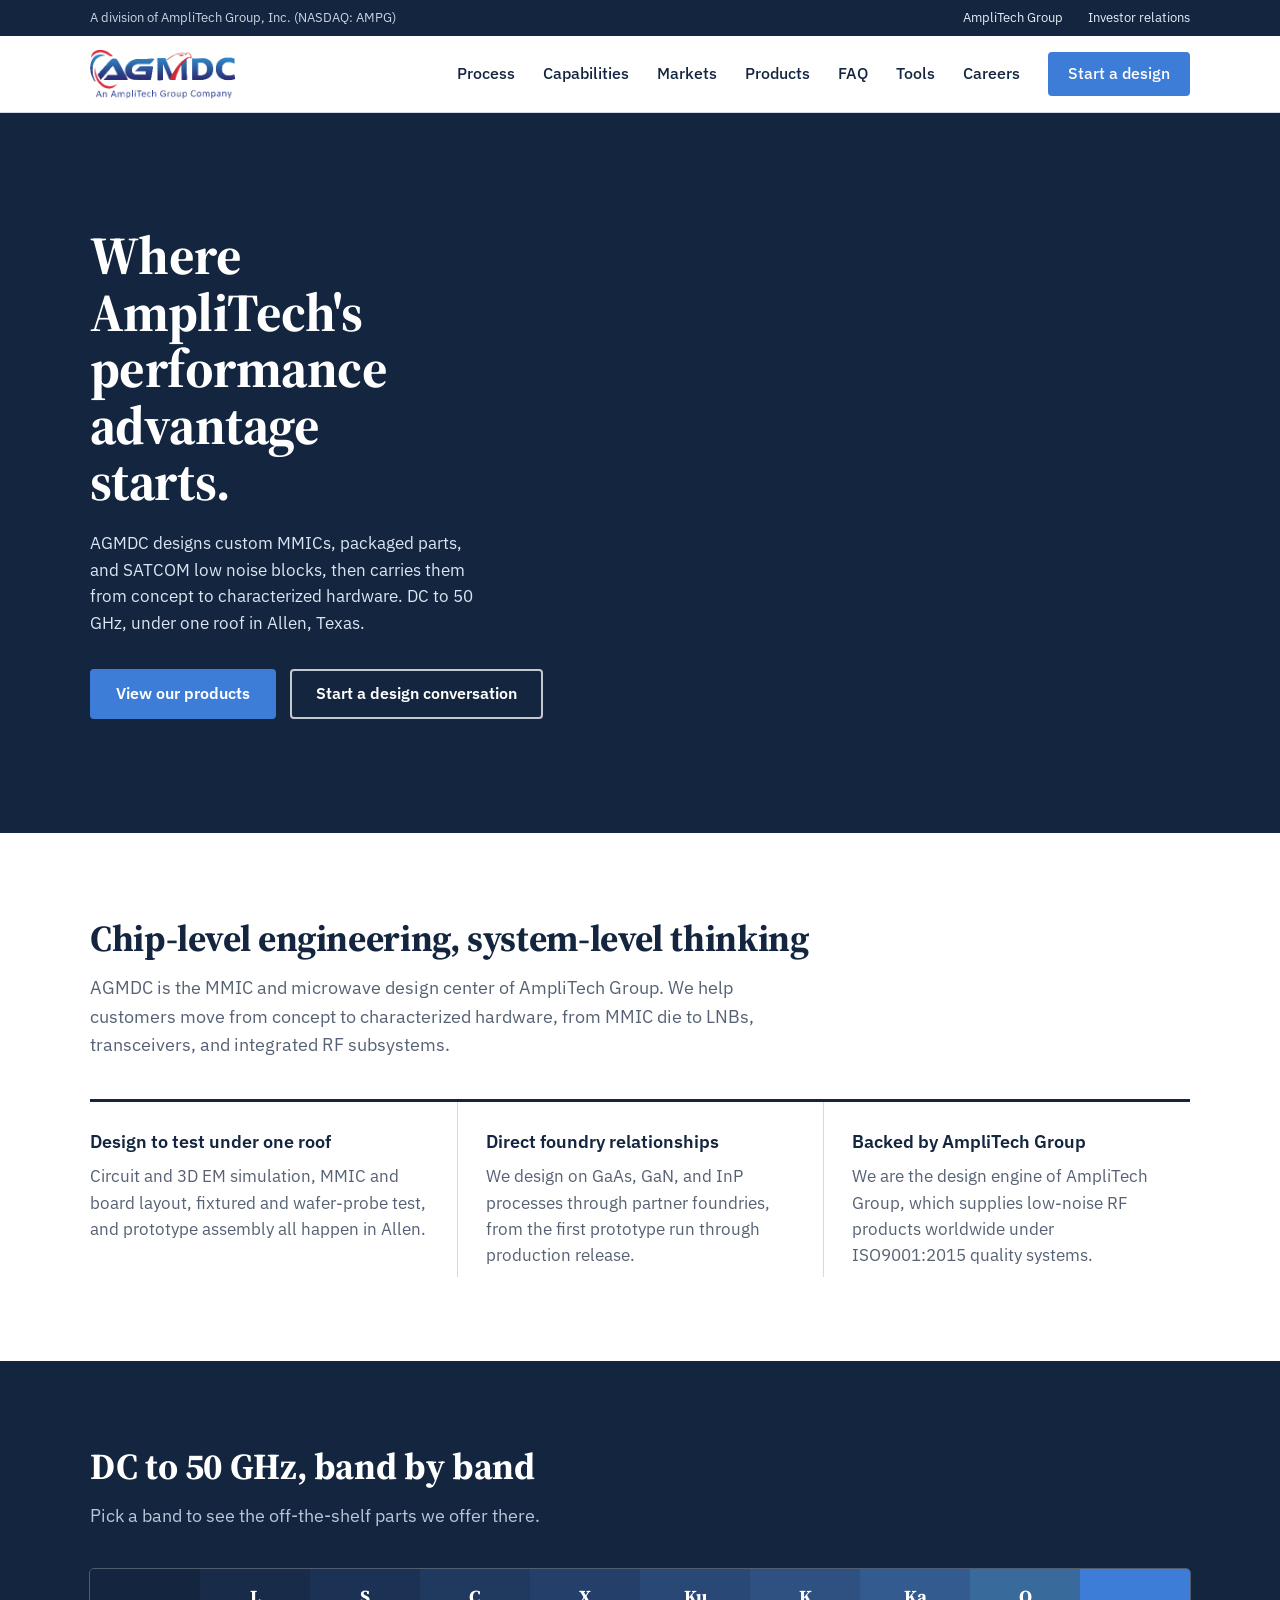
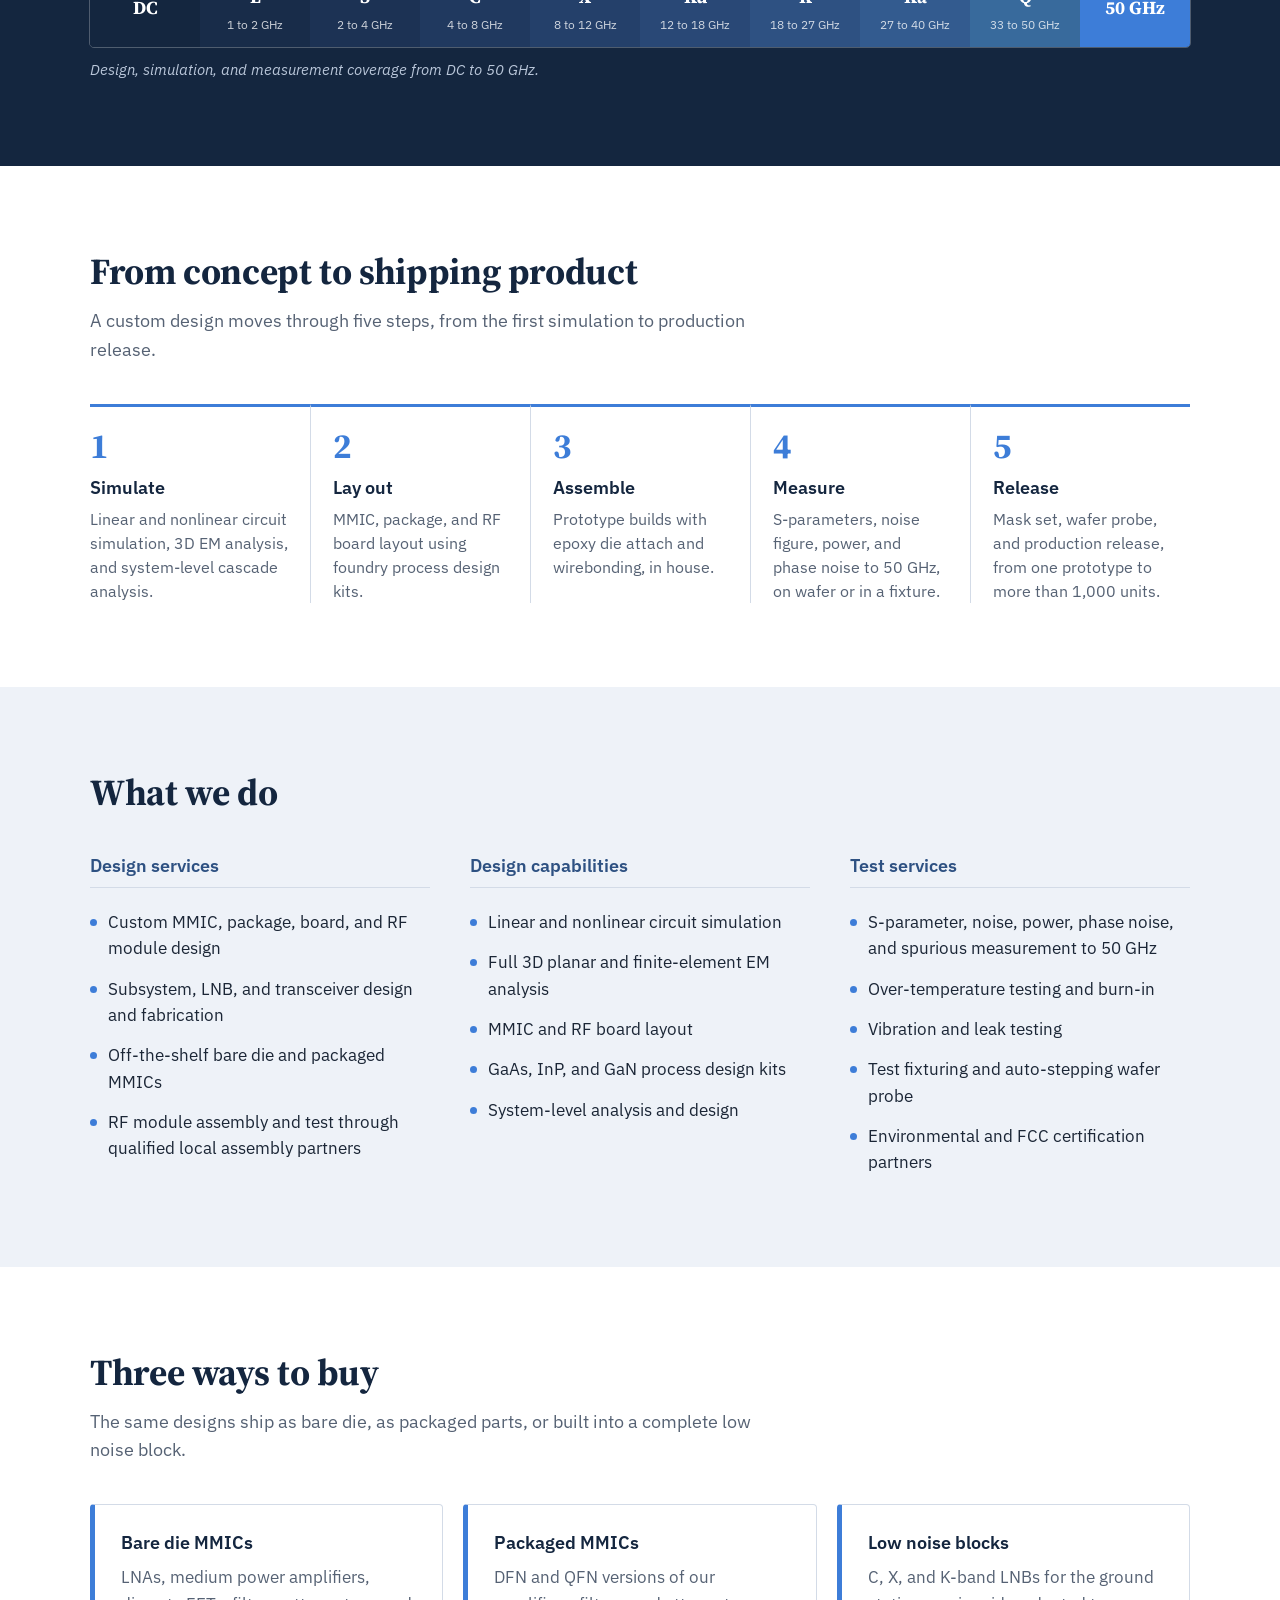
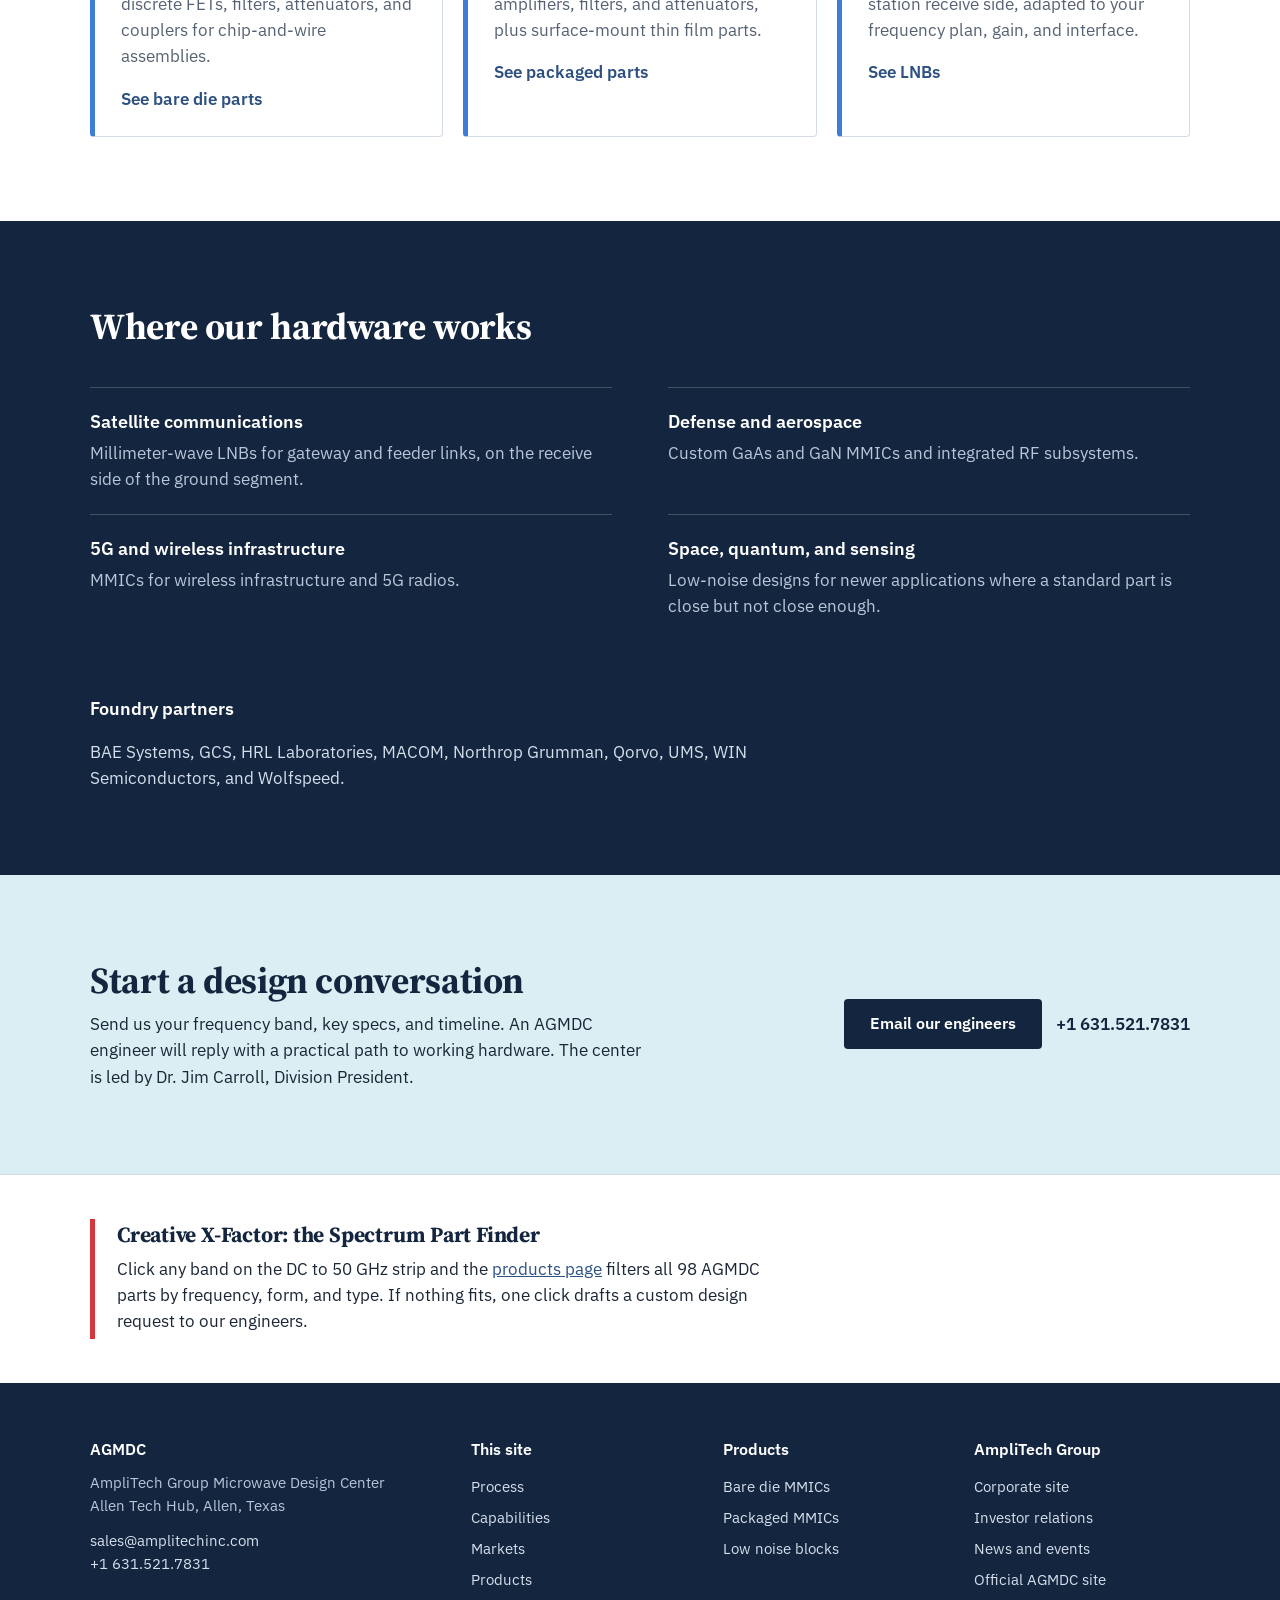
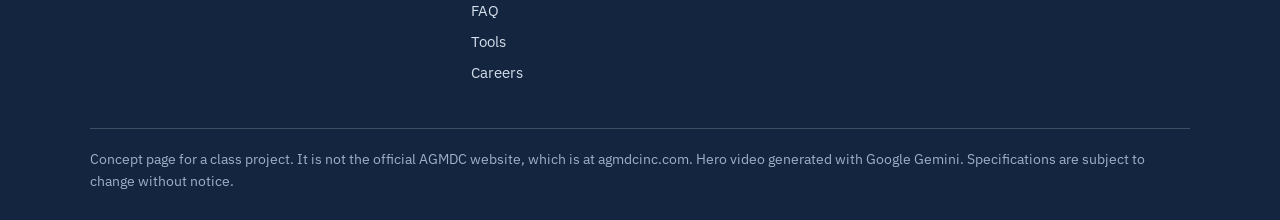
<file: index.html>
<!DOCTYPE html>
<html lang="en">
<head>
  <meta charset="utf-8">
  <meta name="viewport" content="width=device-width, initial-scale=1">
  <meta name="robots" content="noindex">
  <title>AGMDC | AmpliTech Group Microwave Design Center</title>
  <meta name="description" content="Concept page for AGMDC, the MMIC and microwave design center of AmpliTech Group. Custom MMICs, packaged parts, and SATCOM low noise blocks from concept to characterized hardware.">
  <link rel="canonical" href="https://jimcarroll-ag.github.io/AGMDC_ConceptLandingPage/">
  <link rel="preconnect" href="https://fonts.googleapis.com">
  <link rel="preconnect" href="https://fonts.gstatic.com" crossorigin>
  <link href="https://fonts.googleapis.com/css2?family=IBM+Plex+Sans:ital,wght@0,400;0,500;0,600;1,400&family=Source+Serif+4:wght@700&display=swap" rel="stylesheet">
  <link rel="stylesheet" href="styles.css">
  <!-- Structured data: company details. Keep these in step with the visible text on this page. -->
  <script type="application/ld+json">
  {
    "@context": "https://schema.org",
    "@type": "Organization",
    "@id": "https://jimcarroll-ag.github.io/AGMDC_ConceptLandingPage/#organization",
    "name": "AGMDC",
    "alternateName": "AmpliTech Group Microwave Design Center",
    "description": "AGMDC is the MMIC and microwave design center of AmpliTech Group. AGMDC designs custom MMICs, packaged parts, and SATCOM low noise blocks, then carries them from concept to characterized hardware, from DC to 50 GHz.",
    "url": "https://jimcarroll-ag.github.io/AGMDC_ConceptLandingPage/",
    "logo": "https://jimcarroll-ag.github.io/AGMDC_ConceptLandingPage/logo.png",
    "email": "sales@amplitechinc.com",
    "telephone": "+1-631-521-7831",
    "address": {
      "@type": "PostalAddress",
      "addressLocality": "Allen",
      "addressRegion": "TX",
      "addressCountry": "US"
    },
    "parentOrganization": {
      "@type": "Corporation",
      "name": "AmpliTech Group, Inc.",
      "url": "https://www.amplitechgroup.com",
      "tickerSymbol": "NASDAQ: AMPG"
    },
    "employee": {
      "@type": "Person",
      "name": "Jim Carroll",
      "honorificPrefix": "Dr.",
      "jobTitle": "Division President"
    },
    "sameAs": [
      "https://www.agmdcinc.com"
    ]
  }
  </script>
</head>
<body>

  <div class="utility">
    <div class="wrap">
      <span class="tagline">A division of AmpliTech Group, Inc. (NASDAQ: AMPG)</span>
      <span>
        <a href="https://www.amplitechgroup.com">AmpliTech Group</a>
        <a href="https://www.amplitechgroup.com/investor-relations/">Investor relations</a>
      </span>
    </div>
  </div>

  <header class="nav">
    <div class="wrap">
      <a class="nav-logo" href="index.html"><img src="logo.png" alt="AGMDC, an AmpliTech Group company"></a>
      <nav class="nav-links" aria-label="Main">
        <a class="hide-sm hide-md" href="#process">Process</a>
        <a class="hide-sm" href="#capabilities">Capabilities</a>
        <a class="hide-sm hide-md" href="#markets">Markets</a>
        <a href="products.html">Products</a>
        <a class="hide-sm" href="faq.html">FAQ</a>
        <a class="hide-sm" href="tools.html">Tools</a>
        <a class="hide-sm" href="careers.html">Careers</a>
        <a class="btn btn-primary" href="mailto:sales@amplitechinc.com?subject=AGMDC%20Design%20Consultation">Start a design</a>
      </nav>
    </div>
  </header>

  <main>

    <!-- Landing video: AI-generated with Google Gemini. Plays automatically, muted, on a loop. -->
    <section class="hero">
      <video autoplay muted loop playsinline preload="auto"
             aria-label="AI-generated video: an engineer lays out a circuit, the design becomes a packaged MMIC, and the chip links to a satellite.">
        <source src="hero.mp4" type="video/mp4">
      </video>
      <div class="wrap">
        <h1>Where AmpliTech's performance advantage starts.</h1>
        <p>AGMDC designs custom MMICs, packaged parts, and SATCOM low noise blocks, then carries them from concept to characterized hardware. DC to 50 GHz, under one roof in Allen, Texas.</p>
        <div class="hero-actions">
          <a class="btn btn-primary" href="products.html">View our products</a>
          <a class="btn btn-ghost" href="mailto:sales@amplitechinc.com?subject=AGMDC%20Design%20Consultation">Start a design conversation</a>
        </div>
      </div>
    </section>

    <section class="section">
      <div class="wrap">
        <div class="section-head">
          <h2>Chip-level engineering, system-level thinking</h2>
          <p class="lede">AGMDC is the MMIC and microwave design center of AmpliTech Group. We help customers move from concept to characterized hardware, from MMIC die to LNBs, transceivers, and integrated RF subsystems.</p>
        </div>
        <div class="pillars">
          <div class="pillar">
            <h3>Design to test under one roof</h3>
            <p>Circuit and 3D EM simulation, MMIC and board layout, fixtured and wafer-probe test, and prototype assembly all happen in Allen.</p>
          </div>
          <div class="pillar">
            <h3>Direct foundry relationships</h3>
            <p>We design on GaAs, GaN, and InP processes through partner foundries, from the first prototype run through production release.</p>
          </div>
          <div class="pillar">
            <h3>Backed by AmpliTech Group</h3>
            <p>We are the design engine of AmpliTech Group, which supplies low-noise RF products worldwide under ISO9001:2015 quality systems.</p>
          </div>
        </div>
      </div>
    </section>

    <section class="section section-navy" id="coverage">
      <div class="wrap">
        <div class="section-head">
          <h2>DC to 50 GHz, band by band</h2>
          <p class="lede">Pick a band to see the off-the-shelf parts we offer there.</p>
        </div>
        <div class="bandstrip" role="group" aria-label="Frequency bands">
          <span class="cap b0">DC</span>
          <a class="b1" href="products.html?band=L">L<small>1 to 2 GHz</small></a>
          <a class="b2" href="products.html?band=S">S<small>2 to 4 GHz</small></a>
          <a class="b3" href="products.html?band=C">C<small>4 to 8 GHz</small></a>
          <a class="b4" href="products.html?band=X">X<small>8 to 12 GHz</small></a>
          <a class="b5" href="products.html?band=Ku">Ku<small>12 to 18 GHz</small></a>
          <a class="b6" href="products.html?band=K">K<small>18 to 27 GHz</small></a>
          <a class="b7" href="products.html?band=Ka">Ka<small>27 to 40 GHz</small></a>
          <a class="b8" href="products.html?band=Q">Q<small>33 to 50 GHz</small></a>
          <span class="cap b9">50 GHz</span>
        </div>
        <p class="bandstrip-note">Design, simulation, and measurement coverage from DC to 50 GHz.</p>
      </div>
    </section>

    <section class="section" id="process">
      <div class="wrap">
        <div class="section-head">
          <h2>From concept to shipping product</h2>
          <p class="lede">A custom design moves through five steps, from the first simulation to production release.</p>
        </div>
        <ol class="steps">
          <li>
            <h3>Simulate</h3>
            <p>Linear and nonlinear circuit simulation, 3D EM analysis, and system-level cascade analysis.</p>
          </li>
          <li>
            <h3>Lay out</h3>
            <p>MMIC, package, and RF board layout using foundry process design kits.</p>
          </li>
          <li>
            <h3>Assemble</h3>
            <p>Prototype builds with epoxy die attach and wirebonding, in house.</p>
          </li>
          <li>
            <h3>Measure</h3>
            <p>S-parameters, noise figure, power, and phase noise to 50 GHz, on wafer or in a fixture.</p>
          </li>
          <li>
            <h3>Release</h3>
            <p>Mask set, wafer probe, and production release, from one prototype to more than 1,000 units.</p>
          </li>
        </ol>
      </div>
    </section>

    <section class="section section-tint" id="capabilities">
      <div class="wrap">
        <div class="section-head">
          <h2>What we do</h2>
        </div>
        <div class="lists">
          <div>
            <h3>Design services</h3>
            <ul>
              <li>Custom MMIC, package, board, and RF module design</li>
              <li>Subsystem, LNB, and transceiver design and fabrication</li>
              <li>Off-the-shelf bare die and packaged MMICs</li>
              <li>RF module assembly and test through qualified local assembly partners</li>
            </ul>
          </div>
          <div>
            <h3>Design capabilities</h3>
            <ul>
              <li>Linear and nonlinear circuit simulation</li>
              <li>Full 3D planar and finite-element EM analysis</li>
              <li>MMIC and RF board layout</li>
              <li>GaAs, InP, and GaN process design kits</li>
              <li>System-level analysis and design</li>
            </ul>
          </div>
          <div>
            <h3>Test services</h3>
            <ul>
              <li>S-parameter, noise, power, phase noise, and spurious measurement to 50 GHz</li>
              <li>Over-temperature testing and burn-in</li>
              <li>Vibration and leak testing</li>
              <li>Test fixturing and auto-stepping wafer probe</li>
              <li>Environmental and FCC certification partners</li>
            </ul>
          </div>
        </div>
      </div>
    </section>

    <section class="section" id="products">
      <div class="wrap">
        <div class="section-head">
          <h2>Three ways to buy</h2>
          <p class="lede">The same designs ship as bare die, as packaged parts, or built into a complete low noise block.</p>
        </div>
        <div class="forms">
          <a class="form-link" href="products.html?form=die">
            <h3>Bare die MMICs</h3>
            <p>LNAs, medium power amplifiers, discrete FETs, filters, attenuators, and couplers for chip-and-wire assemblies.</p>
            <span>See bare die parts</span>
          </a>
          <a class="form-link" href="products.html?form=pkg">
            <h3>Packaged MMICs</h3>
            <p>DFN and QFN versions of our amplifiers, filters, and attenuators, plus surface-mount thin film parts.</p>
            <span>See packaged parts</span>
          </a>
          <a class="form-link" href="products.html?form=lnb">
            <h3>Low noise blocks</h3>
            <p>C, X, and K-band LNBs for the ground station receive side, adapted to your frequency plan, gain, and interface.</p>
            <span>See LNBs</span>
          </a>
        </div>
      </div>
    </section>

    <section class="section section-navy" id="markets">
      <div class="wrap">
        <div class="section-head">
          <h2>Where our hardware works</h2>
        </div>
        <div class="markets">
          <div class="market">
            <h3>Satellite communications</h3>
            <p>Millimeter-wave LNBs for gateway and feeder links, on the receive side of the ground segment.</p>
          </div>
          <div class="market">
            <h3>Defense and aerospace</h3>
            <p>Custom GaAs and GaN MMICs and integrated RF subsystems.</p>
          </div>
          <div class="market">
            <h3>5G and wireless infrastructure</h3>
            <p>MMICs for wireless infrastructure and 5G radios.</p>
          </div>
          <div class="market">
            <h3>Space, quantum, and sensing</h3>
            <p>Low-noise designs for newer applications where a standard part is close but not close enough.</p>
          </div>
        </div>
        <div class="section-head" style="margin: 56px 0 0;">
          <h3>Foundry partners</h3>
          <p class="foundries">BAE Systems, GCS, HRL Laboratories, MACOM, Northrop Grumman, Qorvo, UMS, WIN Semiconductors, and Wolfspeed.</p>
        </div>
      </div>
    </section>

    <section class="section contact" id="contact">
      <div class="wrap">
        <div>
          <h2>Start a design conversation</h2>
          <p>Send us your frequency band, key specs, and timeline. An AGMDC engineer will reply with a practical path to working hardware. The center is led by Dr. Jim Carroll, Division President.</p>
        </div>
        <div class="contact-actions">
          <a class="btn btn-navy" href="mailto:sales@amplitechinc.com?subject=AGMDC%20Design%20Consultation">Email our engineers</a>
          <a class="phone" href="tel:+16315217831">+1 631.521.7831</a>
        </div>
      </div>
    </section>

    <!-- Lab 5 requirement: brief description (under 50 words) of the Creative X-Factor. -->
    <section class="xfactor" id="x-factor">
      <div class="wrap">
        <div class="box">
          <h2>Creative X-Factor: the Spectrum Part Finder</h2>
          <p>Click any band on the DC to 50 GHz strip and the <a href="products.html">products page</a> filters all 98 AGMDC parts by frequency, form, and type. If nothing fits, one click drafts a custom design request to our engineers.</p>
        </div>
      </div>
    </section>

  </main>

  <footer class="footer">
    <div class="wrap">
      <div class="footer-grid">
        <div>
          <h3>AGMDC</h3>
          <p>AmpliTech Group Microwave Design Center<br>Allen Tech Hub, Allen, Texas</p>
          <p style="margin-top:12px;"><a href="mailto:sales@amplitechinc.com">sales@amplitechinc.com</a><br><a href="tel:+16315217831">+1 631.521.7831</a></p>
        </div>
        <div>
          <h3>This site</h3>
          <ul>
            <li><a href="#process">Process</a></li>
            <li><a href="#capabilities">Capabilities</a></li>
            <li><a href="#markets">Markets</a></li>
            <li><a href="products.html">Products</a></li>
            <li><a href="faq.html">FAQ</a></li>
            <li><a href="tools.html">Tools</a></li>
            <li><a href="careers.html">Careers</a></li>
          </ul>
        </div>
        <div>
          <h3>Products</h3>
          <ul>
            <li><a href="products.html?form=die">Bare die MMICs</a></li>
            <li><a href="products.html?form=pkg">Packaged MMICs</a></li>
            <li><a href="products.html?form=lnb">Low noise blocks</a></li>
          </ul>
        </div>
        <div>
          <h3>AmpliTech Group</h3>
          <ul>
            <li><a href="https://www.amplitechgroup.com">Corporate site</a></li>
            <li><a href="https://www.amplitechgroup.com/investor-relations/">Investor relations</a></li>
            <li><a href="https://www.amplitechgroup.com/news-and-events/">News and events</a></li>
            <li><a href="https://www.agmdcinc.com">Official AGMDC site</a></li>
          </ul>
        </div>
      </div>
      <p class="footer-note">Concept page for a class project. It is not the official AGMDC website, which is at agmdcinc.com. Hero video generated with Google Gemini. Specifications are subject to change without notice.</p>
    </div>
  </footer>

  <!-- Chatling chatbot (Lab 3 bot), floating chat widget -->
  <script> window.chtlConfig = { chatbotId: "2329735411" } </script>
  <script async data-id="2329735411" id="chtl-script" type="text/javascript" src="https://chatling.ai/js/embed.js"></script>
  <script>
    // Belt and braces for autoplay: some browsers need an explicit play() call.
    (function () {
      var v = document.querySelector(".hero video");
      if (!v) return;
      v.muted = true;
      var p = v.play();
      if (p && p.catch) p.catch(function () {});
    })();
  </script>
</body>
</html>
</file>
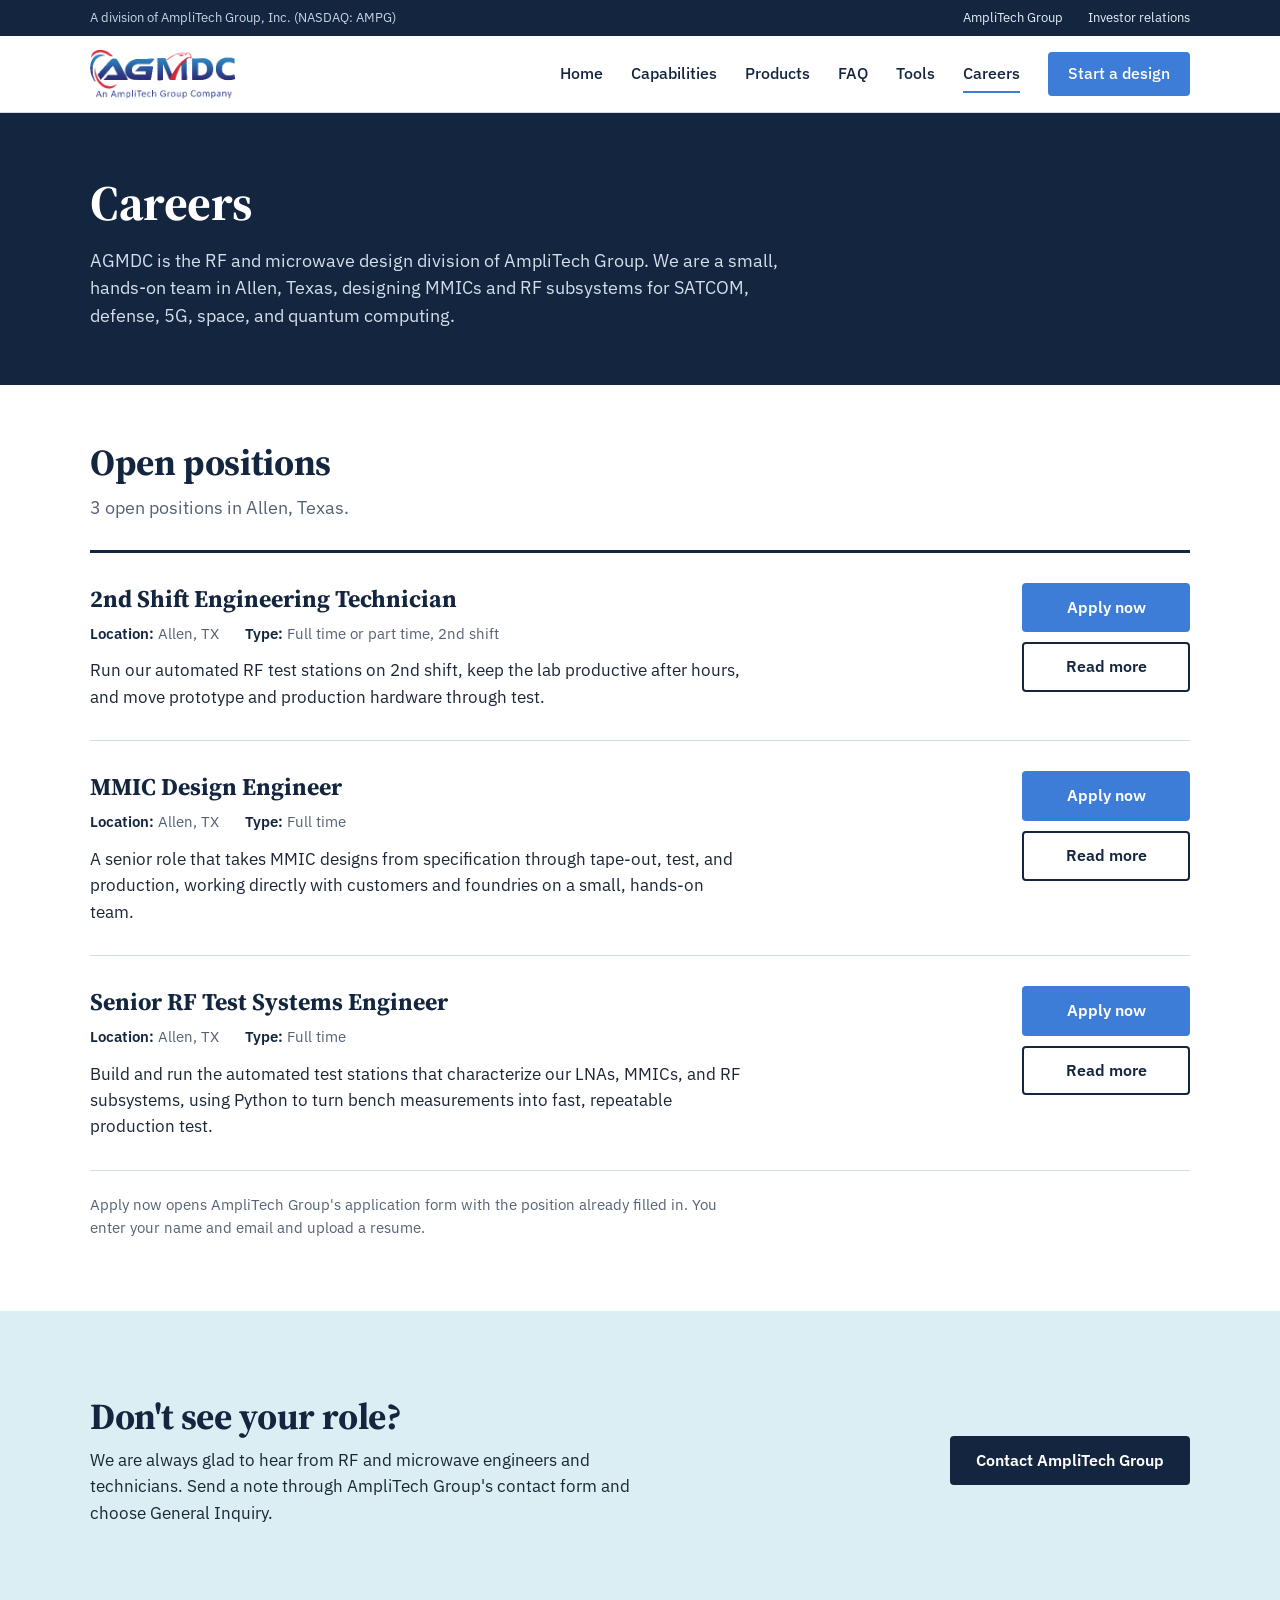
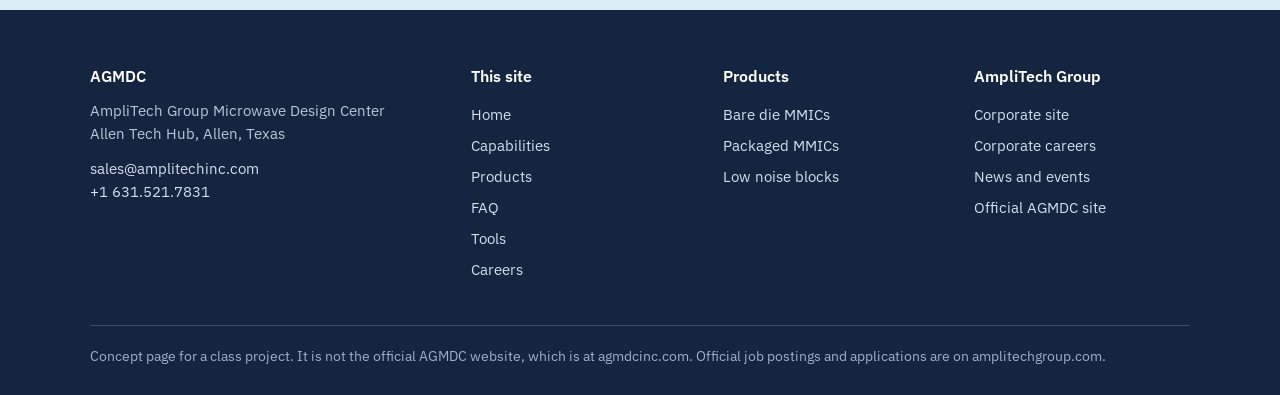
<file: careers.html>
<!DOCTYPE html>
<html lang="en">
<head>
  <meta charset="utf-8">
  <meta name="viewport" content="width=device-width, initial-scale=1">
  <meta name="robots" content="noindex">
  <title>Careers | AGMDC</title>
  <meta name="description" content="Open positions at AGMDC, the RF and microwave design division of AmpliTech Group, in Allen, Texas.">
  <link rel="canonical" href="https://jimcarroll-ag.github.io/AGMDC_ConceptLandingPage/careers.html">
  <link rel="preconnect" href="https://fonts.googleapis.com">
  <link rel="preconnect" href="https://fonts.gstatic.com" crossorigin>
  <link href="https://fonts.googleapis.com/css2?family=IBM+Plex+Sans:ital,wght@0,400;0,500;0,600;1,400&family=Source+Serif+4:wght@700&display=swap" rel="stylesheet">
  <link rel="stylesheet" href="styles.css">
</head>
<body>

  <div class="utility">
    <div class="wrap">
      <span class="tagline">A division of AmpliTech Group, Inc. (NASDAQ: AMPG)</span>
      <span>
        <a href="https://www.amplitechgroup.com">AmpliTech Group</a>
        <a href="https://www.amplitechgroup.com/investor-relations/">Investor relations</a>
      </span>
    </div>
  </div>

  <header class="nav">
    <div class="wrap">
      <a class="nav-logo" href="index.html"><img src="logo.png" alt="AGMDC, an AmpliTech Group company"></a>
      <nav class="nav-links" aria-label="Main">
        <a class="hide-sm" href="index.html">Home</a>
        <a class="hide-sm hide-md" href="index.html#capabilities">Capabilities</a>
        <a href="products.html">Products</a>
        <a class="hide-sm" href="faq.html">FAQ</a>
        <a class="hide-sm" href="tools.html">Tools</a>
        <a href="careers.html" aria-current="page">Careers</a>
        <a class="btn btn-primary hide-sm" href="mailto:sales@amplitechinc.com?subject=AGMDC%20Design%20Consultation">Start a design</a>
      </nav>
    </div>
  </header>

  <main>

    <section class="page-head">
      <div class="wrap">
        <h1>Careers</h1>
        <p>AGMDC is the RF and microwave design division of AmpliTech Group. We are a small, hands-on team in Allen, Texas, designing MMICs and RF subsystems for SATCOM, defense, 5G, space, and quantum computing.</p>
      </div>
    </section>

    <section class="openings">
      <div class="wrap">
        <h2>Open positions</h2>
        <p class="lede" id="job-count" aria-live="polite">Loading open positions.</p>

        <div class="job-list" id="job-list">
          <noscript>
            <ul>
            <li><a href="job-2nd-shift-engineering-technician.html">2nd Shift Engineering Technician</a></li>
            <li><a href="job-mmic-design-engineer.html">MMIC Design Engineer</a></li>
            <li><a href="job-senior-rf-test-systems-engineer.html">Senior RF Test Systems Engineer</a></li>
            </ul>
          </noscript>
        </div>

        <p class="apply-note">Apply now opens AmpliTech Group's application form with the position already filled in. You enter your name and email and upload a resume.</p>
      </div>
    </section>

    <section class="section contact">
      <div class="wrap">
        <div>
          <h2>Don't see your role?</h2>
          <p>We are always glad to hear from RF and microwave engineers and technicians. Send a note through AmpliTech Group's contact form and choose General Inquiry.</p>
        </div>
        <div class="contact-actions">
          <a class="btn btn-navy" target="_blank" rel="noopener" href="https://www.amplitechgroup.com/contact-us/">Contact AmpliTech Group</a>
        </div>
      </div>
    </section>

  </main>

  <script>
  /* ------------------------------------------------------------------
     OPEN POSITIONS
     Each job is its own file. This page opens each file in the list
     below and builds its card from that file, so the job text only
     lives in one place.

       To take a job down:  delete its file from the repo. Its card
                            disappears. (Removing its line below is tidy
                            but not required.)
       To add a job:        copy one of the job files, edit it, upload
                            it, and add its file name to this list.
       To change a job:     edit that job's file. Nothing to change here.
     ------------------------------------------------------------------ */
  const JOB_FILES = [
      "job-2nd-shift-engineering-technician.html",
      "job-mmic-design-engineer.html",
      "job-senior-rf-test-systems-engineer.html"
  ];

  (function () {
    const list = document.getElementById("job-list");
    const count = document.getElementById("job-count");

    function text(doc, selector) {
      const node = doc.querySelector(selector);
      return node ? node.textContent.trim() : "";
    }

    async function loadJob(file) {
      try {
        const res = await fetch(file, { cache: "no-cache" });
        if (!res.ok) return null;                       // file deleted: skip it
        const doc = new DOMParser().parseFromString(await res.text(), "text/html");
        const job = doc.querySelector(".job");
        if (!job) return null;
        const apply = doc.querySelector("a.job-apply");
        return {
          file: file,
          title: text(doc, "h1"),
          summary: text(doc, ".job-summary"),
          location: job.dataset.location || "",
          type: job.dataset.type || "",
          apply: apply ? apply.getAttribute("href") : ""
        };
      } catch (err) {
        return null;
      }
    }

    function el(tag, className, content) {
      const node = document.createElement(tag);
      if (className) node.className = className;
      if (content) node.textContent = content;
      return node;
    }

    function card(job) {
      const item = el("div", "job-card");

      const main = el("div");
      const h3 = el("h3");
      const titleLink = el("a", "", job.title);
      titleLink.href = job.file;
      h3.appendChild(titleLink);
      main.appendChild(h3);

      const facts = el("ul", "job-facts");
      [["Location", job.location], ["Type", job.type]].forEach(function (pair) {
        if (!pair[1]) return;
        const li = el("li");
        li.appendChild(el("strong", "", pair[0] + ": "));
        li.appendChild(document.createTextNode(pair[1]));
        facts.appendChild(li);
      });
      main.appendChild(facts);
      if (job.summary) main.appendChild(el("p", "", job.summary));
      item.appendChild(main);

      const actions = el("div", "actions");
      if (job.apply) {
        const apply = el("a", "btn btn-primary", "Apply now");
        apply.href = job.apply;
        apply.target = "_blank";
        apply.rel = "noopener";
        actions.appendChild(apply);
      }
      const more = el("a", "btn btn-outline", "Read more");
      more.href = job.file;
      actions.appendChild(more);
      item.appendChild(actions);
      return item;
    }

    Promise.all(JOB_FILES.map(loadJob)).then(function (results) {
      const jobs = results.filter(Boolean);
      list.innerHTML = "";

      if (jobs.length) {
        jobs.forEach(function (job) { list.appendChild(card(job)); });
        count.textContent = jobs.length + (jobs.length === 1 ? " open position" : " open positions") +
                            " in Allen, Texas.";
        return;
      }

      if (location.protocol === "file:") {
        // Opened straight from a computer: browsers block the page from reading the job files.
        count.textContent = "Job cards load when the site is viewed on GitHub. Until then, here are the job files:";
        const ul = el("ul", "job-fallback");
        JOB_FILES.forEach(function (file) {
          const li = el("li");
          const a = el("a", "", file);
          a.href = file;
          li.appendChild(a);
          ul.appendChild(li);
        });
        list.appendChild(ul);
        return;
      }

      count.textContent = "There are no open positions right now.";
      list.appendChild(el("p", "job-empty", "Check back soon, or use the contact form below to introduce yourself."));
    });
  })();
  </script>

  <footer class="footer">
    <div class="wrap">
      <div class="footer-grid">
        <div>
          <h3>AGMDC</h3>
          <p>AmpliTech Group Microwave Design Center<br>Allen Tech Hub, Allen, Texas</p>
          <p style="margin-top:12px;"><a href="mailto:sales@amplitechinc.com">sales@amplitechinc.com</a><br><a href="tel:+16315217831">+1 631.521.7831</a></p>
        </div>
        <div>
          <h3>This site</h3>
          <ul>
            <li><a href="index.html">Home</a></li>
            <li><a href="index.html#capabilities">Capabilities</a></li>
            <li><a href="products.html">Products</a></li>
            <li><a href="faq.html">FAQ</a></li>
            <li><a href="tools.html">Tools</a></li>
            <li><a href="careers.html">Careers</a></li>
          </ul>
        </div>
        <div>
          <h3>Products</h3>
          <ul>
            <li><a href="products.html?form=die">Bare die MMICs</a></li>
            <li><a href="products.html?form=pkg">Packaged MMICs</a></li>
            <li><a href="products.html?form=lnb">Low noise blocks</a></li>
          </ul>
        </div>
        <div>
          <h3>AmpliTech Group</h3>
          <ul>
            <li><a href="https://www.amplitechgroup.com">Corporate site</a></li>
            <li><a href="https://www.amplitechgroup.com/careers/">Corporate careers</a></li>
            <li><a href="https://www.amplitechgroup.com/news-and-events/">News and events</a></li>
            <li><a href="https://www.agmdcinc.com">Official AGMDC site</a></li>
          </ul>
        </div>
      </div>
      <p class="footer-note">Concept page for a class project. It is not the official AGMDC website, which is at agmdcinc.com. Official job postings and applications are on amplitechgroup.com.</p>
    </div>
  </footer>

  <!-- Chatling chatbot (Lab 3 bot), floating chat widget -->
  <script> window.chtlConfig = { chatbotId: "2329735411" } </script>
  <script async data-id="2329735411" id="chtl-script" type="text/javascript" src="https://chatling.ai/js/embed.js"></script>
</body>
</html>
</file>
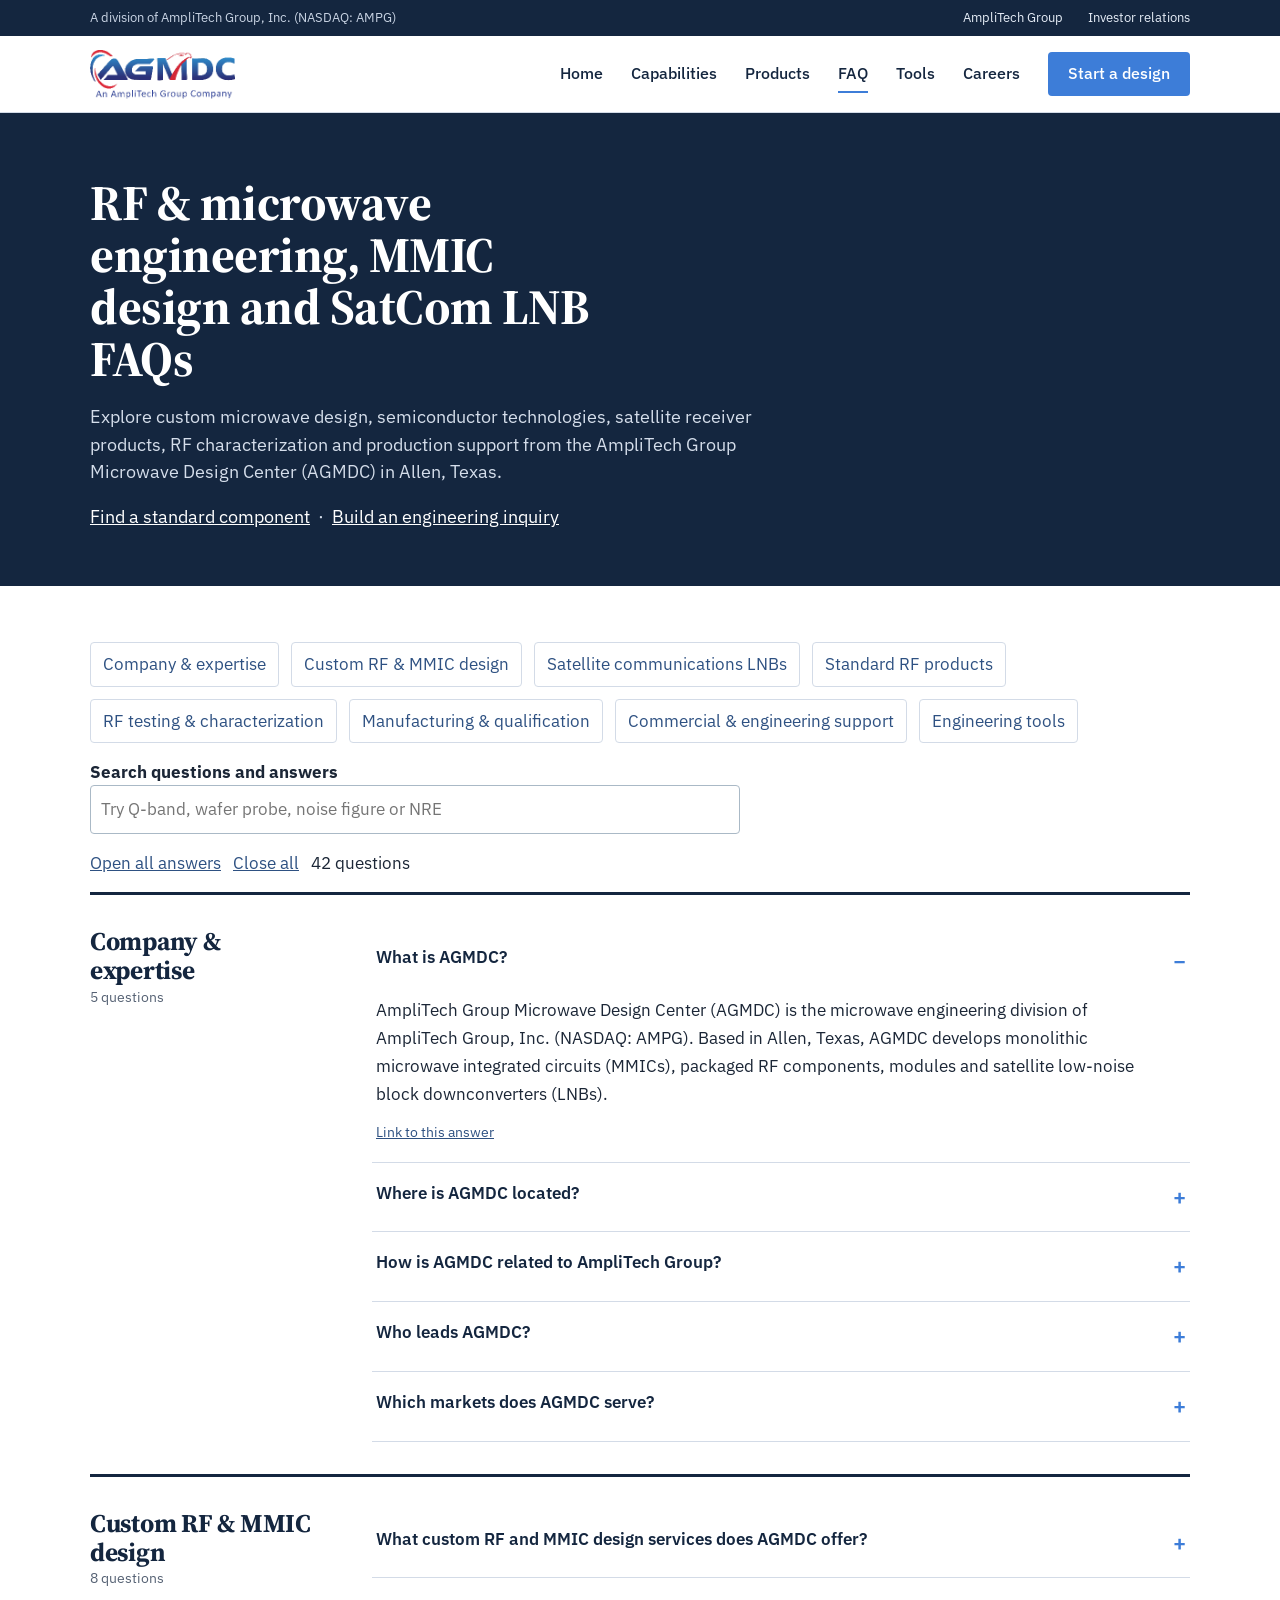
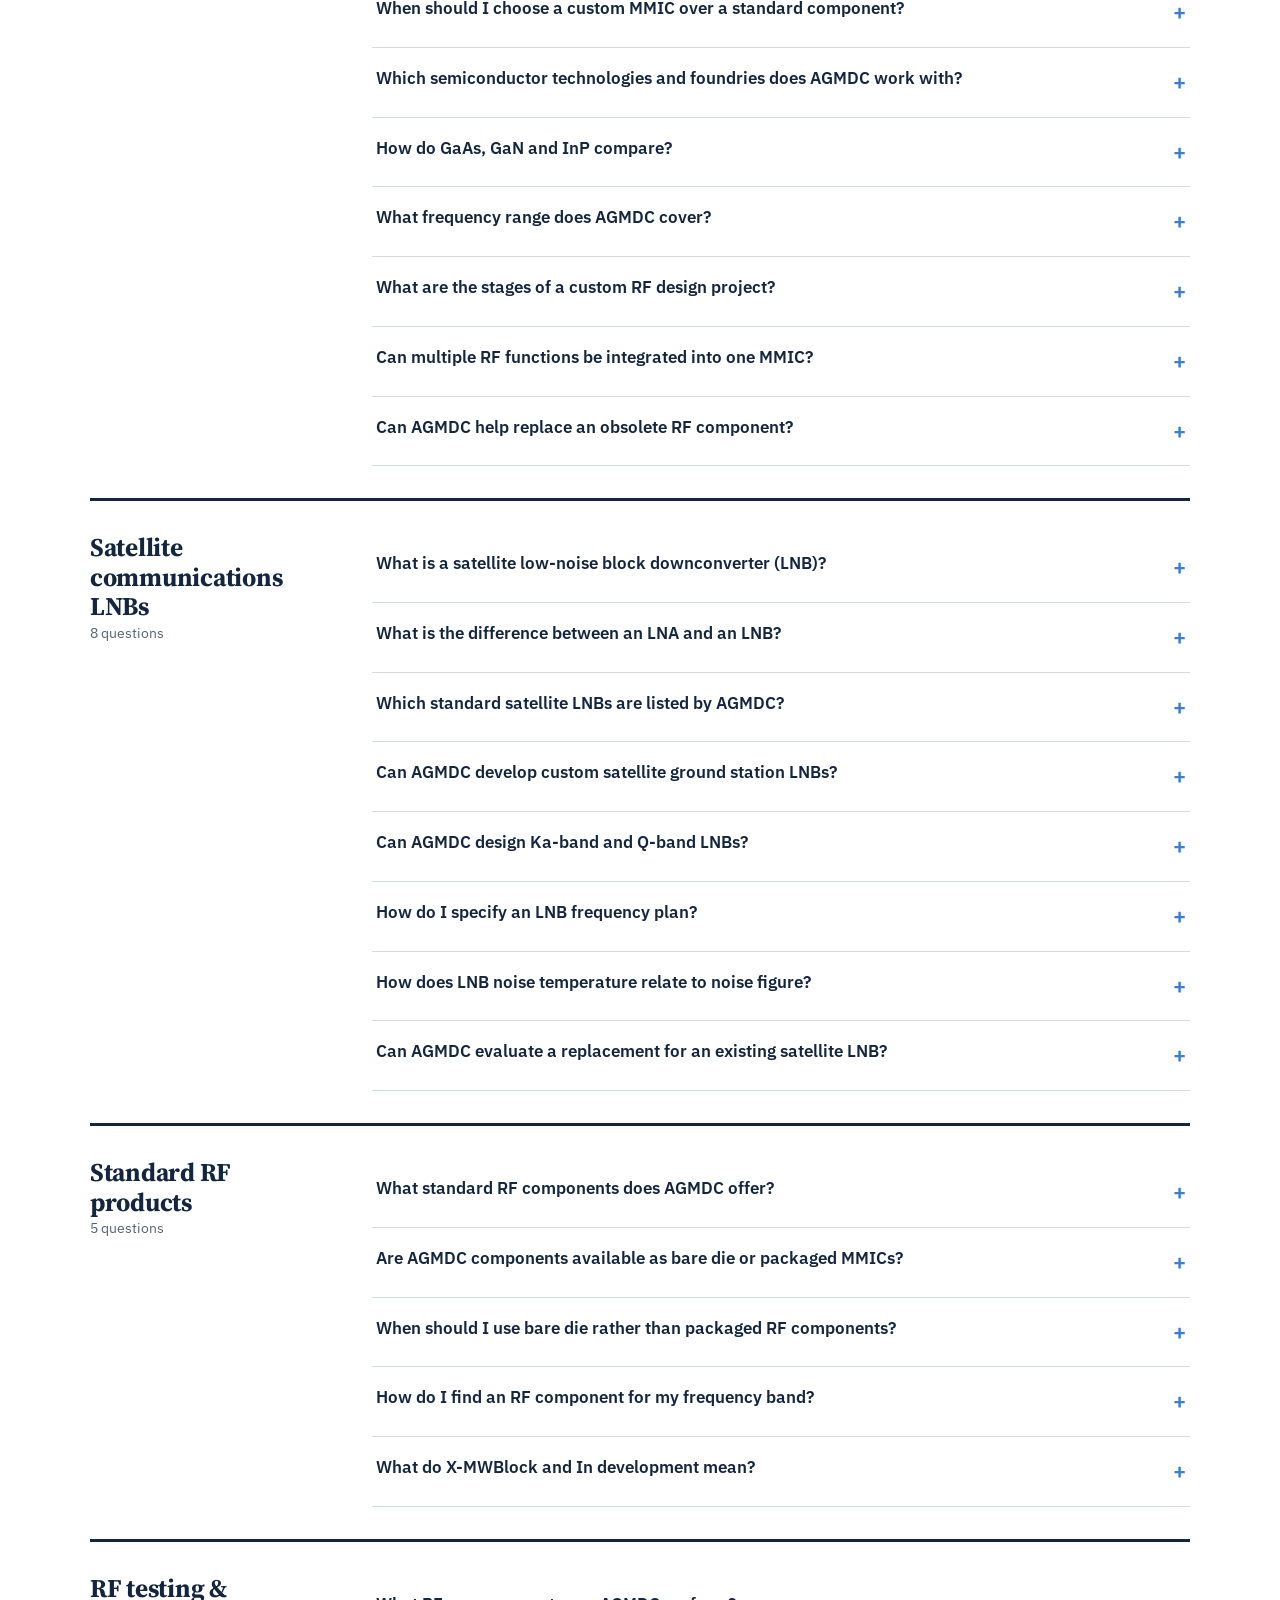
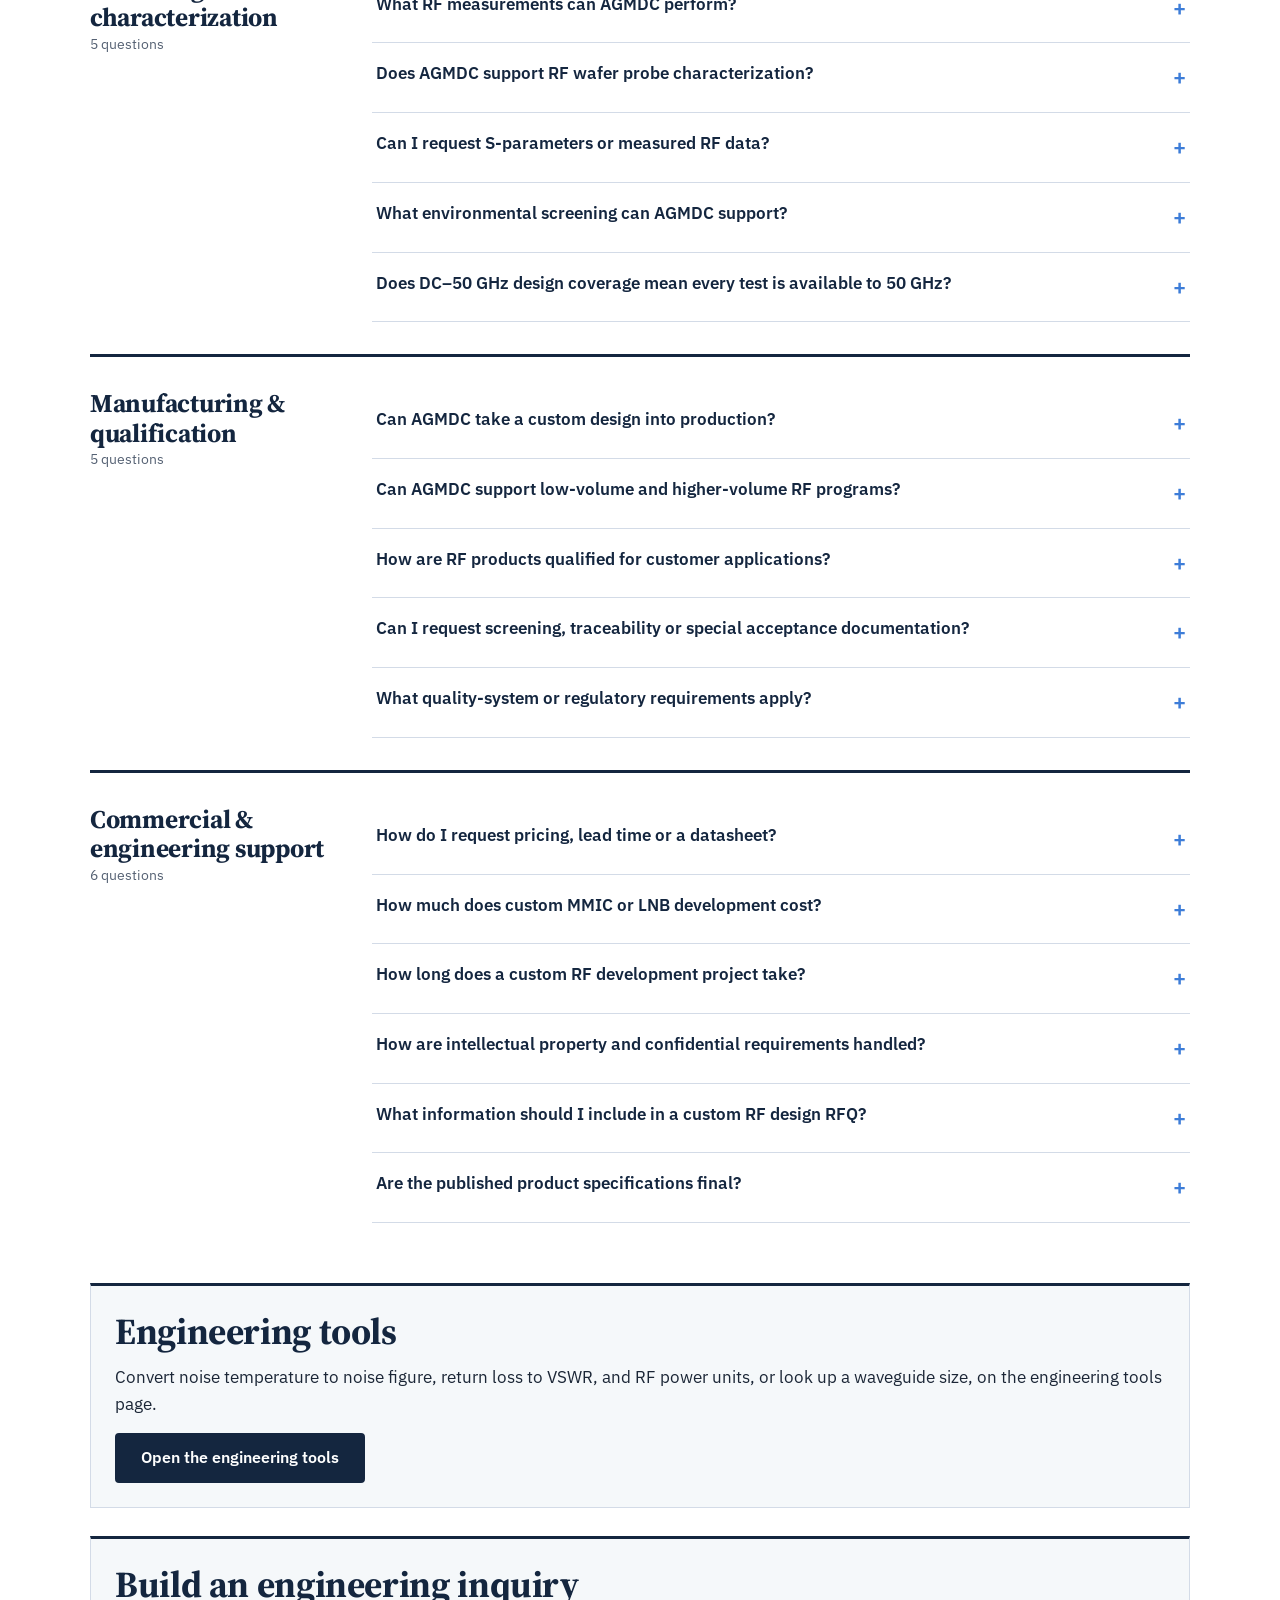
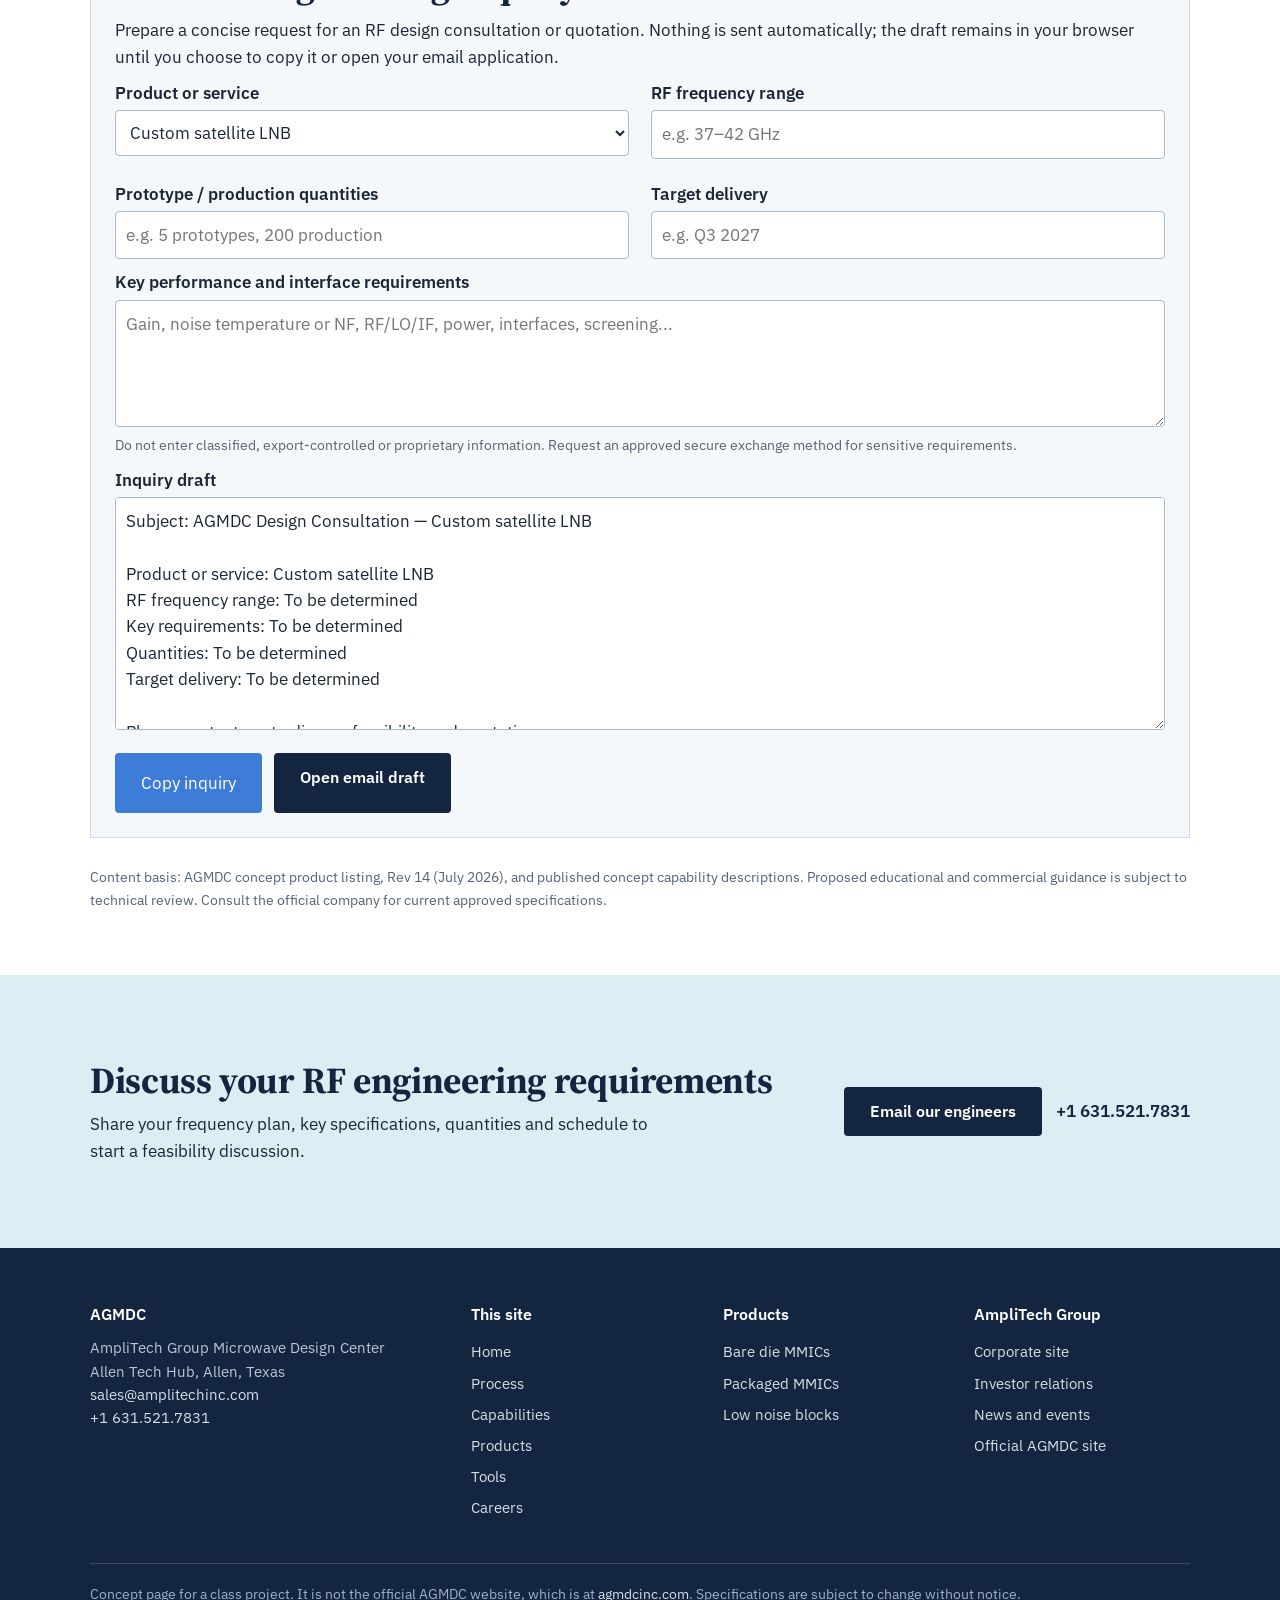
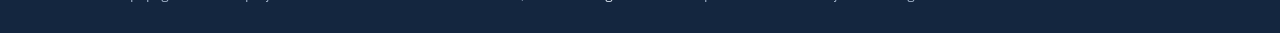
<file: faq.html>
<!DOCTYPE html><html lang="en"><head><meta charset="utf-8"><meta name="viewport" content="width=device-width, initial-scale=1">
<!-- Class project: retain noindex until approved for official publication. -->
<meta name="robots" content="noindex"><title>RF &amp; Microwave Engineering, MMIC Design and SatCom LNB FAQs | AGMDC</title><meta name="description" content="Explore AGMDC custom RF and microwave engineering, GaAs and GaN MMIC design, satellite LNBs, RF testing, production and engineering RFQ guidance in Allen, Texas."><link rel="canonical" href="https://jimcarroll-ag.github.io/AGMDC_ConceptLandingPage/faq.html"><meta property="og:type" content="website"><meta property="og:title" content="RF &amp; Microwave Engineering, MMIC Design and SatCom LNB FAQs | AGMDC"><meta property="og:description" content="Explore AGMDC custom RF and microwave engineering, GaAs and GaN MMIC design, satellite LNBs, RF testing, production and engineering RFQ guidance in Allen, Texas."><meta property="og:url" content="https://jimcarroll-ag.github.io/AGMDC_ConceptLandingPage/faq.html">
<link rel="preconnect" href="https://fonts.googleapis.com"><link rel="preconnect" href="https://fonts.gstatic.com" crossorigin><link href="https://fonts.googleapis.com/css2?family=IBM+Plex+Sans:ital,wght@0,400;0,500;0,600;1,400&family=Source+Serif+4:wght@700&display=swap" rel="stylesheet"><link rel="stylesheet" href="styles.css">
<style>
.faq{padding:40px 0 64px} .faq-group{display:grid;grid-template-columns:240px minmax(0,1fr);gap:12px 42px;padding:32px 0;border-top:3px solid var(--navy,#122b45)} .faq-group h2{font-size:1.6rem} .count,.faq-note,.permalink{font-size:.9rem;color:var(--muted,#536475)} .faq details{border-bottom:1px solid var(--line,#d5dce2);scroll-margin-top:110px} .faq summary{cursor:pointer;list-style:none;display:flex;justify-content:space-between;gap:16px;padding:17px 4px;font-weight:600;color:var(--navy,#122b45);font-size:1.06rem} .faq summary::-webkit-details-marker{display:none} .faq summary:after{content:"+";font-size:1.4rem;color:var(--blue,#236c9e)} .faq details[open] summary:after{content:"−"} .answer{padding:0 4px 18px;max-width:80ch;line-height:1.65} .permalink{margin-top:12px} .faq-tools,.topic-links{display:flex;flex-wrap:wrap;gap:12px;align-items:center;margin:16px 0} .topic-links a{border:1px solid var(--line,#d5dce2);padding:8px 12px;border-radius:4px;text-decoration:none} .faq-search{width:100%;max-width:650px} .faq input,.faq select,.faq textarea{font:inherit;color:var(--ink,#172b40);background:#fff;border:1px solid #aab9c6;border-radius:4px;padding:10px;width:100%;box-sizing:border-box} .faq button{cursor:pointer;font:inherit} .faq button:focus-visible,.faq a:focus-visible,.faq summary:focus-visible{outline:3px solid #2879ae;outline-offset:3px} .faq [hidden]{display:none!important} .faq-panel{border:1px solid var(--line,#d5dce2);border-top:3px solid var(--navy,#122b45);padding:24px;margin:28px 0;background:#f5f8fa} .faq-panel h2{margin-bottom:12px} .faq-panel label{display:block;font-weight:600;margin:10px 0 4px} .faq-grid{display:grid;grid-template-columns:repeat(2,minmax(0,1fr));gap:12px 22px} .faq-panel output{font-weight:600;font-size:1.35rem;color:var(--navy,#122b45)} .table-scroll{overflow-x:auto;margin:14px 0} .faq table{border-collapse:collapse;width:100%;font-size:.94rem} .faq th,.faq td{padding:9px;border:1px solid #d5dce2;text-align:left} .faq th{background:#edf2f6} .faq table caption{text-align:left;font-weight:600;margin-bottom:8px} .faq section{scroll-margin-top:110px} .faq-actions{display:flex;gap:12px;flex-wrap:wrap;margin-top:16px} @media(max-width:860px){.faq-group,.faq-grid{grid-template-columns:1fr} .faq-panel{padding:16px}} @media print{.nav,.utility,.faq-tools,.topic-links,.faq-actions,.permalink{display:none}}
</style><script type="application/ld+json">{
  "@context": "https://schema.org",
  "@type": "FAQPage",
  "@id": "https://jimcarroll-ag.github.io/AGMDC_ConceptLandingPage/faq.html#faq",
  "url": "https://jimcarroll-ag.github.io/AGMDC_ConceptLandingPage/faq.html",
  "name": "RF & Microwave Engineering, MMIC Design and SatCom LNB FAQs | AGMDC",
  "description": "Explore AGMDC custom RF and microwave engineering, GaAs and GaN MMIC design, satellite LNBs, RF testing, production and engineering RFQ guidance in Allen, Texas.",
  "about": {
    "@type": "Organization",
    "name": "AmpliTech Group Microwave Design Center",
    "alternateName": "AGMDC",
    "url": "https://www.agmdcinc.com",
    "parentOrganization": {
      "@type": "Organization",
      "name": "AmpliTech Group, Inc.",
      "url": "https://www.amplitechgroup.com"
    }
  },
  "mainEntity": [
    {
      "@type": "Question",
      "@id": "https://jimcarroll-ag.github.io/AGMDC_ConceptLandingPage/faq.html#about-agmdc",
      "name": "What is AGMDC?",
      "acceptedAnswer": {
        "@type": "Answer",
        "text": "AmpliTech Group Microwave Design Center (AGMDC) is the microwave engineering division of AmpliTech Group, Inc. (NASDAQ: AMPG). Based in Allen, Texas, AGMDC develops monolithic microwave integrated circuits (MMICs), packaged RF components, modules and satellite low-noise block downconverters (LNBs)."
      }
    },
    {
      "@type": "Question",
      "@id": "https://jimcarroll-ag.github.io/AGMDC_ConceptLandingPage/faq.html#location",
      "name": "Where is AGMDC located?",
      "acceptedAnswer": {
        "@type": "Answer",
        "text": "AGMDC operates at Allen Tech Hub in Allen, Texas, in the Dallas Telecom Corridor. The center supports circuit simulation, layout, prototype assembly and RF characterization."
      }
    },
    {
      "@type": "Question",
      "@id": "https://jimcarroll-ag.github.io/AGMDC_ConceptLandingPage/faq.html#parent-company",
      "name": "How is AGMDC related to AmpliTech Group?",
      "acceptedAnswer": {
        "@type": "Answer",
        "text": "AGMDC is a division of AmpliTech Group, not an independent company. Visit the <a href=\"https://www.amplitechgroup.com\">corporate website</a> for official company and quality-system information."
      }
    },
    {
      "@type": "Question",
      "@id": "https://jimcarroll-ag.github.io/AGMDC_ConceptLandingPage/faq.html#leadership",
      "name": "Who leads AGMDC?",
      "acceptedAnswer": {
        "@type": "Answer",
        "text": "Dr. Jim Carroll serves as Division President of AGMDC. The center brings together microwave circuit, system design, assembly and test expertise."
      }
    },
    {
      "@type": "Question",
      "@id": "https://jimcarroll-ag.github.io/AGMDC_ConceptLandingPage/faq.html#markets",
      "name": "Which markets does AGMDC serve?",
      "acceptedAnswer": {
        "@type": "Answer",
        "text": "Applications include satellite ground terminals, aerospace and defense electronics, wireless infrastructure and 5G. Space, sensing and quantum applications may also be evaluated; application-specific qualification and flight heritage must be confirmed separately."
      }
    },
    {
      "@type": "Question",
      "@id": "https://jimcarroll-ag.github.io/AGMDC_ConceptLandingPage/faq.html#custom-mmic-design",
      "name": "What custom RF and MMIC design services does AGMDC offer?",
      "acceptedAnswer": {
        "@type": "Answer",
        "text": "AGMDC develops custom MMICs, microwave packages, RF circuit boards, modules and integrated receiver or transceiver subsystems. Projects can include circuit design, electromagnetic simulation, prototype assembly and characterization. See <a href=\"index.html#capabilities\">engineering capabilities</a>."
      }
    },
    {
      "@type": "Question",
      "@id": "https://jimcarroll-ag.github.io/AGMDC_ConceptLandingPage/faq.html#custom-vs-standard",
      "name": "When should I choose a custom MMIC over a standard component?",
      "acceptedAnswer": {
        "@type": "Answer",
        "text": "A custom MMIC can make sense when commercial parts cannot meet frequency, noise, gain, power, size or integration requirements. Compare development cost, fabrication schedule, production volume and lifecycle risk against a standard-component solution. AGMDC can help evaluate both approaches."
      }
    },
    {
      "@type": "Question",
      "@id": "https://jimcarroll-ag.github.io/AGMDC_ConceptLandingPage/faq.html#semiconductor-processes",
      "name": "Which semiconductor technologies and foundries does AGMDC work with?",
      "acceptedAnswer": {
        "@type": "Answer",
        "text": "AGMDC has design experience with gallium arsenide (GaAs), gallium nitride (GaN) and indium phosphide (InP) process design kits. Foundry selection depends on performance, process availability, cost and program restrictions. Confirm current foundry access for your project."
      }
    },
    {
      "@type": "Question",
      "@id": "https://jimcarroll-ag.github.io/AGMDC_ConceptLandingPage/faq.html#process-selection",
      "name": "How do GaAs, GaN and InP compare?",
      "acceptedAnswer": {
        "@type": "Answer",
        "text": "GaAs is commonly used for low-noise and general microwave circuits; GaN offers high power density and voltage capability; InP can be attractive for very high-frequency and low-noise receivers. The best choice depends on the actual process, frequency, thermal constraints and economics."
      }
    },
    {
      "@type": "Question",
      "@id": "https://jimcarroll-ag.github.io/AGMDC_ConceptLandingPage/faq.html#frequency-range",
      "name": "What frequency range does AGMDC cover?",
      "acceptedAnswer": {
        "@type": "Answer",
        "text": "AGMDC’s published design portfolio spans DC through 50 GHz, covering L, S, C, X, Ku, K, Ka and portions of Q-band. Actual operating bandwidth and measurement limits depend on the device, fixture and test method."
      }
    },
    {
      "@type": "Question",
      "@id": "https://jimcarroll-ag.github.io/AGMDC_ConceptLandingPage/faq.html#design-process",
      "name": "What are the stages of a custom RF design project?",
      "acceptedAnswer": {
        "@type": "Answer",
        "text": "A typical project includes requirements and feasibility, circuit and electromagnetic design, layout, fabrication, prototype assembly, characterization, and production release. Qualification and acceptance criteria are agreed for each program. See our <a href=\"index.html#process\">design process</a>."
      }
    },
    {
      "@type": "Question",
      "@id": "https://jimcarroll-ag.github.io/AGMDC_ConceptLandingPage/faq.html#integration",
      "name": "Can multiple RF functions be integrated into one MMIC?",
      "acceptedAnswer": {
        "@type": "Answer",
        "text": "Functional integration is a design option when process capability and performance permit. Combining amplification, switching, matching or passive networks can reduce interconnects and assembly complexity, but isolation, thermal behavior and yield must be evaluated."
      }
    },
    {
      "@type": "Question",
      "@id": "https://jimcarroll-ag.github.io/AGMDC_ConceptLandingPage/faq.html#obsolete-components",
      "name": "Can AGMDC help replace an obsolete RF component?",
      "acceptedAnswer": {
        "@type": "Answer",
        "text": "AGMDC can evaluate replacement or redesign opportunities. Provide the original datasheet, interface drawing, required performance and expected demand. Compatibility and qualification requirements determine whether a direct replacement or system redesign is practical."
      }
    },
    {
      "@type": "Question",
      "@id": "https://jimcarroll-ag.github.io/AGMDC_ConceptLandingPage/faq.html#what-is-lnb",
      "name": "What is a satellite low-noise block downconverter (LNB)?",
      "acceptedAnswer": {
        "@type": "Answer",
        "text": "An LNB amplifies a weak received microwave signal and converts it to a lower intermediate frequency (IF) for transport and receiver processing. Important specifications include input noise temperature, conversion gain, local oscillator stability, image rejection and spurious response."
      }
    },
    {
      "@type": "Question",
      "@id": "https://jimcarroll-ag.github.io/AGMDC_ConceptLandingPage/faq.html#lna-vs-lnb",
      "name": "What is the difference between an LNA and an LNB?",
      "acceptedAnswer": {
        "@type": "Answer",
        "text": "A low-noise amplifier (LNA) amplifies an RF signal while minimizing added noise. An LNB combines low-noise amplification with frequency conversion and typically includes filtering and a local oscillator. An LNB therefore delivers an IF output rather than simply amplified RF."
      }
    },
    {
      "@type": "Question",
      "@id": "https://jimcarroll-ag.github.io/AGMDC_ConceptLandingPage/faq.html#standard-lnbs",
      "name": "Which standard satellite LNBs are listed by AGMDC?",
      "acceptedAnswer": {
        "@type": "Answer",
        "text": "The concept catalog lists three receive-side LNB configurations. These figures are from the July 2026 Rev 14 component listing and are not guaranteed limits; request current datasheets.<div class=\"table-scroll\"><table><caption>Published LNB comparison</caption><thead><tr><th scope=\"col\">Band</th><th scope=\"col\">RF input (GHz)</th><th scope=\"col\">Noise temp. (K)</th><th scope=\"col\">Gain (dB)</th></tr></thead><tbody><tr><th scope=\"row\">C</th><td>6.88–7.05</td><td>45</td><td>62</td></tr><tr><th scope=\"row\">X</th><td>7.75–8.50</td><td>42</td><td>Not listed</td></tr><tr><th scope=\"row\">K</th><td>20.2–21.2</td><td>101</td><td>56</td></tr></tbody></table></div> See <a href=\"products.html?form=lnb\">LNB products</a>."
      }
    },
    {
      "@type": "Question",
      "@id": "https://jimcarroll-ag.github.io/AGMDC_ConceptLandingPage/faq.html#custom-lnb",
      "name": "Can AGMDC develop custom satellite ground station LNBs?",
      "acceptedAnswer": {
        "@type": "Answer",
        "text": "AGMDC offers custom and semi-custom LNB engineering for customer-specific receive frequency plans. Requirements may include RF and IF bands, LO architecture, gain, noise temperature, filtering, image rejection, phase noise, interfaces, mechanical envelope and environmental constraints. Feasibility and schedule are reviewed before commitment."
      }
    },
    {
      "@type": "Question",
      "@id": "https://jimcarroll-ag.github.io/AGMDC_ConceptLandingPage/faq.html#ka-q-band",
      "name": "Can AGMDC design Ka-band and Q-band LNBs?",
      "acceptedAnswer": {
        "@type": "Answer",
        "text": "Ka-band and Q-band receiver requirements can be submitted for custom engineering feasibility review within the published design frequency range. These bands introduce demanding noise, filtering, packaging and measurement requirements. Do not assume that a released standard product or complete production test capability exists at every frequency."
      }
    },
    {
      "@type": "Question",
      "@id": "https://jimcarroll-ag.github.io/AGMDC_ConceptLandingPage/faq.html#frequency-plan",
      "name": "How do I specify an LNB frequency plan?",
      "acceptedAnswer": {
        "@type": "Answer",
        "text": "Provide the RF input band, desired IF output band, LO frequency or allowable LO options, spectral inversion preference, image rejection, reference frequency and any unwanted signal constraints. For fundamental mixing, IF = |RF − LO|. Both injection choices should be evaluated against image and spur requirements."
      }
    },
    {
      "@type": "Question",
      "@id": "https://jimcarroll-ag.github.io/AGMDC_ConceptLandingPage/faq.html#noise-temperature",
      "name": "How does LNB noise temperature relate to noise figure?",
      "acceptedAnswer": {
        "@type": "Answer",
        "text": "Equivalent input noise temperature T (kelvin) and noise figure NF (dB) are related by NF = 10 log₁₀(1 + T/290), using a 290 K reference. A lower input noise temperature generally improves receiver sensitivity; overall system performance also depends on antenna noise, feed losses and preceding components. Use the noise temperature converter on the engineering tools page."
      }
    },
    {
      "@type": "Question",
      "@id": "https://jimcarroll-ag.github.io/AGMDC_ConceptLandingPage/faq.html#lnb-replacement",
      "name": "Can AGMDC evaluate a replacement for an existing satellite LNB?",
      "acceptedAnswer": {
        "@type": "Answer",
        "text": "Submit the existing unit’s RF and IF bands, LO reference, gain, noise temperature, mechanical envelope, connector or waveguide details and qualification requirements. AGMDC can assess whether a catalog configuration, modification or new design is appropriate."
      }
    },
    {
      "@type": "Question",
      "@id": "https://jimcarroll-ag.github.io/AGMDC_ConceptLandingPage/faq.html#product-range",
      "name": "What standard RF components does AGMDC offer?",
      "acceptedAnswer": {
        "@type": "Answer",
        "text": "The concept catalog lists 98 entries, including low-noise amplifiers covering portions of 0.4–42 GHz, medium-power amplifiers, GaAs FETs, switches, attenuators, terminations, filters, equalizers, bias tees, resistor networks, couplers, combiners, thin-film components and LNBs. Some entries are in development. Browse the <a href=\"products.html\">product catalog</a>."
      }
    },
    {
      "@type": "Question",
      "@id": "https://jimcarroll-ag.github.io/AGMDC_ConceptLandingPage/faq.html#form-factors",
      "name": "Are AGMDC components available as bare die or packaged MMICs?",
      "acceptedAnswer": {
        "@type": "Answer",
        "text": "The catalog includes <a href=\"products.html?form=die\">bare die</a>, <a href=\"products.html?form=pkg\">packaged components</a> such as DFN and QFN, surface-mount thin-film parts and complete LNB modules. Availability depends on the specific part."
      }
    },
    {
      "@type": "Question",
      "@id": "https://jimcarroll-ag.github.io/AGMDC_ConceptLandingPage/faq.html#die-vs-package",
      "name": "When should I use bare die rather than packaged RF components?",
      "acceptedAnswer": {
        "@type": "Answer",
        "text": "Bare die can minimize interconnect length and permit compact chip-and-wire integration, but requires controlled die handling, attachment and bonding. Packaged parts simplify board assembly and handling, while package parasitics and thermal behavior must be considered."
      }
    },
    {
      "@type": "Question",
      "@id": "https://jimcarroll-ag.github.io/AGMDC_ConceptLandingPage/faq.html#part-finder",
      "name": "How do I find an RF component for my frequency band?",
      "acceptedAnswer": {
        "@type": "Answer",
        "text": "Use the <a href=\"products.html\">Spectrum Part Finder</a> to filter by frequency band, form factor and device function. If no catalog option fits, use the custom design inquiry feature."
      }
    },
    {
      "@type": "Question",
      "@id": "https://jimcarroll-ag.github.io/AGMDC_ConceptLandingPage/faq.html#product-status",
      "name": "What do X-MWBlock and In development mean?",
      "acceptedAnswer": {
        "@type": "Answer",
        "text": "X-MWBlock identifies a listed X-Microwave prototyping format. In development identifies a part that has not yet been released. Contact sales to confirm samples, release status and lead time."
      }
    },
    {
      "@type": "Question",
      "@id": "https://jimcarroll-ag.github.io/AGMDC_ConceptLandingPage/faq.html#test-capabilities",
      "name": "What RF measurements can AGMDC perform?",
      "acceptedAnswer": {
        "@type": "Answer",
        "text": "The center supports S-parameter, noise figure, power, phase noise and spurious measurements, with wafer-level and fixture-based configurations. Frequency coverage, dynamic range, uncertainty and available equipment vary by measurement; request confirmation for the specific test plan."
      }
    },
    {
      "@type": "Question",
      "@id": "https://jimcarroll-ag.github.io/AGMDC_ConceptLandingPage/faq.html#wafer-probe",
      "name": "Does AGMDC support RF wafer probe characterization?",
      "acceptedAnswer": {
        "@type": "Answer",
        "text": "AGMDC supports on-wafer RF characterization as part of MMIC development and production planning. Probe pitch, pad geometry, calibration standards, frequency range and test conditions should be reviewed before defining a wafer test program."
      }
    },
    {
      "@type": "Question",
      "@id": "https://jimcarroll-ag.github.io/AGMDC_ConceptLandingPage/faq.html#measurement-data",
      "name": "Can I request S-parameters or measured RF data?",
      "acceptedAnswer": {
        "@type": "Answer",
        "text": "Ask for available Touchstone files, measured plots, bias conditions, reference planes and temperature data for the relevant part. Data availability and permitted distribution depend on product status and program agreements."
      }
    },
    {
      "@type": "Question",
      "@id": "https://jimcarroll-ag.github.io/AGMDC_ConceptLandingPage/faq.html#environmental-test",
      "name": "What environmental screening can AGMDC support?",
      "acceptedAnswer": {
        "@type": "Answer",
        "text": "Temperature testing, burn-in, vibration and leak testing are among the capabilities described by the concept site. Requirements, equipment limits, internal versus external execution and applicable standards must be agreed for each program."
      }
    },
    {
      "@type": "Question",
      "@id": "https://jimcarroll-ag.github.io/AGMDC_ConceptLandingPage/faq.html#test-limits",
      "name": "Does DC–50 GHz design coverage mean every test is available to 50 GHz?",
      "acceptedAnswer": {
        "@type": "Answer",
        "text": "No. Design bandwidth is distinct from the frequency limits of a particular noise, power, phase-noise, conversion or environmental test setup. Confirm instrument coverage, calibration and fixture configuration for each required measurement."
      }
    },
    {
      "@type": "Question",
      "@id": "https://jimcarroll-ag.github.io/AGMDC_ConceptLandingPage/faq.html#production",
      "name": "Can AGMDC take a custom design into production?",
      "acceptedAnswer": {
        "@type": "Answer",
        "text": "AGMDC supports prototype-to-production development, including MMIC fabrication planning, wafer probe, module assembly and acceptance testing. Production may involve qualified assembly partners. Capacity, yield targets and delivery rates are established for each project."
      }
    },
    {
      "@type": "Question",
      "@id": "https://jimcarroll-ag.github.io/AGMDC_ConceptLandingPage/faq.html#volume",
      "name": "Can AGMDC support low-volume and higher-volume RF programs?",
      "acceptedAnswer": {
        "@type": "Answer",
        "text": "Programs can range from individual prototypes to larger production requirements. Provide prototype quantity, annual demand, lot size and delivery cadence so tooling, staffing, suppliers and test throughput can be evaluated."
      }
    },
    {
      "@type": "Question",
      "@id": "https://jimcarroll-ag.github.io/AGMDC_ConceptLandingPage/faq.html#qualification",
      "name": "How are RF products qualified for customer applications?",
      "acceptedAnswer": {
        "@type": "Answer",
        "text": "Qualification starts with agreed requirements and verification methods. Depending on the contract, deliverables may include characterization reports, environmental screening, acceptance test procedures and traceability records. No particular certification or qualification is implied without confirmation."
      }
    },
    {
      "@type": "Question",
      "@id": "https://jimcarroll-ag.github.io/AGMDC_ConceptLandingPage/faq.html#traceability",
      "name": "Can I request screening, traceability or special acceptance documentation?",
      "acceptedAnswer": {
        "@type": "Answer",
        "text": "Include lot traceability, serialization, screening, test reports and certificate requirements in the RFQ. AGMDC can evaluate the required controls and their impact on cost and lead time."
      }
    },
    {
      "@type": "Question",
      "@id": "https://jimcarroll-ag.github.io/AGMDC_ConceptLandingPage/faq.html#quality",
      "name": "What quality-system or regulatory requirements apply?",
      "acceptedAnswer": {
        "@type": "Answer",
        "text": "Contact AGMDC for current quality-system certificates, facility scope and applicable customer or regulatory requirements. Export-control, contractual flowdowns and product-specific compliance must be evaluated before acceptance."
      }
    },
    {
      "@type": "Question",
      "@id": "https://jimcarroll-ag.github.io/AGMDC_ConceptLandingPage/faq.html#pricing",
      "name": "How do I request pricing, lead time or a datasheet?",
      "acceptedAnswer": {
        "@type": "Answer",
        "text": "Contact <a href=\"mailto:sales@amplitechinc.com\">sales@amplitechinc.com</a> or call <a href=\"tel:+16315217831\">+1 631.521.7831</a>. Include part number, quantity, required date and any special screening or documentation requirements."
      }
    },
    {
      "@type": "Question",
      "@id": "https://jimcarroll-ag.github.io/AGMDC_ConceptLandingPage/faq.html#development-cost",
      "name": "How much does custom MMIC or LNB development cost?",
      "acceptedAnswer": {
        "@type": "Answer",
        "text": "Custom development pricing depends on circuit complexity, process and mask costs, prototype quantities, assembly, test and qualification. Non-recurring engineering (NRE) and production unit pricing may be quoted separately. A requirements review is needed for a meaningful estimate."
      }
    },
    {
      "@type": "Question",
      "@id": "https://jimcarroll-ag.github.io/AGMDC_ConceptLandingPage/faq.html#development-time",
      "name": "How long does a custom RF development project take?",
      "acceptedAnswer": {
        "@type": "Answer",
        "text": "Schedule depends on design complexity, foundry cycles, component availability, prototype iterations and qualification. A modified catalog part and a new MMIC tape-out have different critical paths. Request a project-specific schedule rather than relying on a generic lead time."
      }
    },
    {
      "@type": "Question",
      "@id": "https://jimcarroll-ag.github.io/AGMDC_ConceptLandingPage/faq.html#ip-nda",
      "name": "How are intellectual property and confidential requirements handled?",
      "acceptedAnswer": {
        "@type": "Answer",
        "text": "IP ownership, licensing, deliverable rights and confidentiality are matters for the applicable agreement. Request an NDA or approved information exchange process before sharing proprietary or controlled technical data."
      }
    },
    {
      "@type": "Question",
      "@id": "https://jimcarroll-ag.github.io/AGMDC_ConceptLandingPage/faq.html#rfq-requirements",
      "name": "What information should I include in a custom RF design RFQ?",
      "acceptedAnswer": {
        "@type": "Answer",
        "text": "Include the intended application, frequency range, gain, noise figure or temperature, power and linearity targets, interfaces, environmental requirements, prototype and production quantities, and target delivery. For an LNB also include the RF, LO and IF frequency plan. Use the <a href=\"#inquiry\">engineering inquiry builder</a> below."
      }
    },
    {
      "@type": "Question",
      "@id": "https://jimcarroll-ag.github.io/AGMDC_ConceptLandingPage/faq.html#specifications",
      "name": "Are the published product specifications final?",
      "acceptedAnswer": {
        "@type": "Answer",
        "text": "The concept site uses the AGMDC component listing, Rev 14, July 2026. Specifications and release status are subject to change. Obtain current approved documentation and clarify whether values are typical or guaranteed before designing a part into a system."
      }
    }
  ]
}</script></head>
<body><div class="utility"><div class="wrap"><span class="tagline">A division of AmpliTech Group, Inc. (NASDAQ: AMPG)</span><span><a href="https://www.amplitechgroup.com">AmpliTech Group</a> <a href="https://www.amplitechgroup.com/investor-relations/">Investor relations</a></span></div></div><header class="nav"><div class="wrap"><a class="nav-logo" href="index.html"><img src="logo.png" alt="AGMDC, an AmpliTech Group company"></a><nav class="nav-links" aria-label="Main"><a class="hide-sm" href="index.html">Home</a><a class="hide-sm hide-md" href="index.html#capabilities">Capabilities</a><a href="products.html">Products</a><a href="faq.html" aria-current="page">FAQ</a><a class="hide-sm" href="tools.html">Tools</a><a class="hide-sm" href="careers.html">Careers</a><a class="btn btn-primary hide-sm" href="mailto:sales@amplitechinc.com?subject=AGMDC%20Design%20Consultation">Start a design</a></nav></div></header>
<main><section class="page-head"><div class="wrap"><h1>RF &amp; microwave engineering, MMIC design and SatCom LNB FAQs</h1><p>Explore custom microwave design, semiconductor technologies, satellite receiver products, RF characterization and production support from the AmpliTech Group Microwave Design Center (AGMDC) in Allen, Texas.</p><p><a href="products.html">Find a standard component</a> &nbsp;·&nbsp; <a href="#inquiry">Build an engineering inquiry</a></p></div></section><div class="faq"><div class="wrap"><nav class="topic-links" aria-label="FAQ topics"><a href="#company">Company &amp; expertise</a><a href="#design">Custom RF &amp; MMIC design</a><a href="#lnbs">Satellite communications LNBs</a><a href="#products">Standard RF products</a><a href="#test">RF testing &amp; characterization</a><a href="#manufacturing">Manufacturing &amp; qualification</a><a href="#ordering">Commercial &amp; engineering support</a><a href="tools.html">Engineering tools</a></nav><div class="faq-search" id="search-controls" hidden><label for="faq-search"><strong>Search questions and answers</strong></label><input type="search" id="faq-search" placeholder="Try Q-band, wafer probe, noise figure or NRE"></div><div class="faq-tools" id="faq-controls" hidden><button type="button" class="linkbtn" id="open-all">Open all answers</button><button type="button" class="linkbtn" id="close-all">Close all</button><span id="results" role="status" aria-live="polite">42 questions</span></div><p id="empty" hidden>No matching questions. Try a broader term or clear the search.</p>
<section class="faq-group" id="company"><div><h2>Company &amp; expertise</h2><p class="count">5 questions</p></div><div><details id="about-agmdc" open><summary>What is AGMDC?</summary><div class="answer">AmpliTech Group Microwave Design Center (AGMDC) is the microwave engineering division of AmpliTech Group, Inc. (NASDAQ: AMPG). Based in Allen, Texas, AGMDC develops monolithic microwave integrated circuits (MMICs), packaged RF components, modules and satellite low-noise block downconverters (LNBs).<p class="permalink"><a href="#about-agmdc" aria-label="Permanent link to What is AGMDC?">Link to this answer</a></p></div></details><details id="location"><summary>Where is AGMDC located?</summary><div class="answer">AGMDC operates at Allen Tech Hub in Allen, Texas, in the Dallas Telecom Corridor. The center supports circuit simulation, layout, prototype assembly and RF characterization.<p class="permalink"><a href="#location" aria-label="Permanent link to Where is AGMDC located?">Link to this answer</a></p></div></details><details id="parent-company"><summary>How is AGMDC related to AmpliTech Group?</summary><div class="answer">AGMDC is a division of AmpliTech Group, not an independent company. Visit the <a href="https://www.amplitechgroup.com">corporate website</a> for official company and quality-system information.<p class="permalink"><a href="#parent-company" aria-label="Permanent link to How is AGMDC related to AmpliTech Group?">Link to this answer</a></p></div></details><details id="leadership"><summary>Who leads AGMDC?</summary><div class="answer">Dr. Jim Carroll serves as Division President of AGMDC. The center brings together microwave circuit, system design, assembly and test expertise.<p class="permalink"><a href="#leadership" aria-label="Permanent link to Who leads AGMDC?">Link to this answer</a></p></div></details><details id="markets"><summary>Which markets does AGMDC serve?</summary><div class="answer">Applications include satellite ground terminals, aerospace and defense electronics, wireless infrastructure and 5G. Space, sensing and quantum applications may also be evaluated; application-specific qualification and flight heritage must be confirmed separately.<p class="permalink"><a href="#markets" aria-label="Permanent link to Which markets does AGMDC serve?">Link to this answer</a></p></div></details></div></section>
<section class="faq-group" id="design"><div><h2>Custom RF &amp; MMIC design</h2><p class="count">8 questions</p></div><div><details id="custom-mmic-design"><summary>What custom RF and MMIC design services does AGMDC offer?</summary><div class="answer">AGMDC develops custom MMICs, microwave packages, RF circuit boards, modules and integrated receiver or transceiver subsystems. Projects can include circuit design, electromagnetic simulation, prototype assembly and characterization. See <a href="index.html#capabilities">engineering capabilities</a>.<p class="permalink"><a href="#custom-mmic-design" aria-label="Permanent link to What custom RF and MMIC design services does AGMDC offer?">Link to this answer</a></p></div></details><details id="custom-vs-standard"><summary>When should I choose a custom MMIC over a standard component?</summary><div class="answer">A custom MMIC can make sense when commercial parts cannot meet frequency, noise, gain, power, size or integration requirements. Compare development cost, fabrication schedule, production volume and lifecycle risk against a standard-component solution. AGMDC can help evaluate both approaches.<p class="permalink"><a href="#custom-vs-standard" aria-label="Permanent link to When should I choose a custom MMIC over a standard component?">Link to this answer</a></p></div></details><details id="semiconductor-processes"><summary>Which semiconductor technologies and foundries does AGMDC work with?</summary><div class="answer">AGMDC has design experience with gallium arsenide (GaAs), gallium nitride (GaN) and indium phosphide (InP) process design kits. Foundry selection depends on performance, process availability, cost and program restrictions. Confirm current foundry access for your project.<p class="permalink"><a href="#semiconductor-processes" aria-label="Permanent link to Which semiconductor technologies and foundries does AGMDC work with?">Link to this answer</a></p></div></details><details id="process-selection"><summary>How do GaAs, GaN and InP compare?</summary><div class="answer">GaAs is commonly used for low-noise and general microwave circuits; GaN offers high power density and voltage capability; InP can be attractive for very high-frequency and low-noise receivers. The best choice depends on the actual process, frequency, thermal constraints and economics.<p class="permalink"><a href="#process-selection" aria-label="Permanent link to How do GaAs, GaN and InP compare?">Link to this answer</a></p></div></details><details id="frequency-range"><summary>What frequency range does AGMDC cover?</summary><div class="answer">AGMDC’s published design portfolio spans DC through 50 GHz, covering L, S, C, X, Ku, K, Ka and portions of Q-band. Actual operating bandwidth and measurement limits depend on the device, fixture and test method.<p class="permalink"><a href="#frequency-range" aria-label="Permanent link to What frequency range does AGMDC cover?">Link to this answer</a></p></div></details><details id="design-process"><summary>What are the stages of a custom RF design project?</summary><div class="answer">A typical project includes requirements and feasibility, circuit and electromagnetic design, layout, fabrication, prototype assembly, characterization, and production release. Qualification and acceptance criteria are agreed for each program. See our <a href="index.html#process">design process</a>.<p class="permalink"><a href="#design-process" aria-label="Permanent link to What are the stages of a custom RF design project?">Link to this answer</a></p></div></details><details id="integration"><summary>Can multiple RF functions be integrated into one MMIC?</summary><div class="answer">Functional integration is a design option when process capability and performance permit. Combining amplification, switching, matching or passive networks can reduce interconnects and assembly complexity, but isolation, thermal behavior and yield must be evaluated.<p class="permalink"><a href="#integration" aria-label="Permanent link to Can multiple RF functions be integrated into one MMIC?">Link to this answer</a></p></div></details><details id="obsolete-components"><summary>Can AGMDC help replace an obsolete RF component?</summary><div class="answer">AGMDC can evaluate replacement or redesign opportunities. Provide the original datasheet, interface drawing, required performance and expected demand. Compatibility and qualification requirements determine whether a direct replacement or system redesign is practical.<p class="permalink"><a href="#obsolete-components" aria-label="Permanent link to Can AGMDC help replace an obsolete RF component?">Link to this answer</a></p></div></details></div></section>
<section class="faq-group" id="lnbs"><div><h2>Satellite communications LNBs</h2><p class="count">8 questions</p></div><div><details id="what-is-lnb"><summary>What is a satellite low-noise block downconverter (LNB)?</summary><div class="answer">An LNB amplifies a weak received microwave signal and converts it to a lower intermediate frequency (IF) for transport and receiver processing. Important specifications include input noise temperature, conversion gain, local oscillator stability, image rejection and spurious response.<p class="permalink"><a href="#what-is-lnb" aria-label="Permanent link to What is a satellite low-noise block downconverter (LNB)?">Link to this answer</a></p></div></details><details id="lna-vs-lnb"><summary>What is the difference between an LNA and an LNB?</summary><div class="answer">A low-noise amplifier (LNA) amplifies an RF signal while minimizing added noise. An LNB combines low-noise amplification with frequency conversion and typically includes filtering and a local oscillator. An LNB therefore delivers an IF output rather than simply amplified RF.<p class="permalink"><a href="#lna-vs-lnb" aria-label="Permanent link to What is the difference between an LNA and an LNB?">Link to this answer</a></p></div></details><details id="standard-lnbs"><summary>Which standard satellite LNBs are listed by AGMDC?</summary><div class="answer">The concept catalog lists three receive-side LNB configurations. These figures are from the July 2026 Rev 14 component listing and are not guaranteed limits; request current datasheets.<div class="table-scroll"><table><caption>Published LNB comparison</caption><thead><tr><th scope="col">Band</th><th scope="col">RF input (GHz)</th><th scope="col">Noise temp. (K)</th><th scope="col">Gain (dB)</th></tr></thead><tbody><tr><th scope="row">C</th><td>6.88–7.05</td><td>45</td><td>62</td></tr><tr><th scope="row">X</th><td>7.75–8.50</td><td>42</td><td>Not listed</td></tr><tr><th scope="row">K</th><td>20.2–21.2</td><td>101</td><td>56</td></tr></tbody></table></div> See <a href="products.html?form=lnb">LNB products</a>.<p class="permalink"><a href="#standard-lnbs" aria-label="Permanent link to Which standard satellite LNBs are listed by AGMDC?">Link to this answer</a></p></div></details><details id="custom-lnb"><summary>Can AGMDC develop custom satellite ground station LNBs?</summary><div class="answer">AGMDC offers custom and semi-custom LNB engineering for customer-specific receive frequency plans. Requirements may include RF and IF bands, LO architecture, gain, noise temperature, filtering, image rejection, phase noise, interfaces, mechanical envelope and environmental constraints. Feasibility and schedule are reviewed before commitment.<p class="permalink"><a href="#custom-lnb" aria-label="Permanent link to Can AGMDC develop custom satellite ground station LNBs?">Link to this answer</a></p></div></details><details id="ka-q-band"><summary>Can AGMDC design Ka-band and Q-band LNBs?</summary><div class="answer">Ka-band and Q-band receiver requirements can be submitted for custom engineering feasibility review within the published design frequency range. These bands introduce demanding noise, filtering, packaging and measurement requirements. Do not assume that a released standard product or complete production test capability exists at every frequency.<p class="permalink"><a href="#ka-q-band" aria-label="Permanent link to Can AGMDC design Ka-band and Q-band LNBs?">Link to this answer</a></p></div></details><details id="frequency-plan"><summary>How do I specify an LNB frequency plan?</summary><div class="answer">Provide the RF input band, desired IF output band, LO frequency or allowable LO options, spectral inversion preference, image rejection, reference frequency and any unwanted signal constraints. For fundamental mixing, IF = |RF − LO|. Both injection choices should be evaluated against image and spur requirements.<p class="permalink"><a href="#frequency-plan" aria-label="Permanent link to How do I specify an LNB frequency plan?">Link to this answer</a></p></div></details><details id="noise-temperature"><summary>How does LNB noise temperature relate to noise figure?</summary><div class="answer">Equivalent input noise temperature T (kelvin) and noise figure NF (dB) are related by NF = 10 log₁₀(1 + T/290), using a 290 K reference. A lower input noise temperature generally improves receiver sensitivity; overall system performance also depends on antenna noise, feed losses and preceding components. Use the <a href="tools.html#noise">noise temperature converter</a> on the engineering tools page.<p class="permalink"><a href="#noise-temperature" aria-label="Permanent link to How does LNB noise temperature relate to noise figure?">Link to this answer</a></p></div></details><details id="lnb-replacement"><summary>Can AGMDC evaluate a replacement for an existing satellite LNB?</summary><div class="answer">Submit the existing unit’s RF and IF bands, LO reference, gain, noise temperature, mechanical envelope, connector or waveguide details and qualification requirements. AGMDC can assess whether a catalog configuration, modification or new design is appropriate.<p class="permalink"><a href="#lnb-replacement" aria-label="Permanent link to Can AGMDC evaluate a replacement for an existing satellite LNB?">Link to this answer</a></p></div></details></div></section>
<section class="faq-group" id="products"><div><h2>Standard RF products</h2><p class="count">5 questions</p></div><div><details id="product-range"><summary>What standard RF components does AGMDC offer?</summary><div class="answer">The concept catalog lists 98 entries, including low-noise amplifiers covering portions of 0.4–42 GHz, medium-power amplifiers, GaAs FETs, switches, attenuators, terminations, filters, equalizers, bias tees, resistor networks, couplers, combiners, thin-film components and LNBs. Some entries are in development. Browse the <a href="products.html">product catalog</a>.<p class="permalink"><a href="#product-range" aria-label="Permanent link to What standard RF components does AGMDC offer?">Link to this answer</a></p></div></details><details id="form-factors"><summary>Are AGMDC components available as bare die or packaged MMICs?</summary><div class="answer">The catalog includes <a href="products.html?form=die">bare die</a>, <a href="products.html?form=pkg">packaged components</a> such as DFN and QFN, surface-mount thin-film parts and complete LNB modules. Availability depends on the specific part.<p class="permalink"><a href="#form-factors" aria-label="Permanent link to Are AGMDC components available as bare die or packaged MMICs?">Link to this answer</a></p></div></details><details id="die-vs-package"><summary>When should I use bare die rather than packaged RF components?</summary><div class="answer">Bare die can minimize interconnect length and permit compact chip-and-wire integration, but requires controlled die handling, attachment and bonding. Packaged parts simplify board assembly and handling, while package parasitics and thermal behavior must be considered.<p class="permalink"><a href="#die-vs-package" aria-label="Permanent link to When should I use bare die rather than packaged RF components?">Link to this answer</a></p></div></details><details id="part-finder"><summary>How do I find an RF component for my frequency band?</summary><div class="answer">Use the <a href="products.html">Spectrum Part Finder</a> to filter by frequency band, form factor and device function. If no catalog option fits, use the custom design inquiry feature.<p class="permalink"><a href="#part-finder" aria-label="Permanent link to How do I find an RF component for my frequency band?">Link to this answer</a></p></div></details><details id="product-status"><summary>What do X-MWBlock and In development mean?</summary><div class="answer">X-MWBlock identifies a listed X-Microwave prototyping format. In development identifies a part that has not yet been released. Contact sales to confirm samples, release status and lead time.<p class="permalink"><a href="#product-status" aria-label="Permanent link to What do X-MWBlock and In development mean?">Link to this answer</a></p></div></details></div></section>
<section class="faq-group" id="test"><div><h2>RF testing &amp; characterization</h2><p class="count">5 questions</p></div><div><details id="test-capabilities"><summary>What RF measurements can AGMDC perform?</summary><div class="answer">The center supports S-parameter, noise figure, power, phase noise and spurious measurements, with wafer-level and fixture-based configurations. Frequency coverage, dynamic range, uncertainty and available equipment vary by measurement; request confirmation for the specific test plan.<p class="permalink"><a href="#test-capabilities" aria-label="Permanent link to What RF measurements can AGMDC perform?">Link to this answer</a></p></div></details><details id="wafer-probe"><summary>Does AGMDC support RF wafer probe characterization?</summary><div class="answer">AGMDC supports on-wafer RF characterization as part of MMIC development and production planning. Probe pitch, pad geometry, calibration standards, frequency range and test conditions should be reviewed before defining a wafer test program.<p class="permalink"><a href="#wafer-probe" aria-label="Permanent link to Does AGMDC support RF wafer probe characterization?">Link to this answer</a></p></div></details><details id="measurement-data"><summary>Can I request S-parameters or measured RF data?</summary><div class="answer">Ask for available Touchstone files, measured plots, bias conditions, reference planes and temperature data for the relevant part. Data availability and permitted distribution depend on product status and program agreements.<p class="permalink"><a href="#measurement-data" aria-label="Permanent link to Can I request S-parameters or measured RF data?">Link to this answer</a></p></div></details><details id="environmental-test"><summary>What environmental screening can AGMDC support?</summary><div class="answer">Temperature testing, burn-in, vibration and leak testing are among the capabilities described by the concept site. Requirements, equipment limits, internal versus external execution and applicable standards must be agreed for each program.<p class="permalink"><a href="#environmental-test" aria-label="Permanent link to What environmental screening can AGMDC support?">Link to this answer</a></p></div></details><details id="test-limits"><summary>Does DC–50 GHz design coverage mean every test is available to 50 GHz?</summary><div class="answer">No. Design bandwidth is distinct from the frequency limits of a particular noise, power, phase-noise, conversion or environmental test setup. Confirm instrument coverage, calibration and fixture configuration for each required measurement.<p class="permalink"><a href="#test-limits" aria-label="Permanent link to Does DC–50 GHz design coverage mean every test is available to 50 GHz?">Link to this answer</a></p></div></details></div></section>
<section class="faq-group" id="manufacturing"><div><h2>Manufacturing &amp; qualification</h2><p class="count">5 questions</p></div><div><details id="production"><summary>Can AGMDC take a custom design into production?</summary><div class="answer">AGMDC supports prototype-to-production development, including MMIC fabrication planning, wafer probe, module assembly and acceptance testing. Production may involve qualified assembly partners. Capacity, yield targets and delivery rates are established for each project.<p class="permalink"><a href="#production" aria-label="Permanent link to Can AGMDC take a custom design into production?">Link to this answer</a></p></div></details><details id="volume"><summary>Can AGMDC support low-volume and higher-volume RF programs?</summary><div class="answer">Programs can range from individual prototypes to larger production requirements. Provide prototype quantity, annual demand, lot size and delivery cadence so tooling, staffing, suppliers and test throughput can be evaluated.<p class="permalink"><a href="#volume" aria-label="Permanent link to Can AGMDC support low-volume and higher-volume RF programs?">Link to this answer</a></p></div></details><details id="qualification"><summary>How are RF products qualified for customer applications?</summary><div class="answer">Qualification starts with agreed requirements and verification methods. Depending on the contract, deliverables may include characterization reports, environmental screening, acceptance test procedures and traceability records. No particular certification or qualification is implied without confirmation.<p class="permalink"><a href="#qualification" aria-label="Permanent link to How are RF products qualified for customer applications?">Link to this answer</a></p></div></details><details id="traceability"><summary>Can I request screening, traceability or special acceptance documentation?</summary><div class="answer">Include lot traceability, serialization, screening, test reports and certificate requirements in the RFQ. AGMDC can evaluate the required controls and their impact on cost and lead time.<p class="permalink"><a href="#traceability" aria-label="Permanent link to Can I request screening, traceability or special acceptance documentation?">Link to this answer</a></p></div></details><details id="quality"><summary>What quality-system or regulatory requirements apply?</summary><div class="answer">Contact AGMDC for current quality-system certificates, facility scope and applicable customer or regulatory requirements. Export-control, contractual flowdowns and product-specific compliance must be evaluated before acceptance.<p class="permalink"><a href="#quality" aria-label="Permanent link to What quality-system or regulatory requirements apply?">Link to this answer</a></p></div></details></div></section>
<section class="faq-group" id="ordering"><div><h2>Commercial &amp; engineering support</h2><p class="count">6 questions</p></div><div><details id="pricing"><summary>How do I request pricing, lead time or a datasheet?</summary><div class="answer">Contact <a href="mailto:sales@amplitechinc.com">sales@amplitechinc.com</a> or call <a href="tel:+16315217831">+1 631.521.7831</a>. Include part number, quantity, required date and any special screening or documentation requirements.<p class="permalink"><a href="#pricing" aria-label="Permanent link to How do I request pricing, lead time or a datasheet?">Link to this answer</a></p></div></details><details id="development-cost"><summary>How much does custom MMIC or LNB development cost?</summary><div class="answer">Custom development pricing depends on circuit complexity, process and mask costs, prototype quantities, assembly, test and qualification. Non-recurring engineering (NRE) and production unit pricing may be quoted separately. A requirements review is needed for a meaningful estimate.<p class="permalink"><a href="#development-cost" aria-label="Permanent link to How much does custom MMIC or LNB development cost?">Link to this answer</a></p></div></details><details id="development-time"><summary>How long does a custom RF development project take?</summary><div class="answer">Schedule depends on design complexity, foundry cycles, component availability, prototype iterations and qualification. A modified catalog part and a new MMIC tape-out have different critical paths. Request a project-specific schedule rather than relying on a generic lead time.<p class="permalink"><a href="#development-time" aria-label="Permanent link to How long does a custom RF development project take?">Link to this answer</a></p></div></details><details id="ip-nda"><summary>How are intellectual property and confidential requirements handled?</summary><div class="answer">IP ownership, licensing, deliverable rights and confidentiality are matters for the applicable agreement. Request an NDA or approved information exchange process before sharing proprietary or controlled technical data.<p class="permalink"><a href="#ip-nda" aria-label="Permanent link to How are intellectual property and confidential requirements handled?">Link to this answer</a></p></div></details><details id="rfq-requirements"><summary>What information should I include in a custom RF design RFQ?</summary><div class="answer">Include the intended application, frequency range, gain, noise figure or temperature, power and linearity targets, interfaces, environmental requirements, prototype and production quantities, and target delivery. For an LNB also include the RF, LO and IF frequency plan. Use the <a href="#inquiry">engineering inquiry builder</a> below.<p class="permalink"><a href="#rfq-requirements" aria-label="Permanent link to What information should I include in a custom RF design RFQ?">Link to this answer</a></p></div></details><details id="specifications"><summary>Are the published product specifications final?</summary><div class="answer">The concept site uses the AGMDC component listing, Rev 14, July 2026. Specifications and release status are subject to change. Obtain current approved documentation and clarify whether values are typical or guaranteed before designing a part into a system.<p class="permalink"><a href="#specifications" aria-label="Permanent link to Are the published product specifications final?">Link to this answer</a></p></div></details></div></section>
<section class="faq-panel" id="tools"><h2>Engineering tools</h2><p>Convert noise temperature to noise figure, return loss to VSWR, and RF power units, or look up a waveguide size, on the engineering tools page.</p><div class="faq-actions"><a class="btn btn-navy" href="tools.html">Open the engineering tools</a></div></section>
<section class="faq-panel" id="inquiry"><h2>Build an engineering inquiry</h2><p>Prepare a concise request for an RF design consultation or quotation. Nothing is sent automatically; the draft remains in your browser until you choose to copy it or open your email application.</p><form id="rfq"><div class="faq-grid"><div><label for="kind">Product or service</label><select id="kind"><option>Custom satellite LNB</option><option>Custom MMIC</option><option>RF module or subsystem</option><option>Standard component</option><option>RF characterization</option><option>Obsolescence replacement</option></select></div><div><label for="freq">RF frequency range</label><input id="freq" placeholder="e.g. 37–42 GHz"></div><div><label for="qty">Prototype / production quantities</label><input id="qty" placeholder="e.g. 5 prototypes, 200 production"></div><div><label for="schedule">Target delivery</label><input id="schedule" placeholder="e.g. Q3 2027"></div></div><label for="spec">Key performance and interface requirements</label><textarea id="spec" rows="4" placeholder="Gain, noise temperature or NF, RF/LO/IF, power, interfaces, screening..."></textarea><p class="faq-note">Do not enter classified, export-controlled or proprietary information. Request an approved secure exchange method for sensitive requirements.</p><label for="draft">Inquiry draft</label><textarea id="draft" rows="8" readonly></textarea><div class="faq-actions"><button class="btn btn-primary" type="button" id="copy">Copy inquiry</button><a class="btn btn-navy" id="email" href="mailto:sales@amplitechinc.com">Open email draft</a></div><p id="copy-status" role="status"></p></form></section><p class="faq-note">Content basis: AGMDC concept product listing, Rev 14 (July 2026), and published concept capability descriptions. Proposed educational and commercial guidance is subject to technical review. Consult the official company for current approved specifications.</p></div></div><section class="section contact"><div class="wrap"><div><h2>Discuss your RF engineering requirements</h2><p>Share your frequency plan, key specifications, quantities and schedule to start a feasibility discussion.</p></div><div class="contact-actions"><a class="btn btn-navy" href="mailto:sales@amplitechinc.com?subject=AGMDC%20Design%20Consultation">Email our engineers</a><a class="phone" href="tel:+16315217831">+1 631.521.7831</a></div></div></section></main>
<footer class="footer"><div class="wrap"><div class="footer-grid"><div><h3>AGMDC</h3><p>AmpliTech Group Microwave Design Center<br>Allen Tech Hub, Allen, Texas</p><p><a href="mailto:sales@amplitechinc.com">sales@amplitechinc.com</a><br><a href="tel:+16315217831">+1 631.521.7831</a></p></div><div><h3>This site</h3><ul><li><a href="index.html">Home</a></li><li><a href="index.html#process">Process</a></li><li><a href="index.html#capabilities">Capabilities</a></li><li><a href="products.html">Products</a></li><li><a href="tools.html">Tools</a></li><li><a href="careers.html">Careers</a></li></ul></div><div><h3>Products</h3><ul><li><a href="products.html?form=die">Bare die MMICs</a></li><li><a href="products.html?form=pkg">Packaged MMICs</a></li><li><a href="products.html?form=lnb">Low noise blocks</a></li></ul></div><div><h3>AmpliTech Group</h3><ul><li><a href="https://www.amplitechgroup.com">Corporate site</a></li><li><a href="https://www.amplitechgroup.com/investor-relations/">Investor relations</a></li><li><a href="https://www.amplitechgroup.com/news-and-events/">News and events</a></li><li><a href="https://www.agmdcinc.com">Official AGMDC site</a></li></ul></div></div><p class="footer-note">Concept page for a class project. It is not the official AGMDC website, which is at <a href="https://www.agmdcinc.com">agmdcinc.com</a>. Specifications are subject to change without notice.</p></div></footer>
<script>
(()=>{ 'use strict'; const $=id=>document.getElementById(id), all=[...document.querySelectorAll('.faq details')], groups=[...document.querySelectorAll('.faq-group')];
$('search-controls').hidden=false; $('faq-controls').hidden=false;
function filter(){const terms=$('faq-search').value.toLowerCase().trim().split(/\s+/).filter(Boolean);let n=0;all.forEach(d=>{const match=terms.every(t=>d.textContent.toLowerCase().includes(t));d.hidden=!match;if(match){n++;if(terms.length)d.open=true;}});groups.forEach(g=>{const count=[...g.querySelectorAll('details')].filter(d=>!d.hidden).length;g.hidden=count===0;g.querySelector('.count').textContent=count+' questions';});$('results').textContent=n+' of '+all.length+' questions';$('empty').hidden=n!==0;}
$('faq-search').addEventListener('input',filter);$('open-all').addEventListener('click',()=>all.filter(d=>!d.hidden).forEach(d=>d.open=true));$('close-all').addEventListener('click',()=>all.forEach(d=>d.open=false));
function reveal(){const target=$(location.hash.slice(1));if(!target)return;if(target.matches('details,.faq-group')){if(target.hidden||target.closest('.faq-group')?.hidden){$('faq-search').value='';filter();}if(target.matches('details'))target.open=true;requestAnimationFrame(()=>target.scrollIntoView({block:'start'}));}} window.addEventListener('hashchange',reveal);reveal();
function draft(){const val=id=>$(id).value.trim()||'To be determined';const subject='AGMDC Design Consultation — '+val('kind');const body=['Product or service: '+val('kind'),'RF frequency range: '+val('freq'),'Key requirements: '+val('spec'),'Quantities: '+val('qty'),'Target delivery: '+val('schedule'),'','Please contact me to discuss feasibility and quotation.'].join('\n');$('draft').value='Subject: '+subject+'\n\n'+body;$('email').href='mailto:sales@amplitechinc.com?subject='+encodeURIComponent(subject)+'&body='+encodeURIComponent(body);$('copy-status').textContent='';}
$('rfq').addEventListener('input',draft);$('rfq').addEventListener('submit',e=>e.preventDefault());draft();$('copy').addEventListener('click',async()=>{try{await navigator.clipboard.writeText($('draft').value);$('copy-status').textContent='Inquiry copied.';}catch(e){$('draft').focus();$('draft').select();$('copy-status').textContent='Draft selected. Press Ctrl+C or use your device copy command.';}});
})();</script><script>window.chtlConfig={chatbotId:"2329735411"};</script><script async data-id="2329735411" id="chtl-script" src="https://chatling.ai/js/embed.js"></script></body></html>
</file>
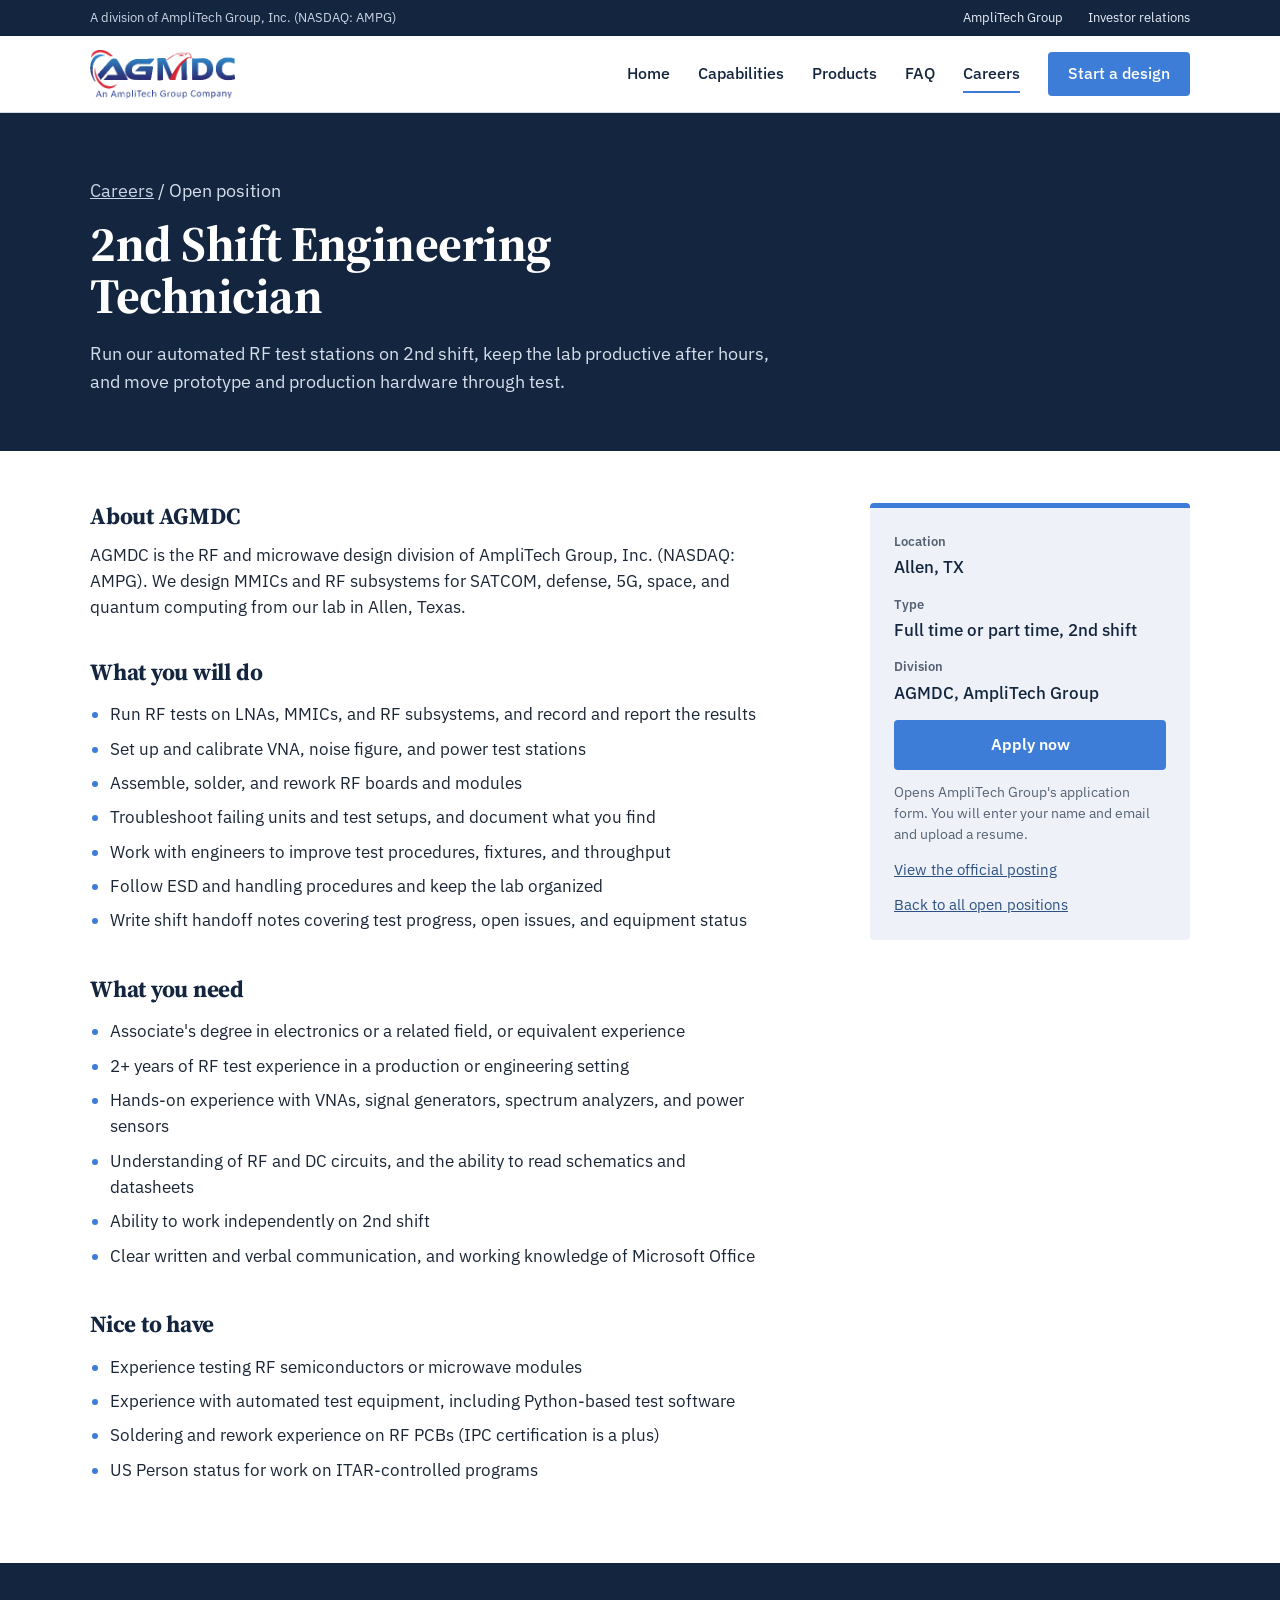
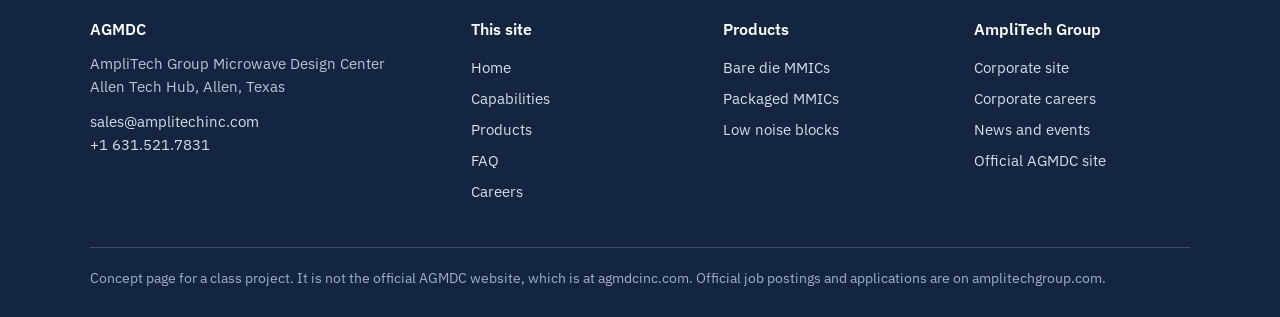
<file: job-2nd-shift-engineering-technician.html>
<!DOCTYPE html>
<html lang="en">
<head>
  <meta charset="utf-8">
  <meta name="viewport" content="width=device-width, initial-scale=1">
  <meta name="robots" content="noindex">
  <title>2nd Shift Engineering Technician | AGMDC Careers</title>
  <meta name="description" content="2nd Shift Engineering Technician at AGMDC in Allen, Texas. Run automated RF test stations and move prototype and production hardware through test.">
  <link rel="canonical" href="https://jimcarroll-ag.github.io/AGMDC_ConceptLandingPage/job-2nd-shift-engineering-technician.html">
  <link rel="preconnect" href="https://fonts.googleapis.com">
  <link rel="preconnect" href="https://fonts.gstatic.com" crossorigin>
  <link href="https://fonts.googleapis.com/css2?family=IBM+Plex+Sans:ital,wght@0,400;0,500;0,600;1,400&family=Source+Serif+4:wght@700&display=swap" rel="stylesheet">
  <link rel="stylesheet" href="styles.css">
</head>
<body>

  <div class="utility">
    <div class="wrap">
      <span class="tagline">A division of AmpliTech Group, Inc. (NASDAQ: AMPG)</span>
      <span>
        <a href="https://www.amplitechgroup.com">AmpliTech Group</a>
        <a href="https://www.amplitechgroup.com/investor-relations/">Investor relations</a>
      </span>
    </div>
  </div>

  <header class="nav">
    <div class="wrap">
      <a class="nav-logo" href="index.html"><img src="logo.png" alt="AGMDC, an AmpliTech Group company"></a>
      <nav class="nav-links" aria-label="Main">
        <a class="hide-sm" href="index.html">Home</a>
        <a class="hide-sm hide-md" href="index.html#capabilities">Capabilities</a>
        <a href="products.html">Products</a>
        <a class="hide-sm" href="faq.html">FAQ</a>
        <a href="careers.html" aria-current="page">Careers</a>
        <a class="btn btn-primary hide-sm" href="mailto:sales@amplitechinc.com?subject=AGMDC%20Design%20Consultation">Start a design</a>
      </nav>
    </div>
  </header>

  <main>

    <!-- =====================================================================
         JOB POSTING: 2nd Shift Engineering Technician
         Everything about this job lives in this one file.
           - To change the posting, edit the text below and commit.
           - To take the job down, delete this file from the repo. It then
             disappears from careers.html by itself.
         The Careers page reads four things from here: the h1 title, the
         data-location and data-type values, the "job-summary" paragraph,
         and the "job-apply" link.
         ===================================================================== -->

    <section class="page-head">
      <div class="wrap">
        <p class="crumbs"><a href="careers.html">Careers</a> / Open position</p>
        <h1>2nd Shift Engineering Technician</h1>
        <p class="job-summary">Run our automated RF test stations on 2nd shift, keep the lab productive after hours, and move prototype and production hardware through test.</p>
      </div>
    </section>

    <div class="wrap">
      <article class="job job-layout" data-location="Allen, TX" data-type="Full time or part time, 2nd shift">

        <div class="job-body">
          <h2>About AGMDC</h2>
          <p>AGMDC is the RF and microwave design division of AmpliTech Group, Inc. (NASDAQ: AMPG). We design MMICs and RF subsystems for SATCOM, defense, 5G, space, and quantum computing from our lab in Allen, Texas.</p>

          <h2>What you will do</h2>
          <ul>
            <li>Run RF tests on LNAs, MMICs, and RF subsystems, and record and report the results</li>
            <li>Set up and calibrate VNA, noise figure, and power test stations</li>
            <li>Assemble, solder, and rework RF boards and modules</li>
            <li>Troubleshoot failing units and test setups, and document what you find</li>
            <li>Work with engineers to improve test procedures, fixtures, and throughput</li>
            <li>Follow ESD and handling procedures and keep the lab organized</li>
            <li>Write shift handoff notes covering test progress, open issues, and equipment status</li>
          </ul>

          <h2>What you need</h2>
          <ul>
            <li>Associate&#x27;s degree in electronics or a related field, or equivalent experience</li>
            <li>2+ years of RF test experience in a production or engineering setting</li>
            <li>Hands-on experience with VNAs, signal generators, spectrum analyzers, and power sensors</li>
            <li>Understanding of RF and DC circuits, and the ability to read schematics and datasheets</li>
            <li>Ability to work independently on 2nd shift</li>
            <li>Clear written and verbal communication, and working knowledge of Microsoft Office</li>
          </ul>

          <h2>Nice to have</h2>
          <ul>
            <li>Experience testing RF semiconductors or microwave modules</li>
            <li>Experience with automated test equipment, including Python-based test software</li>
            <li>Soldering and rework experience on RF PCBs (IPC certification is a plus)</li>
            <li>US Person status for work on ITAR-controlled programs</li>
          </ul>
        </div>

        <aside class="job-side" aria-label="Job details">
          <dl>
            <dt>Location</dt>
            <dd>Allen, TX</dd>
            <dt>Type</dt>
            <dd>Full time or part time, 2nd shift</dd>
            <dt>Division</dt>
            <dd>AGMDC, AmpliTech Group</dd>
          </dl>
          <!-- Apply now uses AmpliTech Group's own application form, with this position filled in. -->
          <a class="btn btn-primary job-apply" target="_blank" rel="noopener" href="https://www.amplitechgroup.com/apply-for-position/?job_title=2nd%20Shift%20Engineering%20Technician&amp;job_url=https%3A%2F%2Fwww.amplitechgroup.com%2Fjob%2F2nd-shift-engineering-technician%2F">Apply now</a>
          <p class="job-side-note">Opens AmpliTech Group's application form. You will enter your name and email and upload a resume.</p>
          <a class="small" target="_blank" rel="noopener" href="https://www.amplitechgroup.com/job/2nd-shift-engineering-technician/">View the official posting</a>
          <a class="small" href="careers.html">Back to all open positions</a>
        </aside>

      </article>
    </div>

    <!-- ===================== END OF JOB POSTING ===================== -->

  </main>

  <footer class="footer">
    <div class="wrap">
      <div class="footer-grid">
        <div>
          <h3>AGMDC</h3>
          <p>AmpliTech Group Microwave Design Center<br>Allen Tech Hub, Allen, Texas</p>
          <p style="margin-top:12px;"><a href="mailto:sales@amplitechinc.com">sales@amplitechinc.com</a><br><a href="tel:+16315217831">+1 631.521.7831</a></p>
        </div>
        <div>
          <h3>This site</h3>
          <ul>
            <li><a href="index.html">Home</a></li>
            <li><a href="index.html#capabilities">Capabilities</a></li>
            <li><a href="products.html">Products</a></li>
            <li><a href="faq.html">FAQ</a></li>
            <li><a href="careers.html">Careers</a></li>
          </ul>
        </div>
        <div>
          <h3>Products</h3>
          <ul>
            <li><a href="products.html?form=die">Bare die MMICs</a></li>
            <li><a href="products.html?form=pkg">Packaged MMICs</a></li>
            <li><a href="products.html?form=lnb">Low noise blocks</a></li>
          </ul>
        </div>
        <div>
          <h3>AmpliTech Group</h3>
          <ul>
            <li><a href="https://www.amplitechgroup.com">Corporate site</a></li>
            <li><a href="https://www.amplitechgroup.com/careers/">Corporate careers</a></li>
            <li><a href="https://www.amplitechgroup.com/news-and-events/">News and events</a></li>
            <li><a href="https://www.agmdcinc.com">Official AGMDC site</a></li>
          </ul>
        </div>
      </div>
      <p class="footer-note">Concept page for a class project. It is not the official AGMDC website, which is at agmdcinc.com. Official job postings and applications are on amplitechgroup.com.</p>
    </div>
  </footer>

  <!-- Chatling chatbot (Lab 3 bot), floating chat widget -->
  <script> window.chtlConfig = { chatbotId: "2329735411" } </script>
  <script async data-id="2329735411" id="chtl-script" type="text/javascript" src="https://chatling.ai/js/embed.js"></script>
</body>
</html>
</file>
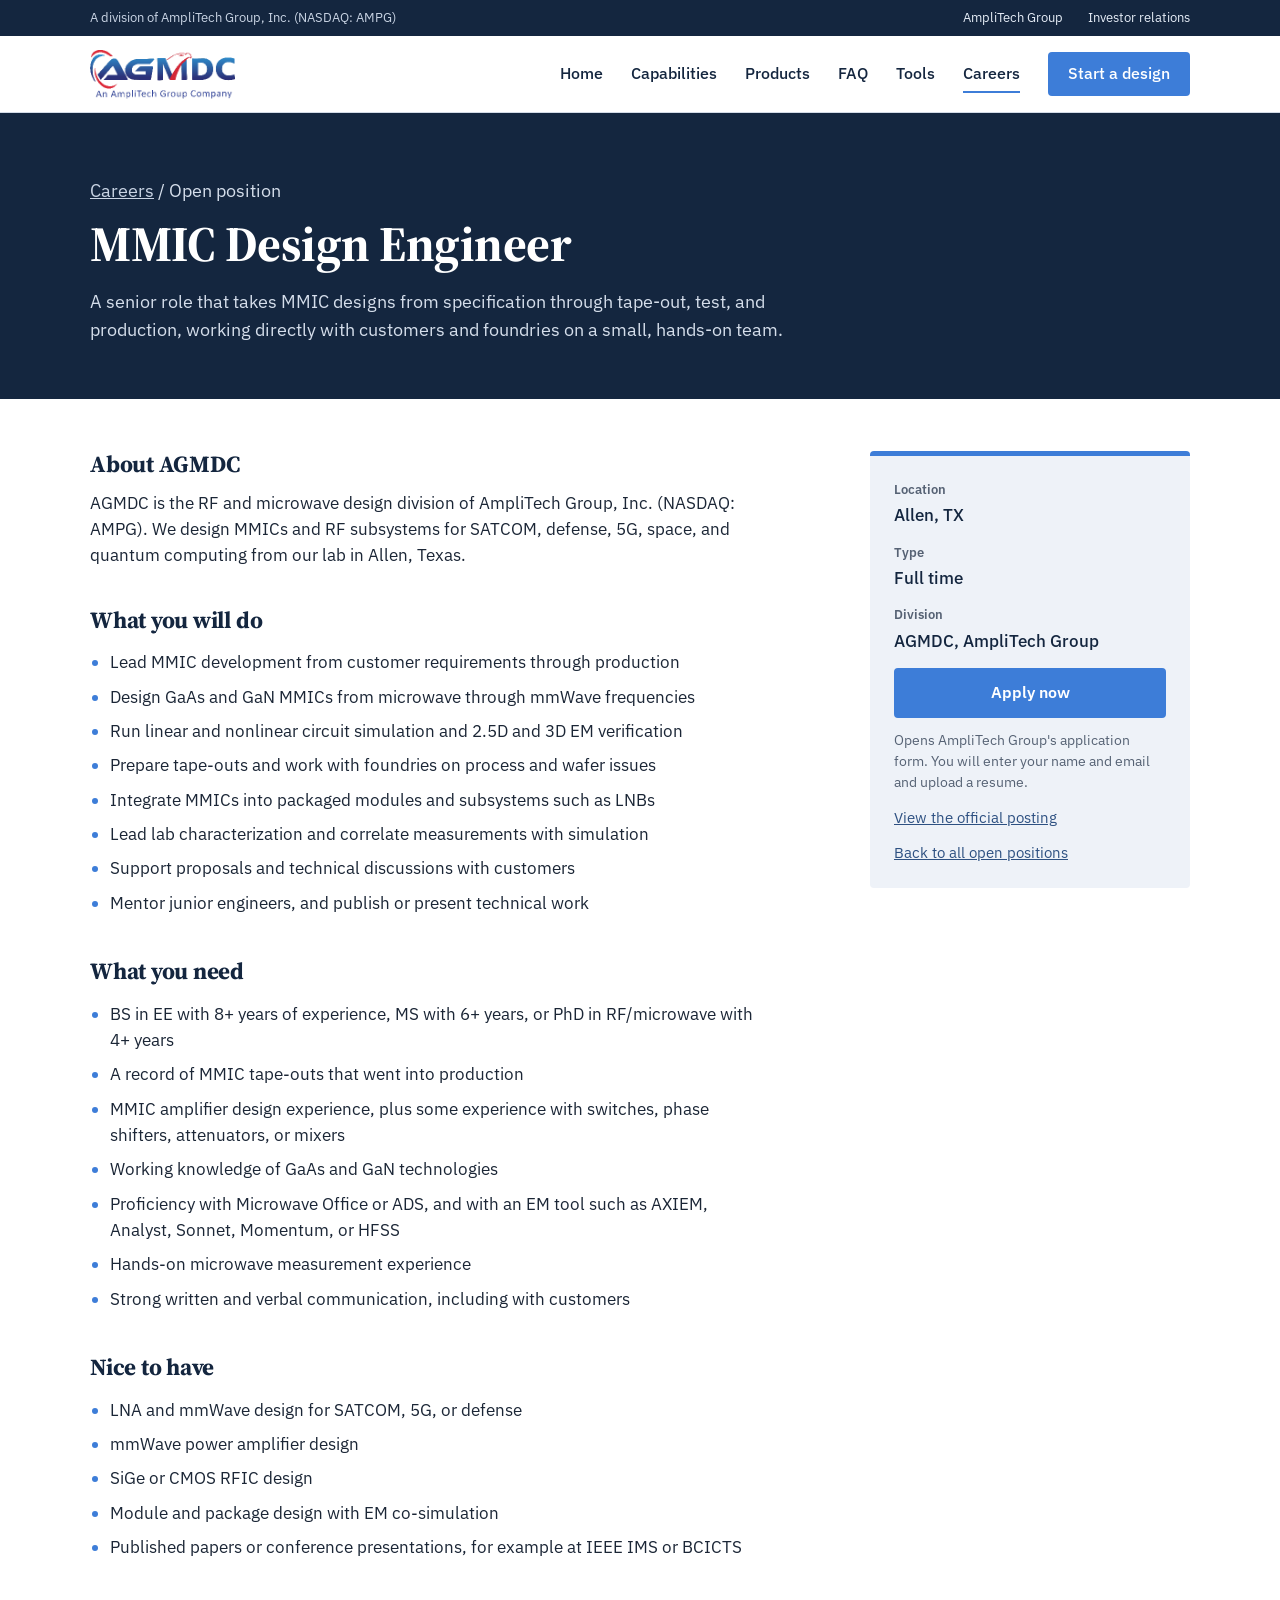
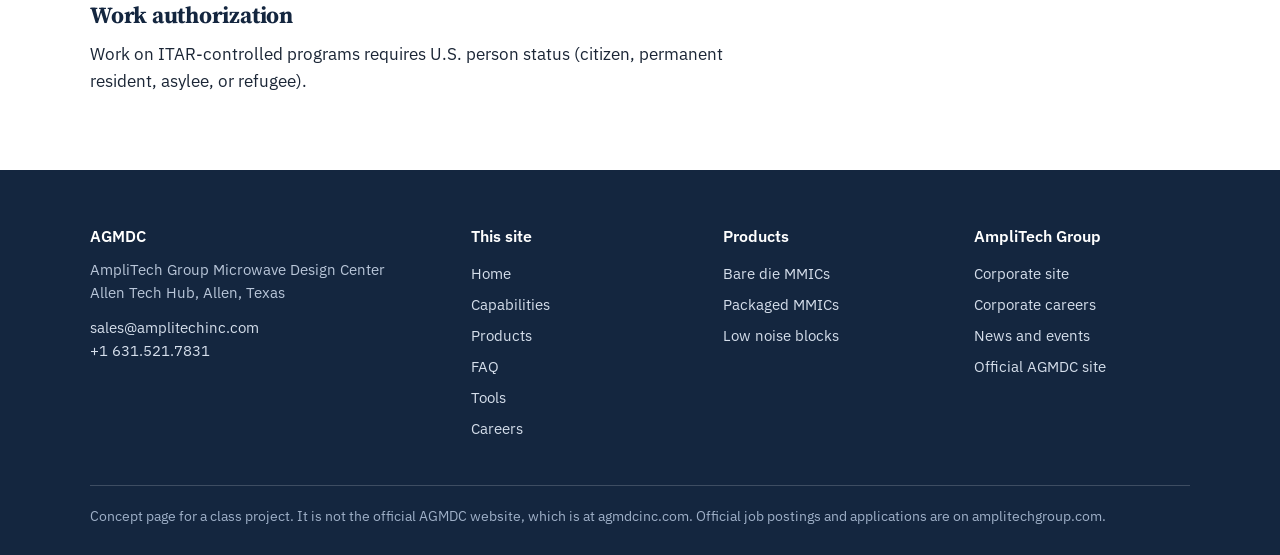
<file: job-mmic-design-engineer.html>
<!DOCTYPE html>
<html lang="en">
<head>
  <meta charset="utf-8">
  <meta name="viewport" content="width=device-width, initial-scale=1">
  <meta name="robots" content="noindex">
  <title>MMIC Design Engineer | AGMDC Careers</title>
  <meta name="description" content="MMIC Design Engineer at AGMDC in Allen, Texas. A senior role that takes MMIC designs from specification through tape-out, test, and production.">
  <link rel="canonical" href="https://jimcarroll-ag.github.io/AGMDC_ConceptLandingPage/job-mmic-design-engineer.html">
  <link rel="preconnect" href="https://fonts.googleapis.com">
  <link rel="preconnect" href="https://fonts.gstatic.com" crossorigin>
  <link href="https://fonts.googleapis.com/css2?family=IBM+Plex+Sans:ital,wght@0,400;0,500;0,600;1,400&family=Source+Serif+4:wght@700&display=swap" rel="stylesheet">
  <link rel="stylesheet" href="styles.css">
</head>
<body>

  <div class="utility">
    <div class="wrap">
      <span class="tagline">A division of AmpliTech Group, Inc. (NASDAQ: AMPG)</span>
      <span>
        <a href="https://www.amplitechgroup.com">AmpliTech Group</a>
        <a href="https://www.amplitechgroup.com/investor-relations/">Investor relations</a>
      </span>
    </div>
  </div>

  <header class="nav">
    <div class="wrap">
      <a class="nav-logo" href="index.html"><img src="logo.png" alt="AGMDC, an AmpliTech Group company"></a>
      <nav class="nav-links" aria-label="Main">
        <a class="hide-sm" href="index.html">Home</a>
        <a class="hide-sm hide-md" href="index.html#capabilities">Capabilities</a>
        <a href="products.html">Products</a>
        <a class="hide-sm" href="faq.html">FAQ</a>
        <a class="hide-sm" href="tools.html">Tools</a>
        <a href="careers.html" aria-current="page">Careers</a>
        <a class="btn btn-primary hide-sm" href="mailto:sales@amplitechinc.com?subject=AGMDC%20Design%20Consultation">Start a design</a>
      </nav>
    </div>
  </header>

  <main>

    <!-- =====================================================================
         JOB POSTING: MMIC Design Engineer
         Everything about this job lives in this one file.
           - To change the posting, edit the text below and commit.
           - To take the job down, delete this file from the repo. It then
             disappears from careers.html by itself.
         The Careers page reads four things from here: the h1 title, the
         data-location and data-type values, the "job-summary" paragraph,
         and the "job-apply" link.
         ===================================================================== -->

    <section class="page-head">
      <div class="wrap">
        <p class="crumbs"><a href="careers.html">Careers</a> / Open position</p>
        <h1>MMIC Design Engineer</h1>
        <p class="job-summary">A senior role that takes MMIC designs from specification through tape-out, test, and production, working directly with customers and foundries on a small, hands-on team.</p>
      </div>
    </section>

    <div class="wrap">
      <article class="job job-layout" data-location="Allen, TX" data-type="Full time">

        <div class="job-body">
          <h2>About AGMDC</h2>
          <p>AGMDC is the RF and microwave design division of AmpliTech Group, Inc. (NASDAQ: AMPG). We design MMICs and RF subsystems for SATCOM, defense, 5G, space, and quantum computing from our lab in Allen, Texas.</p>

          <h2>What you will do</h2>
          <ul>
            <li>Lead MMIC development from customer requirements through production</li>
            <li>Design GaAs and GaN MMICs from microwave through mmWave frequencies</li>
            <li>Run linear and nonlinear circuit simulation and 2.5D and 3D EM verification</li>
            <li>Prepare tape-outs and work with foundries on process and wafer issues</li>
            <li>Integrate MMICs into packaged modules and subsystems such as LNBs</li>
            <li>Lead lab characterization and correlate measurements with simulation</li>
            <li>Support proposals and technical discussions with customers</li>
            <li>Mentor junior engineers, and publish or present technical work</li>
          </ul>

          <h2>What you need</h2>
          <ul>
            <li>BS in EE with 8+ years of experience, MS with 6+ years, or PhD in RF/microwave with 4+ years</li>
            <li>A record of MMIC tape-outs that went into production</li>
            <li>MMIC amplifier design experience, plus some experience with switches, phase shifters, attenuators, or mixers</li>
            <li>Working knowledge of GaAs and GaN technologies</li>
            <li>Proficiency with Microwave Office or ADS, and with an EM tool such as AXIEM, Analyst, Sonnet, Momentum, or HFSS</li>
            <li>Hands-on microwave measurement experience</li>
            <li>Strong written and verbal communication, including with customers</li>
          </ul>

          <h2>Nice to have</h2>
          <ul>
            <li>LNA and mmWave design for SATCOM, 5G, or defense</li>
            <li>mmWave power amplifier design</li>
            <li>SiGe or CMOS RFIC design</li>
            <li>Module and package design with EM co-simulation</li>
            <li>Published papers or conference presentations, for example at IEEE IMS or BCICTS</li>
          </ul>

            <h2>Work authorization</h2>
            <p>Work on ITAR-controlled programs requires U.S. person status (citizen, permanent resident, asylee, or refugee).</p>
        </div>

        <aside class="job-side" aria-label="Job details">
          <dl>
            <dt>Location</dt>
            <dd>Allen, TX</dd>
            <dt>Type</dt>
            <dd>Full time</dd>
            <dt>Division</dt>
            <dd>AGMDC, AmpliTech Group</dd>
          </dl>
          <!-- Apply now uses AmpliTech Group's own application form, with this position filled in. -->
          <a class="btn btn-primary job-apply" target="_blank" rel="noopener" href="https://www.amplitechgroup.com/apply-for-position/?job_title=MMIC%20Design%20Engineer&amp;job_url=https%3A%2F%2Fwww.amplitechgroup.com%2Fjob%2Fmmic-design-engineer%2F">Apply now</a>
          <p class="job-side-note">Opens AmpliTech Group's application form. You will enter your name and email and upload a resume.</p>
          <a class="small" target="_blank" rel="noopener" href="https://www.amplitechgroup.com/job/mmic-design-engineer/">View the official posting</a>
          <a class="small" href="careers.html">Back to all open positions</a>
        </aside>

      </article>
    </div>

    <!-- ===================== END OF JOB POSTING ===================== -->

  </main>

  <footer class="footer">
    <div class="wrap">
      <div class="footer-grid">
        <div>
          <h3>AGMDC</h3>
          <p>AmpliTech Group Microwave Design Center<br>Allen Tech Hub, Allen, Texas</p>
          <p style="margin-top:12px;"><a href="mailto:sales@amplitechinc.com">sales@amplitechinc.com</a><br><a href="tel:+16315217831">+1 631.521.7831</a></p>
        </div>
        <div>
          <h3>This site</h3>
          <ul>
            <li><a href="index.html">Home</a></li>
            <li><a href="index.html#capabilities">Capabilities</a></li>
            <li><a href="products.html">Products</a></li>
            <li><a href="faq.html">FAQ</a></li>
            <li><a href="tools.html">Tools</a></li>
            <li><a href="careers.html">Careers</a></li>
          </ul>
        </div>
        <div>
          <h3>Products</h3>
          <ul>
            <li><a href="products.html?form=die">Bare die MMICs</a></li>
            <li><a href="products.html?form=pkg">Packaged MMICs</a></li>
            <li><a href="products.html?form=lnb">Low noise blocks</a></li>
          </ul>
        </div>
        <div>
          <h3>AmpliTech Group</h3>
          <ul>
            <li><a href="https://www.amplitechgroup.com">Corporate site</a></li>
            <li><a href="https://www.amplitechgroup.com/careers/">Corporate careers</a></li>
            <li><a href="https://www.amplitechgroup.com/news-and-events/">News and events</a></li>
            <li><a href="https://www.agmdcinc.com">Official AGMDC site</a></li>
          </ul>
        </div>
      </div>
      <p class="footer-note">Concept page for a class project. It is not the official AGMDC website, which is at agmdcinc.com. Official job postings and applications are on amplitechgroup.com.</p>
    </div>
  </footer>

  <!-- Chatling chatbot (Lab 3 bot), floating chat widget -->
  <script> window.chtlConfig = { chatbotId: "2329735411" } </script>
  <script async data-id="2329735411" id="chtl-script" type="text/javascript" src="https://chatling.ai/js/embed.js"></script>
</body>
</html>
</file>
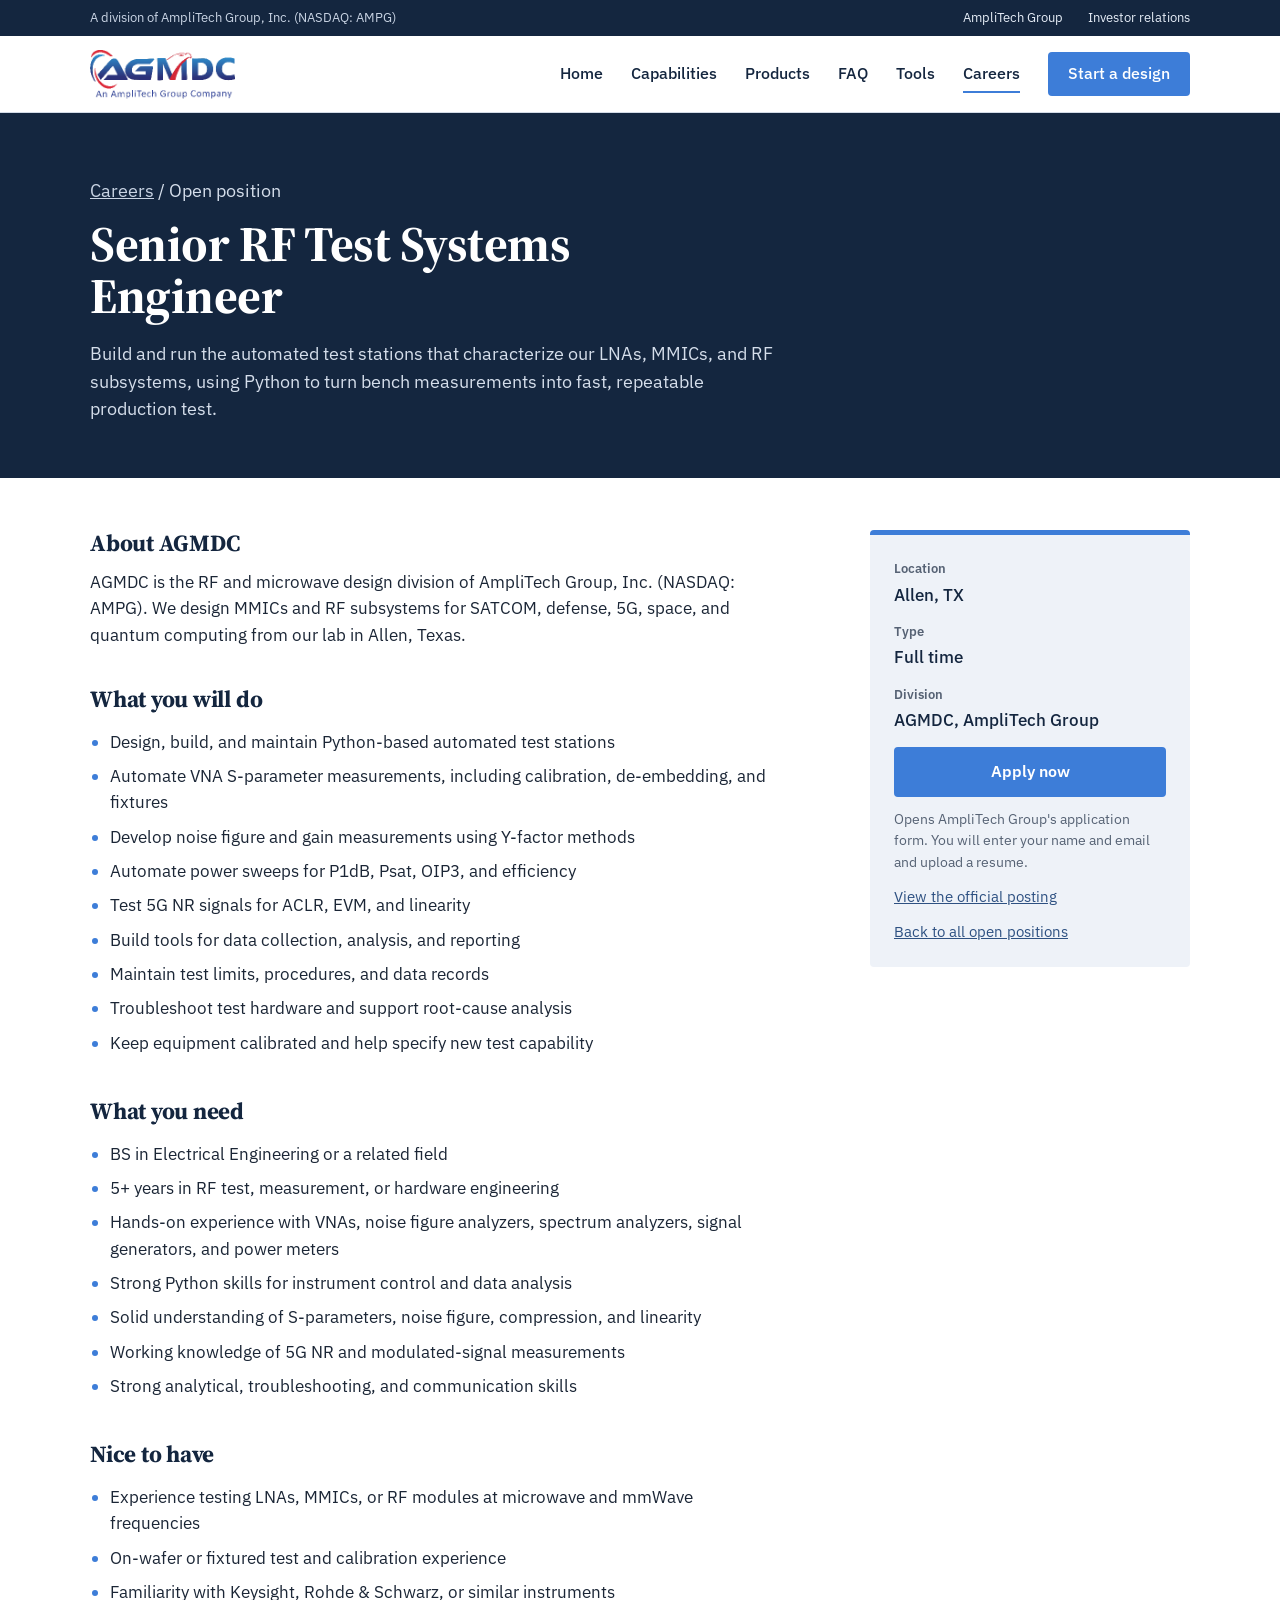
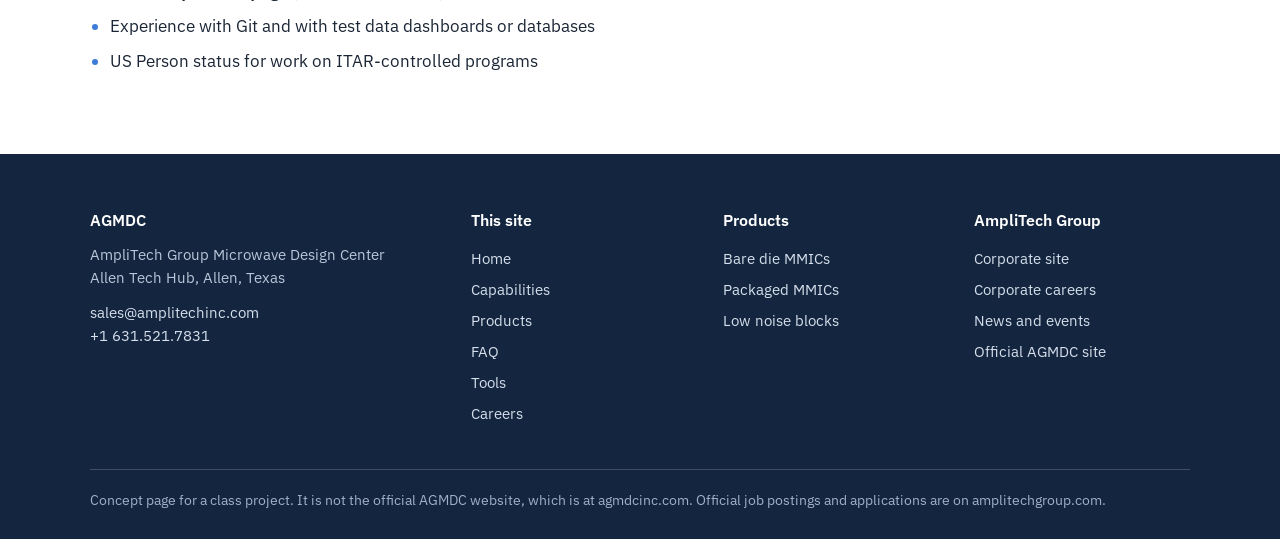
<file: job-senior-rf-test-systems-engineer.html>
<!DOCTYPE html>
<html lang="en">
<head>
  <meta charset="utf-8">
  <meta name="viewport" content="width=device-width, initial-scale=1">
  <meta name="robots" content="noindex">
  <title>Senior RF Test Systems Engineer | AGMDC Careers</title>
  <meta name="description" content="Senior RF Test Systems Engineer at AGMDC in Allen, Texas. Build and run the automated test stations that characterize our LNAs, MMICs, and RF subsystems.">
  <link rel="canonical" href="https://jimcarroll-ag.github.io/AGMDC_ConceptLandingPage/job-senior-rf-test-systems-engineer.html">
  <link rel="preconnect" href="https://fonts.googleapis.com">
  <link rel="preconnect" href="https://fonts.gstatic.com" crossorigin>
  <link href="https://fonts.googleapis.com/css2?family=IBM+Plex+Sans:ital,wght@0,400;0,500;0,600;1,400&family=Source+Serif+4:wght@700&display=swap" rel="stylesheet">
  <link rel="stylesheet" href="styles.css">
</head>
<body>

  <div class="utility">
    <div class="wrap">
      <span class="tagline">A division of AmpliTech Group, Inc. (NASDAQ: AMPG)</span>
      <span>
        <a href="https://www.amplitechgroup.com">AmpliTech Group</a>
        <a href="https://www.amplitechgroup.com/investor-relations/">Investor relations</a>
      </span>
    </div>
  </div>

  <header class="nav">
    <div class="wrap">
      <a class="nav-logo" href="index.html"><img src="logo.png" alt="AGMDC, an AmpliTech Group company"></a>
      <nav class="nav-links" aria-label="Main">
        <a class="hide-sm" href="index.html">Home</a>
        <a class="hide-sm hide-md" href="index.html#capabilities">Capabilities</a>
        <a href="products.html">Products</a>
        <a class="hide-sm" href="faq.html">FAQ</a>
        <a class="hide-sm" href="tools.html">Tools</a>
        <a href="careers.html" aria-current="page">Careers</a>
        <a class="btn btn-primary hide-sm" href="mailto:sales@amplitechinc.com?subject=AGMDC%20Design%20Consultation">Start a design</a>
      </nav>
    </div>
  </header>

  <main>

    <!-- =====================================================================
         JOB POSTING: Senior RF Test Systems Engineer
         Everything about this job lives in this one file.
           - To change the posting, edit the text below and commit.
           - To take the job down, delete this file from the repo. It then
             disappears from careers.html by itself.
         The Careers page reads four things from here: the h1 title, the
         data-location and data-type values, the "job-summary" paragraph,
         and the "job-apply" link.
         ===================================================================== -->

    <section class="page-head">
      <div class="wrap">
        <p class="crumbs"><a href="careers.html">Careers</a> / Open position</p>
        <h1>Senior RF Test Systems Engineer</h1>
        <p class="job-summary">Build and run the automated test stations that characterize our LNAs, MMICs, and RF subsystems, using Python to turn bench measurements into fast, repeatable production test.</p>
      </div>
    </section>

    <div class="wrap">
      <article class="job job-layout" data-location="Allen, TX" data-type="Full time">

        <div class="job-body">
          <h2>About AGMDC</h2>
          <p>AGMDC is the RF and microwave design division of AmpliTech Group, Inc. (NASDAQ: AMPG). We design MMICs and RF subsystems for SATCOM, defense, 5G, space, and quantum computing from our lab in Allen, Texas.</p>

          <h2>What you will do</h2>
          <ul>
            <li>Design, build, and maintain Python-based automated test stations</li>
            <li>Automate VNA S-parameter measurements, including calibration, de-embedding, and fixtures</li>
            <li>Develop noise figure and gain measurements using Y-factor methods</li>
            <li>Automate power sweeps for P1dB, Psat, OIP3, and efficiency</li>
            <li>Test 5G NR signals for ACLR, EVM, and linearity</li>
            <li>Build tools for data collection, analysis, and reporting</li>
            <li>Maintain test limits, procedures, and data records</li>
            <li>Troubleshoot test hardware and support root-cause analysis</li>
            <li>Keep equipment calibrated and help specify new test capability</li>
          </ul>

          <h2>What you need</h2>
          <ul>
            <li>BS in Electrical Engineering or a related field</li>
            <li>5+ years in RF test, measurement, or hardware engineering</li>
            <li>Hands-on experience with VNAs, noise figure analyzers, spectrum analyzers, signal generators, and power meters</li>
            <li>Strong Python skills for instrument control and data analysis</li>
            <li>Solid understanding of S-parameters, noise figure, compression, and linearity</li>
            <li>Working knowledge of 5G NR and modulated-signal measurements</li>
            <li>Strong analytical, troubleshooting, and communication skills</li>
          </ul>

          <h2>Nice to have</h2>
          <ul>
            <li>Experience testing LNAs, MMICs, or RF modules at microwave and mmWave frequencies</li>
            <li>On-wafer or fixtured test and calibration experience</li>
            <li>Familiarity with Keysight, Rohde &amp; Schwarz, or similar instruments</li>
            <li>Experience with Git and with test data dashboards or databases</li>
            <li>US Person status for work on ITAR-controlled programs</li>
          </ul>
        </div>

        <aside class="job-side" aria-label="Job details">
          <dl>
            <dt>Location</dt>
            <dd>Allen, TX</dd>
            <dt>Type</dt>
            <dd>Full time</dd>
            <dt>Division</dt>
            <dd>AGMDC, AmpliTech Group</dd>
          </dl>
          <!-- Apply now uses AmpliTech Group's own application form, with this position filled in. -->
          <a class="btn btn-primary job-apply" target="_blank" rel="noopener" href="https://www.amplitechgroup.com/apply-for-position/?job_title=Senior%20RF%20Test%20Systems%20Engineer&amp;job_url=https%3A%2F%2Fwww.amplitechgroup.com%2Fjob%2Fsenior-rf-test-systems-engineer%2F">Apply now</a>
          <p class="job-side-note">Opens AmpliTech Group's application form. You will enter your name and email and upload a resume.</p>
          <a class="small" target="_blank" rel="noopener" href="https://www.amplitechgroup.com/job/senior-rf-test-systems-engineer/">View the official posting</a>
          <a class="small" href="careers.html">Back to all open positions</a>
        </aside>

      </article>
    </div>

    <!-- ===================== END OF JOB POSTING ===================== -->

  </main>

  <footer class="footer">
    <div class="wrap">
      <div class="footer-grid">
        <div>
          <h3>AGMDC</h3>
          <p>AmpliTech Group Microwave Design Center<br>Allen Tech Hub, Allen, Texas</p>
          <p style="margin-top:12px;"><a href="mailto:sales@amplitechinc.com">sales@amplitechinc.com</a><br><a href="tel:+16315217831">+1 631.521.7831</a></p>
        </div>
        <div>
          <h3>This site</h3>
          <ul>
            <li><a href="index.html">Home</a></li>
            <li><a href="index.html#capabilities">Capabilities</a></li>
            <li><a href="products.html">Products</a></li>
            <li><a href="faq.html">FAQ</a></li>
            <li><a href="tools.html">Tools</a></li>
            <li><a href="careers.html">Careers</a></li>
          </ul>
        </div>
        <div>
          <h3>Products</h3>
          <ul>
            <li><a href="products.html?form=die">Bare die MMICs</a></li>
            <li><a href="products.html?form=pkg">Packaged MMICs</a></li>
            <li><a href="products.html?form=lnb">Low noise blocks</a></li>
          </ul>
        </div>
        <div>
          <h3>AmpliTech Group</h3>
          <ul>
            <li><a href="https://www.amplitechgroup.com">Corporate site</a></li>
            <li><a href="https://www.amplitechgroup.com/careers/">Corporate careers</a></li>
            <li><a href="https://www.amplitechgroup.com/news-and-events/">News and events</a></li>
            <li><a href="https://www.agmdcinc.com">Official AGMDC site</a></li>
          </ul>
        </div>
      </div>
      <p class="footer-note">Concept page for a class project. It is not the official AGMDC website, which is at agmdcinc.com. Official job postings and applications are on amplitechgroup.com.</p>
    </div>
  </footer>

  <!-- Chatling chatbot (Lab 3 bot), floating chat widget -->
  <script> window.chtlConfig = { chatbotId: "2329735411" } </script>
  <script async data-id="2329735411" id="chtl-script" type="text/javascript" src="https://chatling.ai/js/embed.js"></script>
</body>
</html>
</file>
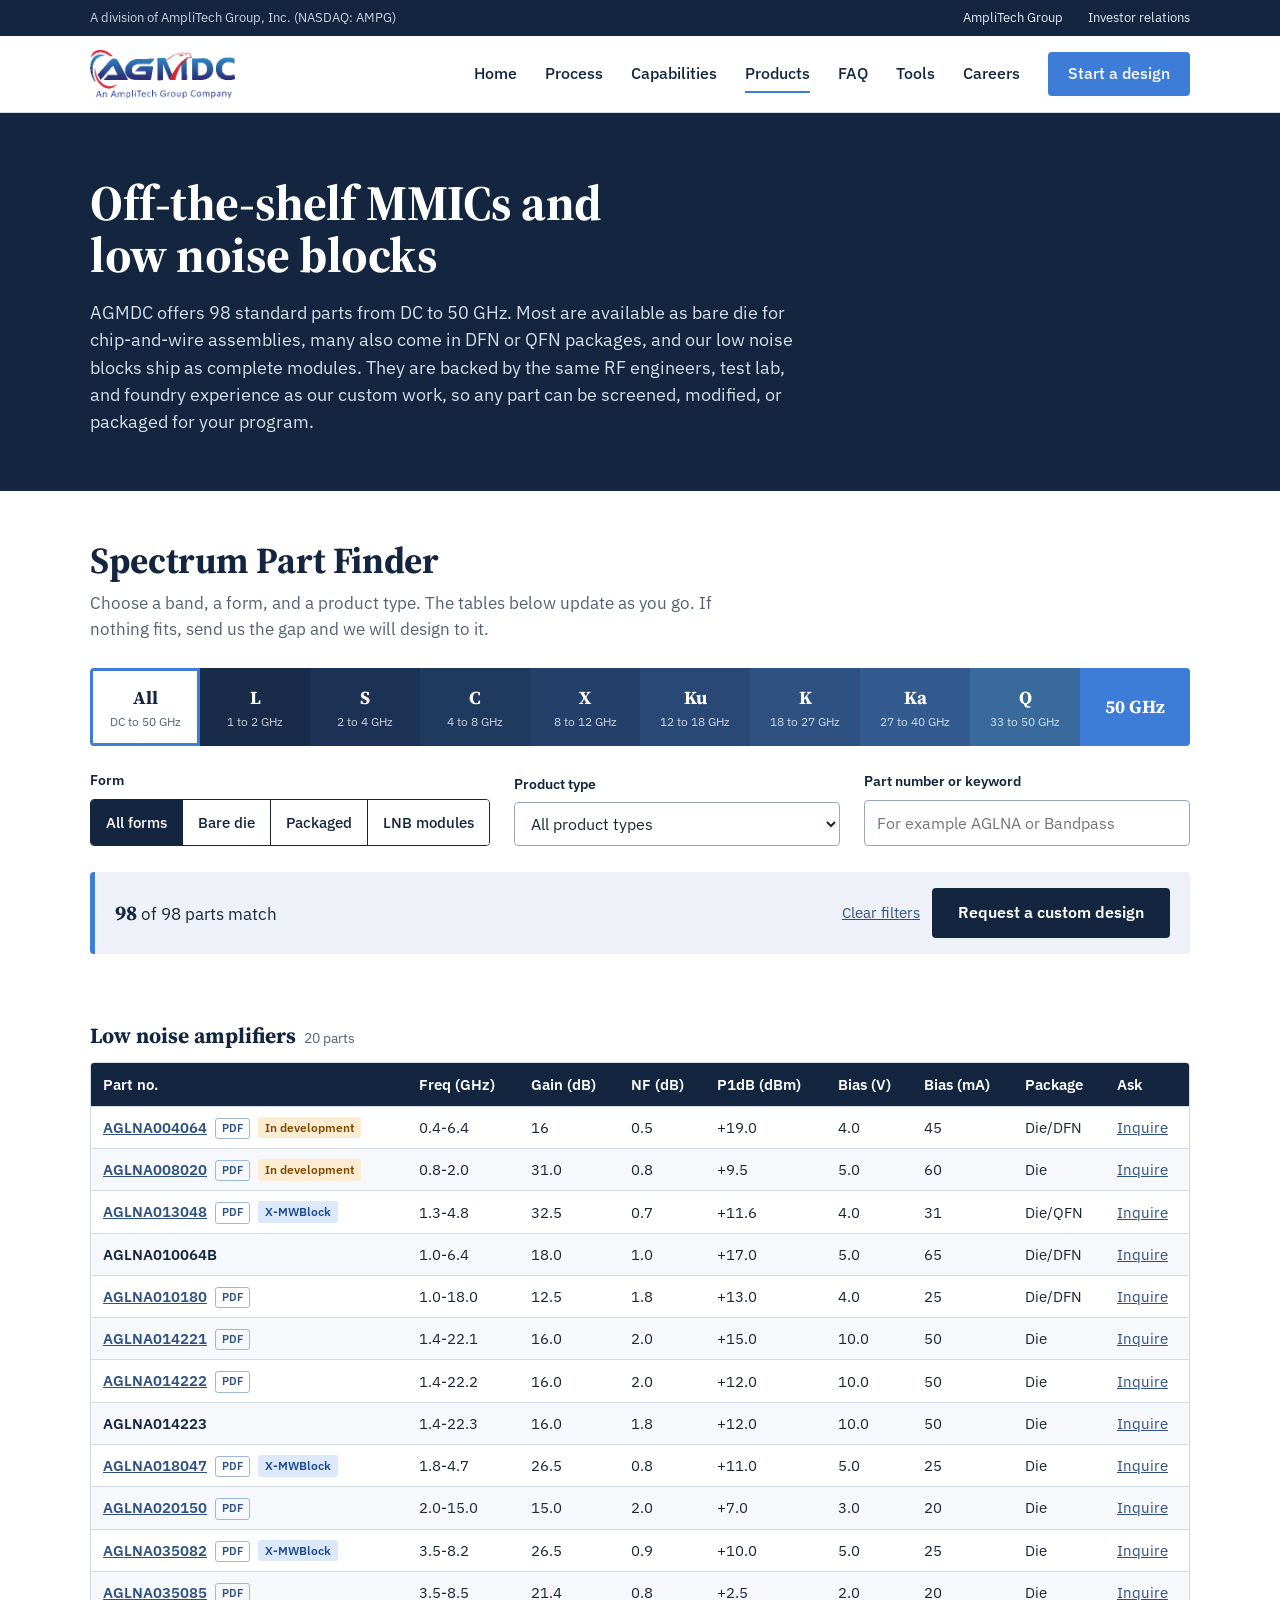
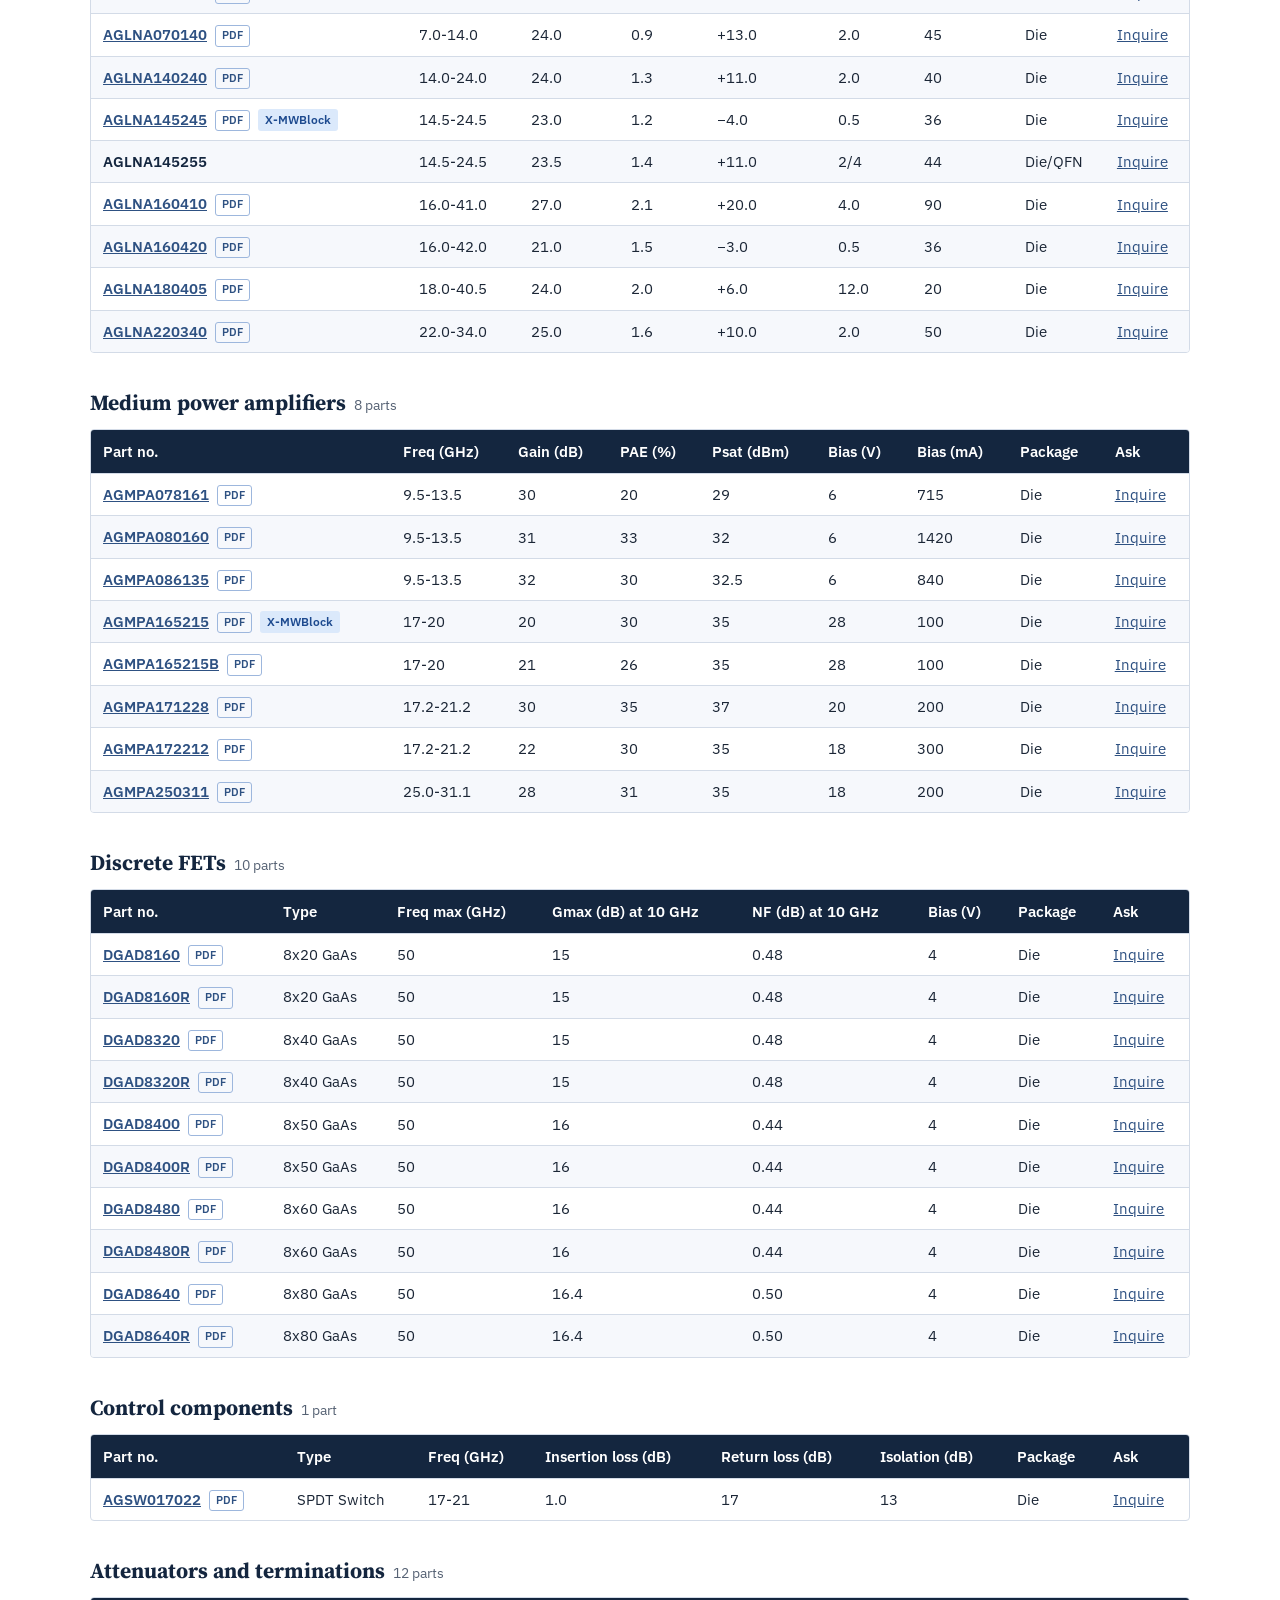
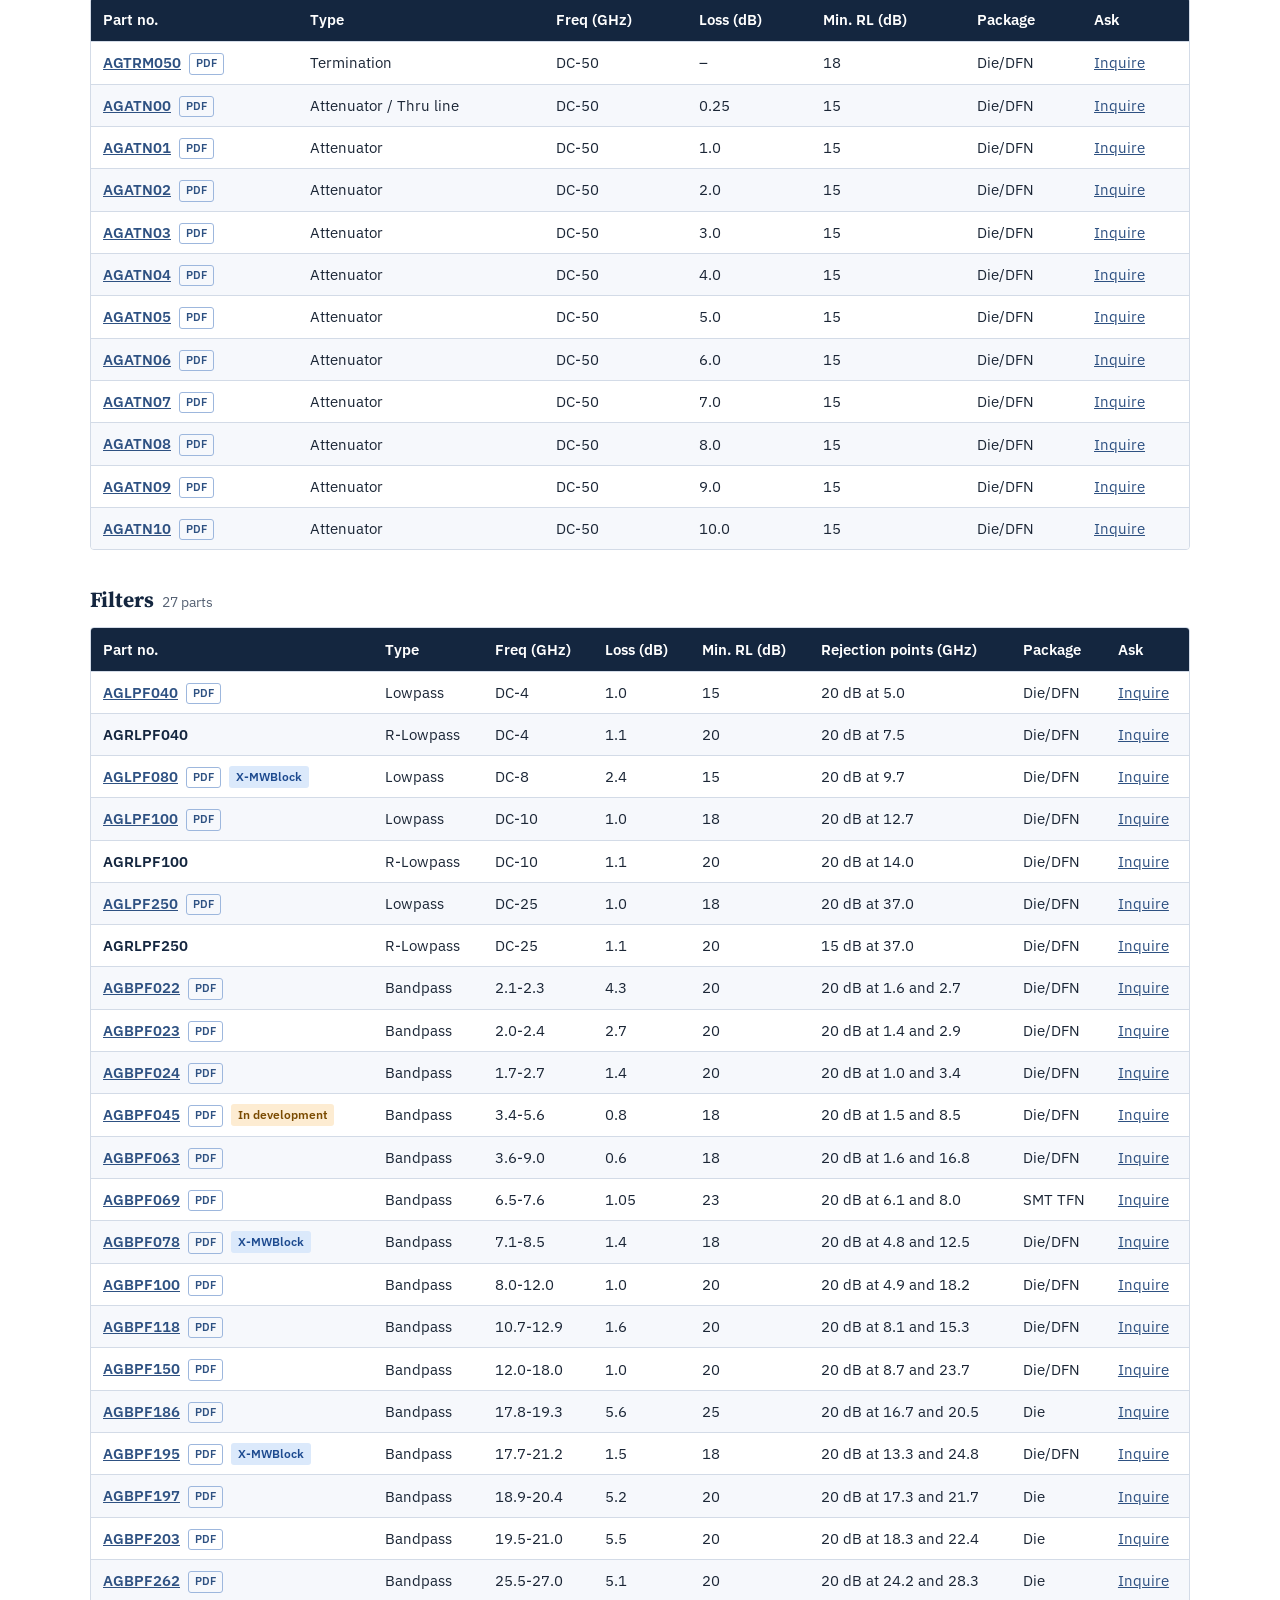
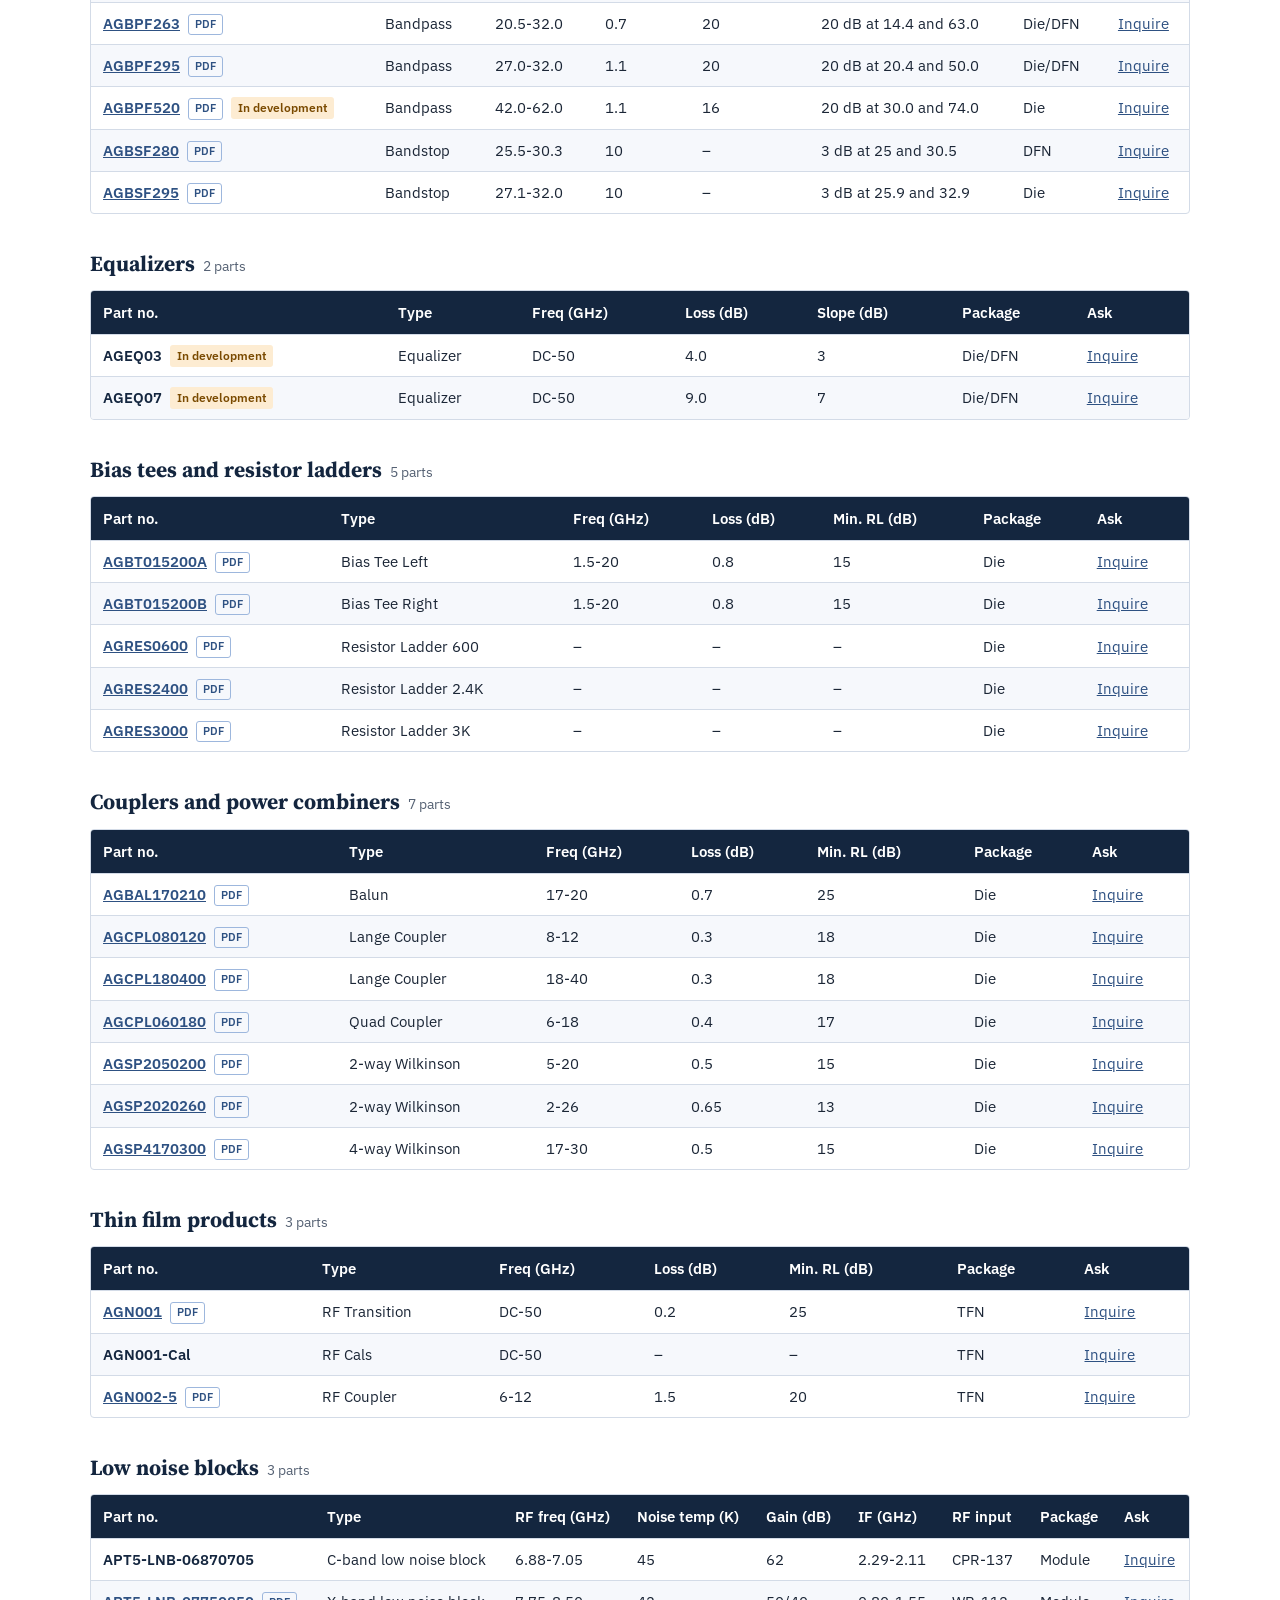
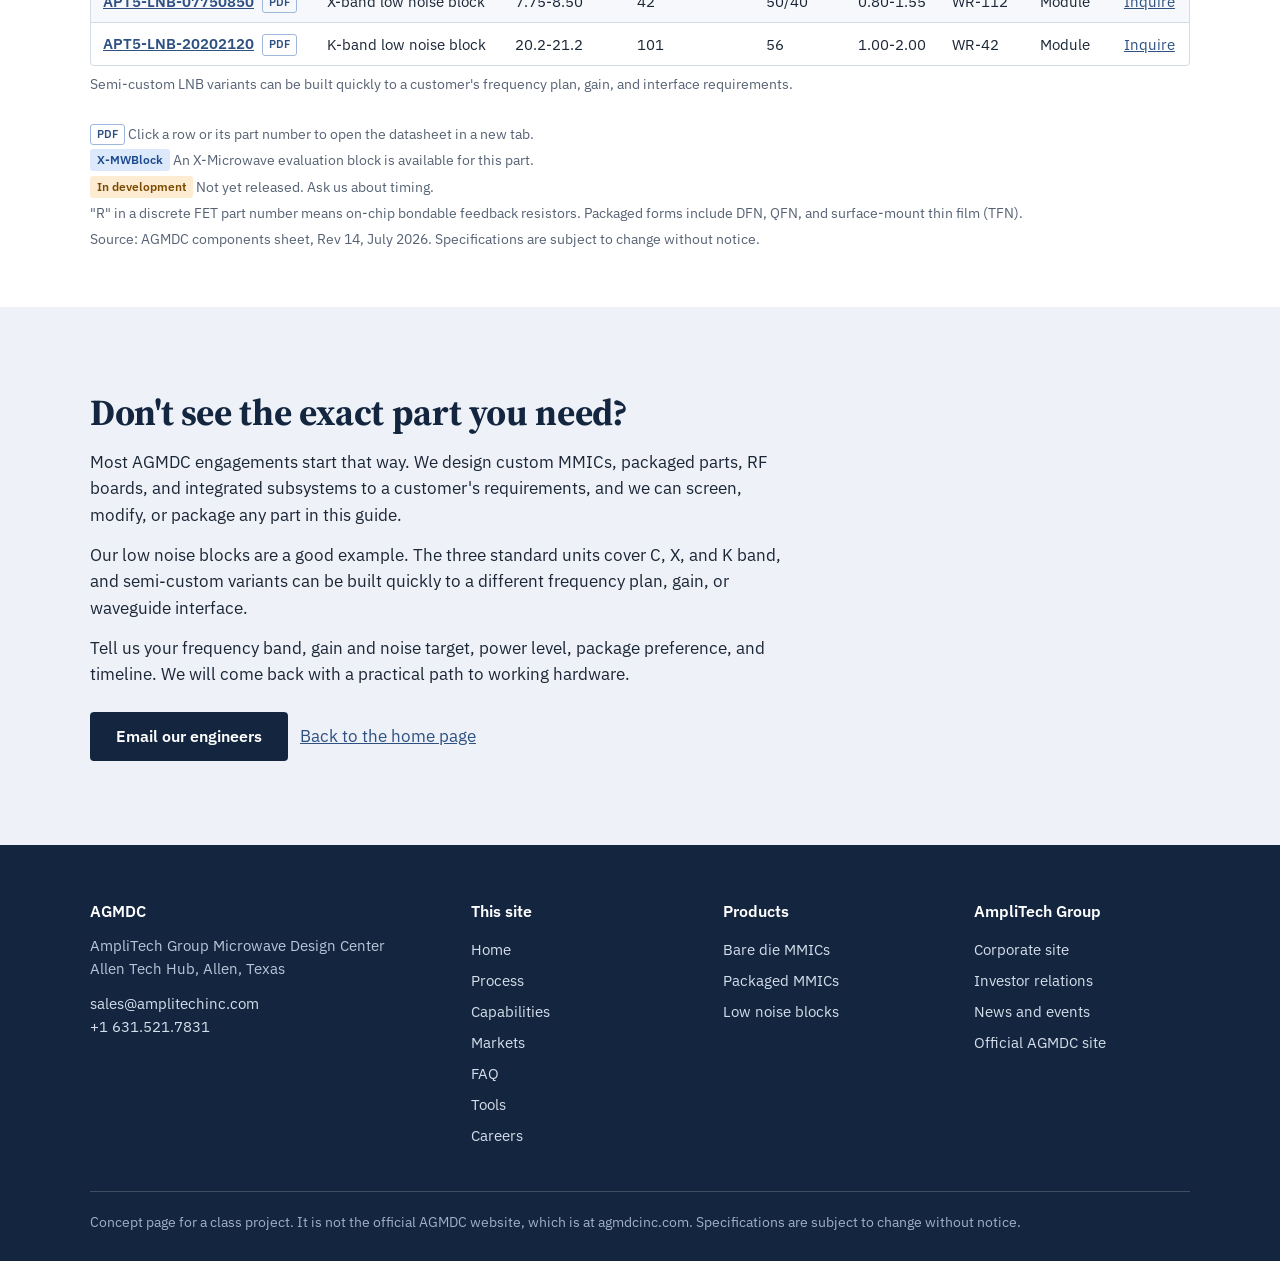
<file: products.html>
<!DOCTYPE html>
<html lang="en">
<head>
  <meta charset="utf-8">
  <meta name="viewport" content="width=device-width, initial-scale=1">
  <meta name="robots" content="noindex">
  <title>Products | AGMDC</title>
  <meta name="description" content="AGMDC off-the-shelf bare die MMICs, packaged MMICs, and low noise blocks from DC to 50 GHz, with a band-by-band part finder.">
  <link rel="canonical" href="https://jimcarroll-ag.github.io/AGMDC_ConceptLandingPage/products.html">
  <link rel="preconnect" href="https://fonts.googleapis.com">
  <link rel="preconnect" href="https://fonts.gstatic.com" crossorigin>
  <link href="https://fonts.googleapis.com/css2?family=IBM+Plex+Sans:ital,wght@0,400;0,500;0,600;1,400&family=Source+Serif+4:wght@700&display=swap" rel="stylesheet">
  <link rel="stylesheet" href="styles.css">
  <style>
    /* Datasheet links on the product tables */
    td.part a { color: var(--blue-deep); font-weight: 600; }
    td.part a:hover { color: var(--blue); }
    tr.has-ds { cursor: pointer; }
    tbody tr.has-ds:hover td { background: #e3edfb; }
    .pdf-tag {
      display: inline-block; margin-left: 8px; padding: 1px 6px;
      font-size: 0.7rem; font-weight: 600; border-radius: 3px;
      border: 1px solid #9db7dd; color: var(--blue-deep); vertical-align: 1px;
    }
  </style>
</head>
<body>

  <div class="utility">
    <div class="wrap">
      <span class="tagline">A division of AmpliTech Group, Inc. (NASDAQ: AMPG)</span>
      <span>
        <a href="https://www.amplitechgroup.com">AmpliTech Group</a>
        <a href="https://www.amplitechgroup.com/investor-relations/">Investor relations</a>
      </span>
    </div>
  </div>

  <header class="nav">
    <div class="wrap">
      <a class="nav-logo" href="index.html"><img src="logo.png" alt="AGMDC, an AmpliTech Group company"></a>
      <nav class="nav-links" aria-label="Main">
        <a class="hide-sm" href="index.html">Home</a>
        <a class="hide-sm hide-md" href="index.html#process">Process</a>
        <a class="hide-sm hide-md" href="index.html#capabilities">Capabilities</a>
        <a href="products.html" aria-current="page">Products</a>
        <a class="hide-sm" href="faq.html">FAQ</a>
        <a class="hide-sm" href="tools.html">Tools</a>
        <a class="hide-sm" href="careers.html">Careers</a>
        <a class="btn btn-primary" href="mailto:sales@amplitechinc.com?subject=AGMDC%20Design%20Consultation">Start a design</a>
      </nav>
    </div>
  </header>

  <main>

    <section class="page-head">
      <div class="wrap">
        <h1>Off-the-shelf MMICs and low noise blocks</h1>
        <p>AGMDC offers <span id="total-count">98</span> standard parts from DC to 50 GHz. Most are available as bare die for chip-and-wire assemblies, many also come in DFN or QFN packages, and our low noise blocks ship as complete modules. They are backed by the same RF engineers, test lab, and foundry experience as our custom work, so any part can be screened, modified, or packaged for your program.</p>
      </div>
    </section>

    <!-- Creative X-Factor: the Spectrum Part Finder -->
    <section class="finder" id="finder">
      <div class="wrap">
        <h2>Spectrum Part Finder</h2>
        <p>Choose a band, a form, and a product type. The tables below update as you go. If nothing fits, send us the gap and we will design to it.</p>

        <div class="bandstrip" role="group" aria-label="Filter by frequency band" id="bandstrip">
          <button type="button" class="b0" data-band="" aria-pressed="true">All<small>DC to 50 GHz</small></button>
          <button type="button" class="b1" data-band="L" aria-pressed="false">L<small>1 to 2 GHz</small></button>
          <button type="button" class="b2" data-band="S" aria-pressed="false">S<small>2 to 4 GHz</small></button>
          <button type="button" class="b3" data-band="C" aria-pressed="false">C<small>4 to 8 GHz</small></button>
          <button type="button" class="b4" data-band="X" aria-pressed="false">X<small>8 to 12 GHz</small></button>
          <button type="button" class="b5" data-band="Ku" aria-pressed="false">Ku<small>12 to 18 GHz</small></button>
          <button type="button" class="b6" data-band="K" aria-pressed="false">K<small>18 to 27 GHz</small></button>
          <button type="button" class="b7" data-band="Ka" aria-pressed="false">Ka<small>27 to 40 GHz</small></button>
          <button type="button" class="b8" data-band="Q" aria-pressed="false">Q<small>33 to 50 GHz</small></button>
          <span class="cap b9">50 GHz</span>
        </div>

        <div class="controls">
          <div class="field">
            <span class="label" id="form-label">Form</span>
            <div class="seg" role="group" aria-labelledby="form-label" id="formseg">
              <button type="button" data-form="all" aria-pressed="true">All forms</button>
              <button type="button" data-form="die" aria-pressed="false">Bare die</button>
              <button type="button" data-form="pkg" aria-pressed="false">Packaged</button>
              <button type="button" data-form="lnb" aria-pressed="false">LNB modules</button>
            </div>
          </div>
          <div class="field">
            <label for="type">Product type</label>
            <select id="type"></select>
          </div>
          <div class="field">
            <label for="q">Part number or keyword</label>
            <input id="q" type="search" placeholder="For example AGLNA or Bandpass" autocomplete="off">
          </div>
        </div>

        <div class="status" aria-live="polite">
          <div><strong id="count">98</strong> <span id="count-text">of 98 parts match</span></div>
          <div class="status-actions">
            <button type="button" class="linkbtn" id="reset">Clear filters</button>
            <a class="btn btn-navy" id="custom" href="mailto:sales@amplitechinc.com">Request a custom design</a>
          </div>
        </div>
      </div>
    </section>

    <section class="results">
      <div class="wrap">
        <div id="results"></div>

        <div class="legend">
          <p><span class="pdf-tag" style="margin-left:0;">PDF</span> Click a row or its part number to open the datasheet in a new tab.</p>
          <p><span class="flag flag-xmw" style="margin-left:0;">X-MWBlock</span> An X-Microwave evaluation block is available for this part.</p>
          <p><span class="flag flag-dev" style="margin-left:0;">In development</span> Not yet released. Ask us about timing.</p>
          <p>"R" in a discrete FET part number means on-chip bondable feedback resistors. Packaged forms include DFN, QFN, and surface-mount thin film (TFN).</p>
          <p>Source: AGMDC components sheet, Rev 14, July 2026. Specifications are subject to change without notice.</p>
        </div>
      </div>
    </section>

    <section class="section section-tint">
      <div class="wrap"><div class="about-products">
        <h2>Don't see the exact part you need?</h2>
        <p style="margin-top:16px;">Most AGMDC engagements start that way. We design custom MMICs, packaged parts, RF boards, and integrated subsystems to a customer's requirements, and we can screen, modify, or package any part in this guide.</p>
        <p>Our low noise blocks are a good example. The three standard units cover C, X, and K band, and semi-custom variants can be built quickly to a different frequency plan, gain, or waveguide interface.</p>
        <p>Tell us your frequency band, gain and noise target, power level, package preference, and timeline. We will come back with a practical path to working hardware.</p>
        <p style="margin-top:24px;"><a class="btn btn-navy" href="mailto:sales@amplitechinc.com?subject=AGMDC%20Design%20Consultation">Email our engineers</a> &nbsp; <a href="index.html">Back to the home page</a></p>
      </div></div>
    </section>

  </main>

  <footer class="footer">
    <div class="wrap">
      <div class="footer-grid">
        <div>
          <h3>AGMDC</h3>
          <p>AmpliTech Group Microwave Design Center<br>Allen Tech Hub, Allen, Texas</p>
          <p style="margin-top:12px;"><a href="mailto:sales@amplitechinc.com">sales@amplitechinc.com</a><br><a href="tel:+16315217831">+1 631.521.7831</a></p>
        </div>
        <div>
          <h3>This site</h3>
          <ul>
            <li><a href="index.html">Home</a></li>
            <li><a href="index.html#process">Process</a></li>
            <li><a href="index.html#capabilities">Capabilities</a></li>
            <li><a href="index.html#markets">Markets</a></li>
            <li><a href="faq.html">FAQ</a></li>
            <li><a href="tools.html">Tools</a></li>
            <li><a href="careers.html">Careers</a></li>
          </ul>
        </div>
        <div>
          <h3>Products</h3>
          <ul>
            <li><a href="products.html?form=die">Bare die MMICs</a></li>
            <li><a href="products.html?form=pkg">Packaged MMICs</a></li>
            <li><a href="products.html?form=lnb">Low noise blocks</a></li>
          </ul>
        </div>
        <div>
          <h3>AmpliTech Group</h3>
          <ul>
            <li><a href="https://www.amplitechgroup.com">Corporate site</a></li>
            <li><a href="https://www.amplitechgroup.com/investor-relations/">Investor relations</a></li>
            <li><a href="https://www.amplitechgroup.com/news-and-events/">News and events</a></li>
            <li><a href="https://www.agmdcinc.com">Official AGMDC site</a></li>
          </ul>
        </div>
      </div>
      <p class="footer-note">Concept page for a class project. It is not the official AGMDC website, which is at agmdcinc.com. Specifications are subject to change without notice.</p>
    </div>
  </footer>

  <script>
  /* ------------------------------------------------------------------
     Product data, transcribed from the AGMDC components sheet (Rev 14).
     One part per line, fields separated by "|".
     A trailing ‡ on a part number = X-MWBlock available. † = in development.
     ------------------------------------------------------------------ */
  const CATALOG = [
    { id: "lna", name: "Low noise amplifiers", freq: 1, pkg: 7,
      cols: ["Part no.", "Freq (GHz)", "Gain (dB)", "NF (dB)", "P1dB (dBm)", "Bias (V)", "Bias (mA)", "Package"],
      rows: `AGLNA004064†|0.4-6.4|16|0.5|+19.0|4.0|45|Die/DFN
AGLNA008020†|0.8-2.0|31.0|0.8|+9.5|5.0|60|Die
AGLNA013048‡|1.3-4.8|32.5|0.7|+11.6|4.0|31|Die/QFN
AGLNA010064B|1.0-6.4|18.0|1.0|+17.0|5.0|65|Die/DFN
AGLNA010180|1.0-18.0|12.5|1.8|+13.0|4.0|25|Die/DFN
AGLNA014221|1.4-22.1|16.0|2.0|+15.0|10.0|50|Die
AGLNA014222|1.4-22.2|16.0|2.0|+12.0|10.0|50|Die
AGLNA014223|1.4-22.3|16.0|1.8|+12.0|10.0|50|Die
AGLNA018047‡|1.8-4.7|26.5|0.8|+11.0|5.0|25|Die
AGLNA020150|2.0-15.0|15.0|2.0|+7.0|3.0|20|Die
AGLNA035082‡|3.5-8.2|26.5|0.9|+10.0|5.0|25|Die
AGLNA035085|3.5-8.5|21.4|0.8|+2.5|2.0|20|Die
AGLNA070140|7.0-14.0|24.0|0.9|+13.0|2.0|45|Die
AGLNA140240|14.0-24.0|24.0|1.3|+11.0|2.0|40|Die
AGLNA145245‡|14.5-24.5|23.0|1.2|-4.0|0.5|36|Die
AGLNA145255|14.5-24.5|23.5|1.4|+11.0|2/4|44|Die/QFN
AGLNA160410|16.0-41.0|27.0|2.1|+20.0|4.0|90|Die
AGLNA160420|16.0-42.0|21.0|1.5|-3.0|0.5|36|Die
AGLNA180405|18.0-40.5|24.0|2.0|+6.0|12.0|20|Die
AGLNA220340|22.0-34.0|25.0|1.6|+10.0|2.0|50|Die` },

    { id: "mpa", name: "Medium power amplifiers", freq: 1, pkg: 7,
      cols: ["Part no.", "Freq (GHz)", "Gain (dB)", "PAE (%)", "Psat (dBm)", "Bias (V)", "Bias (mA)", "Package"],
      rows: `AGMPA078161|9.5-13.5|30|20|29|6|715|Die
AGMPA080160|9.5-13.5|31|33|32|6|1420|Die
AGMPA086135|9.5-13.5|32|30|32.5|6|840|Die
AGMPA165215‡|17-20|20|30|35|28|100|Die
AGMPA165215B|17-20|21|26|35|28|100|Die
AGMPA171228|17.2-21.2|30|35|37|20|200|Die
AGMPA172212|17.2-21.2|22|30|35|18|300|Die
AGMPA250311|25.0-31.1|28|31|35|18|200|Die` },

    { id: "fet", name: "Discrete FETs", range: [0, 50], pkg: 6,
      cols: ["Part no.", "Type", "Freq max (GHz)", "Gmax (dB) at 10 GHz", "NF (dB) at 10 GHz", "Bias (V)", "Package"],
      rows: `DGAD8160|8x20 GaAs|50|15|0.48|4|Die
DGAD8160R|8x20 GaAs|50|15|0.48|4|Die
DGAD8320|8x40 GaAs|50|15|0.48|4|Die
DGAD8320R|8x40 GaAs|50|15|0.48|4|Die
DGAD8400|8x50 GaAs|50|16|0.44|4|Die
DGAD8400R|8x50 GaAs|50|16|0.44|4|Die
DGAD8480|8x60 GaAs|50|16|0.44|4|Die
DGAD8480R|8x60 GaAs|50|16|0.44|4|Die
DGAD8640|8x80 GaAs|50|16.4|0.50|4|Die
DGAD8640R|8x80 GaAs|50|16.4|0.50|4|Die` },

    { id: "ctl", name: "Control components", freq: 2, pkg: 6,
      cols: ["Part no.", "Type", "Freq (GHz)", "Insertion loss (dB)", "Return loss (dB)", "Isolation (dB)", "Package"],
      rows: `AGSW017022|SPDT Switch|17-21|1.0|17|13|Die` },

    { id: "atn", name: "Attenuators and terminations", freq: 2, pkg: 5,
      cols: ["Part no.", "Type", "Freq (GHz)", "Loss (dB)", "Min. RL (dB)", "Package"],
      rows: `AGTRM050|Termination|DC-50|-|18|Die/DFN
AGATN00|Attenuator / Thru line|DC-50|0.25|15|Die/DFN
AGATN01|Attenuator|DC-50|1.0|15|Die/DFN
AGATN02|Attenuator|DC-50|2.0|15|Die/DFN
AGATN03|Attenuator|DC-50|3.0|15|Die/DFN
AGATN04|Attenuator|DC-50|4.0|15|Die/DFN
AGATN05|Attenuator|DC-50|5.0|15|Die/DFN
AGATN06|Attenuator|DC-50|6.0|15|Die/DFN
AGATN07|Attenuator|DC-50|7.0|15|Die/DFN
AGATN08|Attenuator|DC-50|8.0|15|Die/DFN
AGATN09|Attenuator|DC-50|9.0|15|Die/DFN
AGATN10|Attenuator|DC-50|10.0|15|Die/DFN` },

    { id: "flt", name: "Filters", freq: 2, pkg: 6,
      cols: ["Part no.", "Type", "Freq (GHz)", "Loss (dB)", "Min. RL (dB)", "Rejection points (GHz)", "Package"],
      rows: `AGLPF040|Lowpass|DC-4|1.0|15|20 dB at 5.0|Die/DFN
AGRLPF040|R-Lowpass|DC-4|1.1|20|20 dB at 7.5|Die/DFN
AGLPF080‡|Lowpass|DC-8|2.4|15|20 dB at 9.7|Die/DFN
AGLPF100|Lowpass|DC-10|1.0|18|20 dB at 12.7|Die/DFN
AGRLPF100|R-Lowpass|DC-10|1.1|20|20 dB at 14.0|Die/DFN
AGLPF250|Lowpass|DC-25|1.0|18|20 dB at 37.0|Die/DFN
AGRLPF250|R-Lowpass|DC-25|1.1|20|15 dB at 37.0|Die/DFN
AGBPF022|Bandpass|2.1-2.3|4.3|20|20 dB at 1.6 and 2.7|Die/DFN
AGBPF023|Bandpass|2.0-2.4|2.7|20|20 dB at 1.4 and 2.9|Die/DFN
AGBPF024|Bandpass|1.7-2.7|1.4|20|20 dB at 1.0 and 3.4|Die/DFN
AGBPF045†|Bandpass|3.4-5.6|0.8|18|20 dB at 1.5 and 8.5|Die/DFN
AGBPF063|Bandpass|3.6-9.0|0.6|18|20 dB at 1.6 and 16.8|Die/DFN
AGBPF069|Bandpass|6.5-7.6|1.05|23|20 dB at 6.1 and 8.0|SMT TFN
AGBPF078‡|Bandpass|7.1-8.5|1.4|18|20 dB at 4.8 and 12.5|Die/DFN
AGBPF100|Bandpass|8.0-12.0|1.0|20|20 dB at 4.9 and 18.2|Die/DFN
AGBPF118|Bandpass|10.7-12.9|1.6|20|20 dB at 8.1 and 15.3|Die/DFN
AGBPF150|Bandpass|12.0-18.0|1.0|20|20 dB at 8.7 and 23.7|Die/DFN
AGBPF186|Bandpass|17.8-19.3|5.6|25|20 dB at 16.7 and 20.5|Die
AGBPF195‡|Bandpass|17.7-21.2|1.5|18|20 dB at 13.3 and 24.8|Die/DFN
AGBPF197|Bandpass|18.9-20.4|5.2|20|20 dB at 17.3 and 21.7|Die
AGBPF203|Bandpass|19.5-21.0|5.5|20|20 dB at 18.3 and 22.4|Die
AGBPF262|Bandpass|25.5-27.0|5.1|20|20 dB at 24.2 and 28.3|Die
AGBPF263|Bandpass|20.5-32.0|0.7|20|20 dB at 14.4 and 63.0|Die/DFN
AGBPF295|Bandpass|27.0-32.0|1.1|20|20 dB at 20.4 and 50.0|Die/DFN
AGBPF520†|Bandpass|42.0-62.0|1.1|16|20 dB at 30.0 and 74.0|Die
AGBSF280|Bandstop|25.5-30.3|10|-|3 dB at 25 and 30.5|DFN
AGBSF295|Bandstop|27.1-32.0|10|-|3 dB at 25.9 and 32.9|Die` },

    { id: "eq", name: "Equalizers", freq: 2, pkg: 5,
      cols: ["Part no.", "Type", "Freq (GHz)", "Loss (dB)", "Slope (dB)", "Package"],
      rows: `AGEQ03†|Equalizer|DC-50|4.0|3|Die/DFN
AGEQ07†|Equalizer|DC-50|9.0|7|Die/DFN` },

    { id: "sup", name: "Bias tees and resistor ladders", freq: 2, pkg: 5,
      cols: ["Part no.", "Type", "Freq (GHz)", "Loss (dB)", "Min. RL (dB)", "Package"],
      rows: `AGBT015200A|Bias Tee Left|1.5-20|0.8|15|Die
AGBT015200B|Bias Tee Right|1.5-20|0.8|15|Die
AGRES0600|Resistor Ladder 600|-|-|-|Die
AGRES2400|Resistor Ladder 2.4K|-|-|-|Die
AGRES3000|Resistor Ladder 3K|-|-|-|Die` },

    { id: "cpl", name: "Couplers and power combiners", freq: 2, pkg: 5,
      cols: ["Part no.", "Type", "Freq (GHz)", "Loss (dB)", "Min. RL (dB)", "Package"],
      rows: `AGBAL170210|Balun|17-20|0.7|25|Die
AGCPL080120|Lange Coupler|8-12|0.3|18|Die
AGCPL180400|Lange Coupler|18-40|0.3|18|Die
AGCPL060180|Quad Coupler|6-18|0.4|17|Die
AGSP2050200|2-way Wilkinson|5-20|0.5|15|Die
AGSP2020260|2-way Wilkinson|2-26|0.65|13|Die
AGSP4170300|4-way Wilkinson|17-30|0.5|15|Die` },

    { id: "tfn", name: "Thin film products", freq: 2, pkg: 5,
      cols: ["Part no.", "Type", "Freq (GHz)", "Loss (dB)", "Min. RL (dB)", "Package"],
      rows: `AGN001|RF Transition|DC-50|0.2|25|TFN
AGN001-Cal|RF Cals|DC-50|-|-|TFN
AGN002-5|RF Coupler|6-12|1.5|20|TFN` },

    { id: "lnb", name: "Low noise blocks", freq: 2, pkg: 7,
      note: "Semi-custom LNB variants can be built quickly to a customer's frequency plan, gain, and interface requirements.",
      cols: ["Part no.", "Type", "RF freq (GHz)", "Noise temp (K)", "Gain (dB)", "IF (GHz)", "RF input", "Package"],
      rows: `APT5-LNB-06870705|C-band low noise block|6.88-7.05|45|62|2.29-2.11|CPR-137|Module
APT5-LNB-07750850|X-band low noise block|7.75-8.50|42|50/40|0.80-1.55|WR-112|Module
APT5-LNB-20202120|K-band low noise block|20.2-21.2|101|56|1.00-2.00|WR-42|Module` }
  ];

  /* ------------------------------------------------------------------
     Datasheets. Files live in the "datasheets" folder of the repo.
     DS_EXACT maps one part to one file. DS_FAMILY maps a part-number
     prefix to a shared family datasheet. A part in neither list has no link.
     ------------------------------------------------------------------ */
  const DS_DIR = "datasheets/";
  const DS_EXACT = {
    "AGLNA004064": "AGLNA004064_Datasheet.pdf",
    "AGLNA008020": "AGLNA008020_Datasheet.pdf",
    "AGLNA013048": "AGLNA013048_Datasheet.pdf",
    "AGLNA010180": "AGLNA010180_Datasheet.pdf",
    "AGLNA014221": "AGLNA014221_Datasheet.pdf",
    "AGLNA014222": "AGLNA014222_Datasheet.pdf",
    "AGLNA018047": "AGLNA018047_Datasheet.pdf",
    "AGLNA020150": "AGLNA020150_Datasheet.pdf",
    "AGLNA035082": "AGLNA035082_Datasheet.pdf",
    "AGLNA035085": "AGLNA035085_Datasheet.pdf",
    "AGLNA070140": "AGLNA070140_Datasheet_v02.pdf",
    "AGLNA140240": "AGLNA140240_Datasheet.pdf",
    "AGLNA145245": "AGLNA145245_Datasheet.pdf",
    "AGLNA160410": "AGLNA160410_Datasheet.pdf",
    "AGLNA160420": "AGLNA160420_Datasheet.pdf",
    "AGLNA180405": "AGLNA180405_Datasheet.pdf",
    "AGLNA220340": "AGLNA220340_Datasheet.pdf",
    "AGMPA078161": "AGMPA078161_Datasheet.pdf",
    "AGMPA080160": "AGMPA08016_Datasheet.pdf",
    "AGMPA086135": "AGMPA086135_Datasheet.pdf",
    "AGMPA165215": "AGMPA165215_Datasheet.pdf",
    "AGMPA165215B": "AGMPA165215B_Datasheet.pdf",
    "AGMPA171228": "AGMPA171228_Datasheet.pdf",
    "AGMPA172212": "AGMPA172212_Datasheet.pdf",
    "AGMPA250311": "AGMPA250311_Datasheet_v00.pdf",
    "AGSW017022": "AGSW017022_Datasheet.pdf",
    "AGBPF069": "AGBPF069_Datasheet.pdf",
    "AGBT015200A": "AGBTA015200_Datasheet.pdf",
    "AGBT015200B": "AGBTB015200_Datasheet.pdf",
    "AGBAL170210": "AGBAL170210_Datasheet.pdf",
    "AGCPL080120": "AGCPL080120_Datasheet.pdf",
    "AGCPL180400": "AGCPL180400_Datasheet.pdf",
    "AGCPL060180": "AGCPL060180_Datasheet.pdf",
    "AGSP2050200": "AGSP2050200_Datasheet.pdf",
    "AGSP2020260": "AGSP2020260_Datasheet.pdf",
    "AGSP4170300": "AGSP4170300_Datasheet.pdf",
    "AGN001": "AGN001_Datasheet.pdf",
    "AGN002-5": "AGN002-5_Datasheet.pdf",
    "APT5-LNB-07750850": "APT5-LNB-07750850.pdf",
    "APT5-LNB-20202120": "APT5-LNB-20202120.pdf"
  };
  const DS_FAMILY = [
    [/^AGATN\d/, "AGATNxx_Datasheet.pdf"],
    [/^AGTRM/, "AGTRMxxx_Datasheet.pdf"],
    [/^AGLPF/, "AGLPFxxx_Datasheet.pdf"],
    [/^AGBPF/, "AGBPFxxx_Datasheet.pdf"],
    [/^AGBSF/, "AGBSFxxx_Datasheet.pdf"],
    [/^AGRES/, "AGRESxxx_Datasheet.pdf"],
    [/^DGAD/, "DGADxxxx_Datasheet.pdf"]
  ];
  function datasheet(part) {
    if (DS_EXACT[part]) return DS_DIR + DS_EXACT[part];
    for (let i = 0; i < DS_FAMILY.length; i++) {
      if (DS_FAMILY[i][0].test(part)) return DS_DIR + DS_FAMILY[i][1];
    }
    return "";
  }

  const BANDS = {
    L: [1, 2], S: [2, 4], C: [4, 8], X: [8, 12],
    Ku: [12, 18], K: [18, 27], Ka: [27, 40], Q: [33, 50]
  };
  const FORM_NAMES = { all: "any form", die: "bare die", pkg: "packaged", lnb: "LNB module" };

  /* ---------- Parse the catalog once ---------- */
  function parseRange(text) {
    const m = String(text).trim().match(/^(DC|[\d.]+)\s*-\s*([\d.]+)$/i);
    if (!m) return null;
    return [m[1].toUpperCase() === "DC" ? 0 : parseFloat(m[1]), parseFloat(m[2])];
  }

  const PARTS = [];
  CATALOG.forEach(function (cat) {
    cat.rows.trim().split("\n").forEach(function (line) {
      const cells = line.split("|").map(function (c) { return c.trim(); });
      let part = cells[0];
      const dev = part.indexOf("†") !== -1;
      const xmw = part.indexOf("‡") !== -1;
      part = part.replace(/[†‡]/g, "");
      const pkg = cells[cat.pkg];
      PARTS.push({
        cat: cat.id, part: part, cells: cells, dev: dev, xmw: xmw, pkg: pkg,
        ds: datasheet(part),
        range: cat.range || parseRange(cells[cat.freq]),
        isDie: /Die/.test(pkg),
        isPkg: /DFN|QFN|TFN/.test(pkg),
        isLnb: cat.id === "lnb",
        text: (part + " " + cells.slice(1).join(" ") + " " + cat.name).toLowerCase()
      });
    });
  });

  /* ---------- State, read from the URL so links from the home page land filtered ---------- */
  const params = new URLSearchParams(location.search);
  const state = {
    band: BANDS[params.get("band")] ? params.get("band") : "",
    form: FORM_NAMES[params.get("form")] ? params.get("form") : "all",
    type: CATALOG.some(function (c) { return c.id === params.get("type"); }) ? params.get("type") : "all",
    q: params.get("q") || ""
  };

  const el = {
    bands: document.querySelectorAll("#bandstrip button"),
    forms: document.querySelectorAll("#formseg button"),
    type: document.getElementById("type"),
    q: document.getElementById("q"),
    count: document.getElementById("count"),
    countText: document.getElementById("count-text"),
    total: document.getElementById("total-count"),
    results: document.getElementById("results"),
    custom: document.getElementById("custom"),
    reset: document.getElementById("reset")
  };

  el.total.textContent = PARTS.length;
  el.type.innerHTML = '<option value="all">All product types</option>' +
    CATALOG.map(function (c) { return '<option value="' + c.id + '">' + c.name + '</option>'; }).join("");

  function matches(p) {
    if (state.type !== "all" && p.cat !== state.type) return false;
    if (state.form === "die" && !p.isDie) return false;
    if (state.form === "pkg" && !p.isPkg) return false;
    if (state.form === "lnb" && !p.isLnb) return false;
    if (state.band) {
      if (!p.range) return false;
      const b = BANDS[state.band];
      if (!(p.range[0] < b[1] && p.range[1] > b[0])) return false;
    }
    if (state.q && p.text.indexOf(state.q.toLowerCase()) === -1) return false;
    return true;
  }

  function esc(s) {
    return String(s).replace(/&/g, "&amp;").replace(/</g, "&lt;").replace(/>/g, "&gt;").replace(/"/g, "&quot;");
  }

  function describe() {
    const bits = [];
    if (state.band) bits.push(state.band + " band (" + BANDS[state.band][0] + " to " + BANDS[state.band][1] + " GHz)");
    if (state.form !== "all") bits.push(FORM_NAMES[state.form]);
    if (state.type !== "all") bits.push(CATALOG.find(function (c) { return c.id === state.type; }).name.toLowerCase());
    if (state.q) bits.push('"' + state.q + '"');
    return bits;
  }

  function customLink(found) {
    const bits = describe();
    const subject = "AGMDC Design Consultation" + (state.band ? ": " + state.band + " band" : "");
    const body = [
      "Hello AGMDC,",
      "",
      "I used the Spectrum Part Finder and would like to discuss a custom or modified part.",
      "",
      "My search: " + (bits.length ? bits.join(", ") : "all parts"),
      "Standard parts found: " + found,
      "",
      "Frequency band:",
      "Gain and noise target:",
      "Power level:",
      "Package preference:",
      "Timeline:",
      ""
    ].join("\n");
    return "mailto:sales@amplitechinc.com?subject=" + encodeURIComponent(subject) + "&body=" + encodeURIComponent(body);
  }

  function render() {
    const found = PARTS.filter(matches);
    let html = "";

    CATALOG.forEach(function (cat) {
      const rows = found.filter(function (p) { return p.cat === cat.id; });
      if (!rows.length) return;
      html += '<div class="cat"><h3>' + esc(cat.name) + '<span>' + rows.length +
              (rows.length === 1 ? " part" : " parts") + '</span></h3>';
      html += '<div class="tablewrap"><table><thead><tr>' +
              cat.cols.map(function (c) { return "<th scope=\"col\">" + esc(c) + "</th>"; }).join("") +
              '<th scope="col">Ask</th></tr></thead><tbody>';
      rows.forEach(function (p) {
        html += p.ds ? '<tr class="has-ds" data-href="' + esc(p.ds) + '">' : "<tr>";
        p.cells.forEach(function (c, i) {
          if (i === 0) {
            html += '<td class="part">' +
              (p.ds ? '<a href="' + esc(p.ds) + '" target="_blank" rel="noopener" title="Open the datasheet PDF">' +
                      esc(p.part) + '</a><span class="pdf-tag">PDF</span>' : esc(p.part)) +
              (p.xmw ? '<span class="flag flag-xmw">X-MWBlock</span>' : "") +
              (p.dev ? '<span class="flag flag-dev">In development</span>' : "") + "</td>";
          } else {
            html += "<td>" + esc(c === "-" ? "–" : c.replace(/^-(?=\d)/, "−")) + "</td>";
          }
        });
        html += '<td><a href="mailto:sales@amplitechinc.com?subject=' +
                encodeURIComponent("AGMDC Inquiry: " + p.part) + '">Inquire</a></td></tr>';
      });
      html += "</tbody></table></div>";
      if (cat.note) html += '<p class="cat-note">' + esc(cat.note) + "</p>";
      html += "</div>";
    });

    if (!found.length) {
      const bits = describe();
      html = '<div class="empty"><h3>No standard part covers that yet.</h3>' +
             "<p>Nothing in the catalog matches " + esc(bits.join(", ")) +
             ". Most AGMDC engagements start exactly here. Send us the requirement and we will reply with a practical path to working hardware.</p>" +
             '<a class="btn btn-primary" href="' + customLink(0) + '">Request a custom design</a></div>';
    }

    el.results.innerHTML = html;
    el.count.textContent = found.length;
    el.countText.textContent = "of " + PARTS.length + (found.length === 1 ? " parts matches" : " parts match");
    el.custom.href = customLink(found.length);

    el.bands.forEach(function (b) { b.setAttribute("aria-pressed", String(b.dataset.band === state.band)); });
    el.forms.forEach(function (b) { b.setAttribute("aria-pressed", String(b.dataset.form === state.form)); });
    el.type.value = state.type;
    if (el.q.value !== state.q) el.q.value = state.q;

    const next = new URLSearchParams();
    if (state.band) next.set("band", state.band);
    if (state.form !== "all") next.set("form", state.form);
    if (state.type !== "all") next.set("type", state.type);
    if (state.q) next.set("q", state.q);
    const qs = next.toString();
    history.replaceState(null, "", qs ? "?" + qs : location.pathname);
  }

  el.bands.forEach(function (b) {
    b.addEventListener("click", function () { state.band = b.dataset.band; render(); });
  });
  el.forms.forEach(function (b) {
    b.addEventListener("click", function () { state.form = b.dataset.form; render(); });
  });
  el.type.addEventListener("change", function () { state.type = el.type.value; render(); });
  el.q.addEventListener("input", function () { state.q = el.q.value.trim(); render(); });
  el.reset.addEventListener("click", function () {
    state.band = ""; state.form = "all"; state.type = "all"; state.q = "";
    render();
  });

  el.results.addEventListener("click", function (e) {
    if (e.target.closest("a")) return;
    const row = e.target.closest("tr.has-ds");
    if (row) window.open(row.dataset.href, "_blank", "noopener");
  });

  render();
  </script>
  <!-- Chatling chatbot (Lab 3 bot), floating chat widget -->
  <script> window.chtlConfig = { chatbotId: "2329735411" } </script>
  <script async data-id="2329735411" id="chtl-script" type="text/javascript" src="https://chatling.ai/js/embed.js"></script>
</body>
</html>
</file>
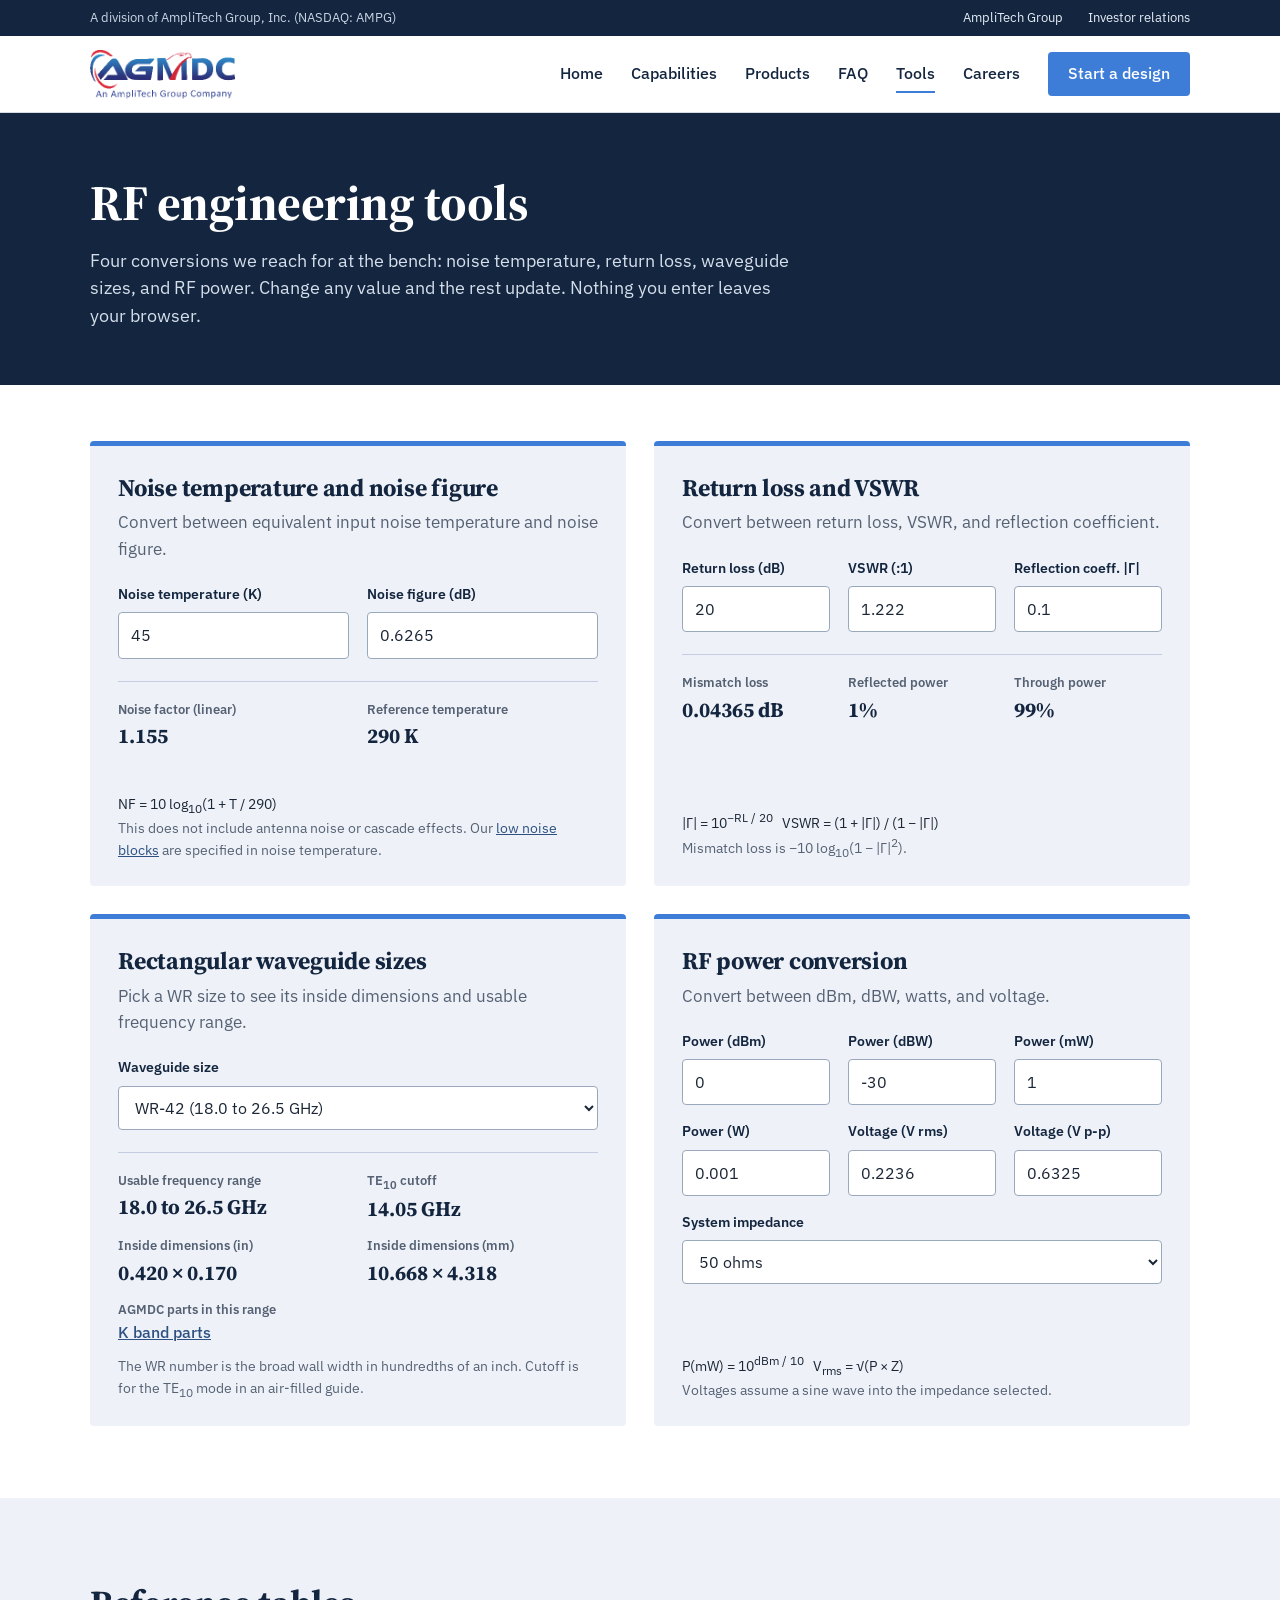
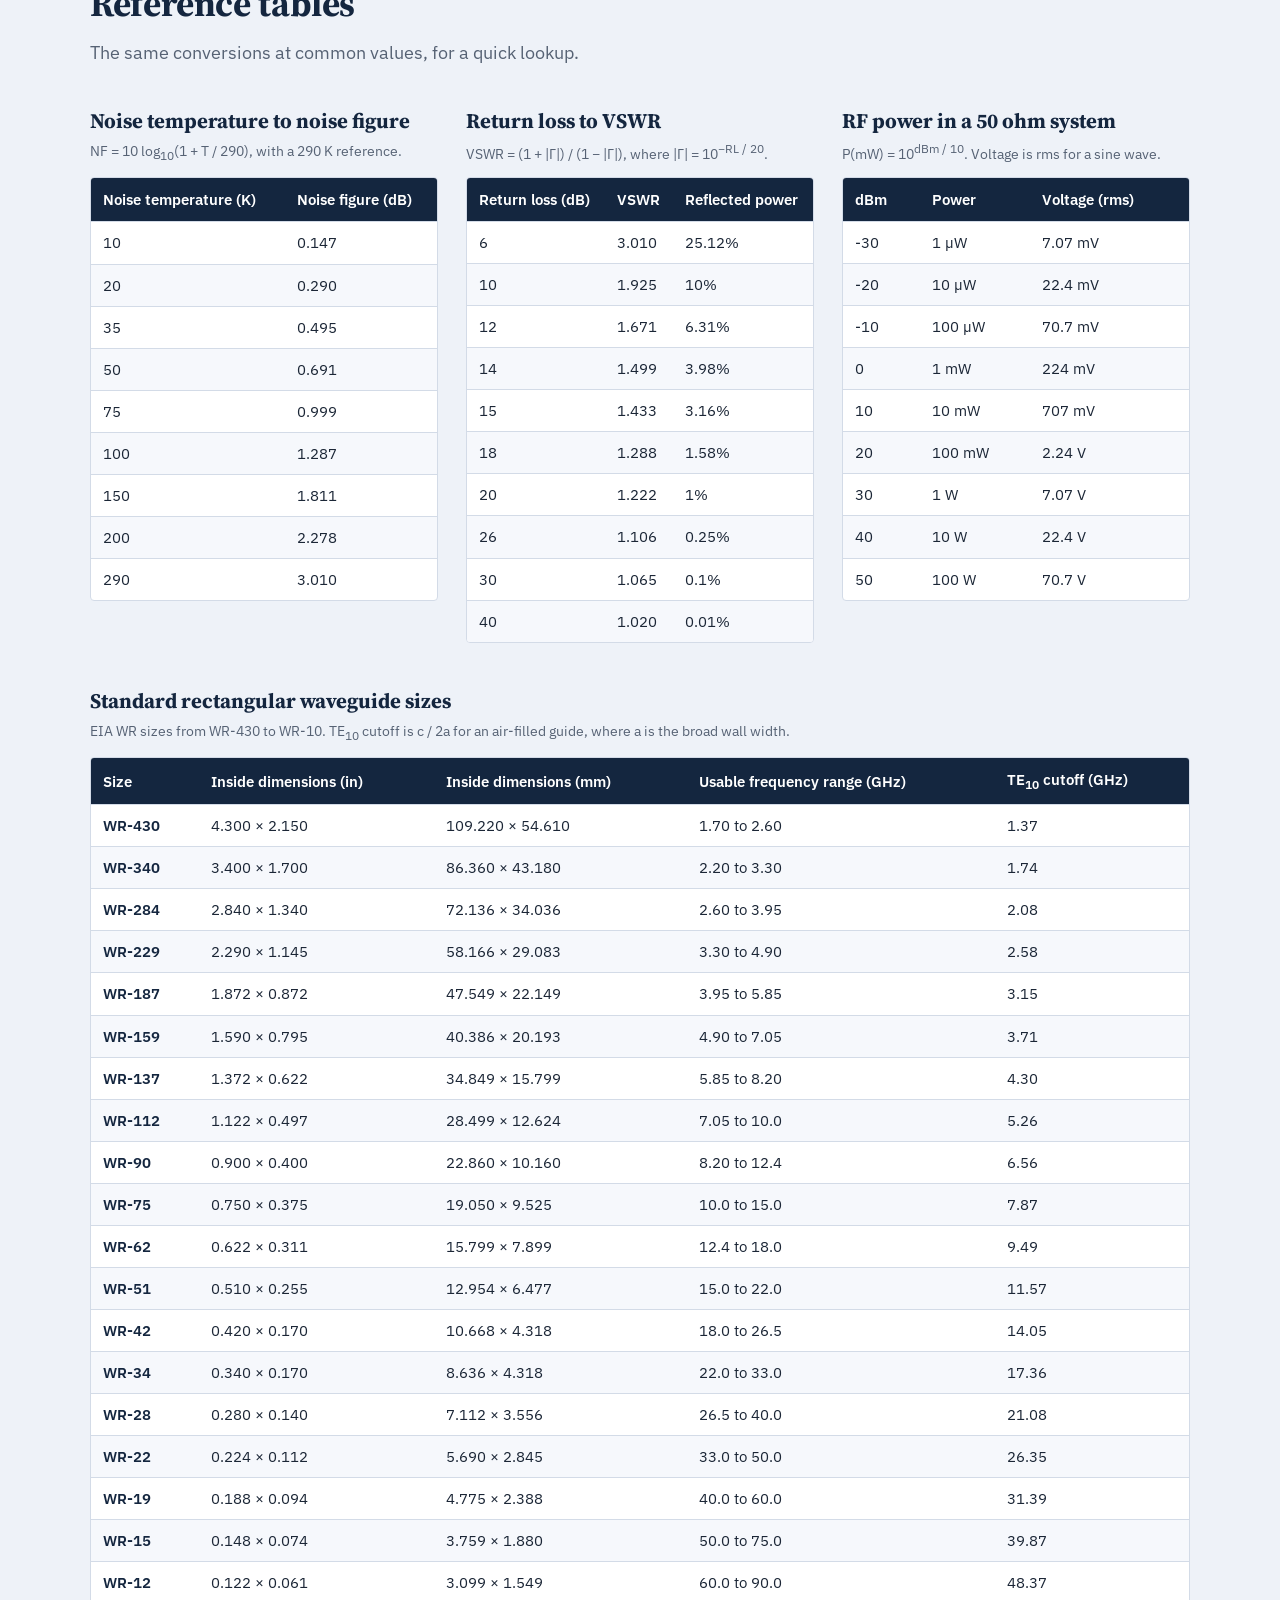
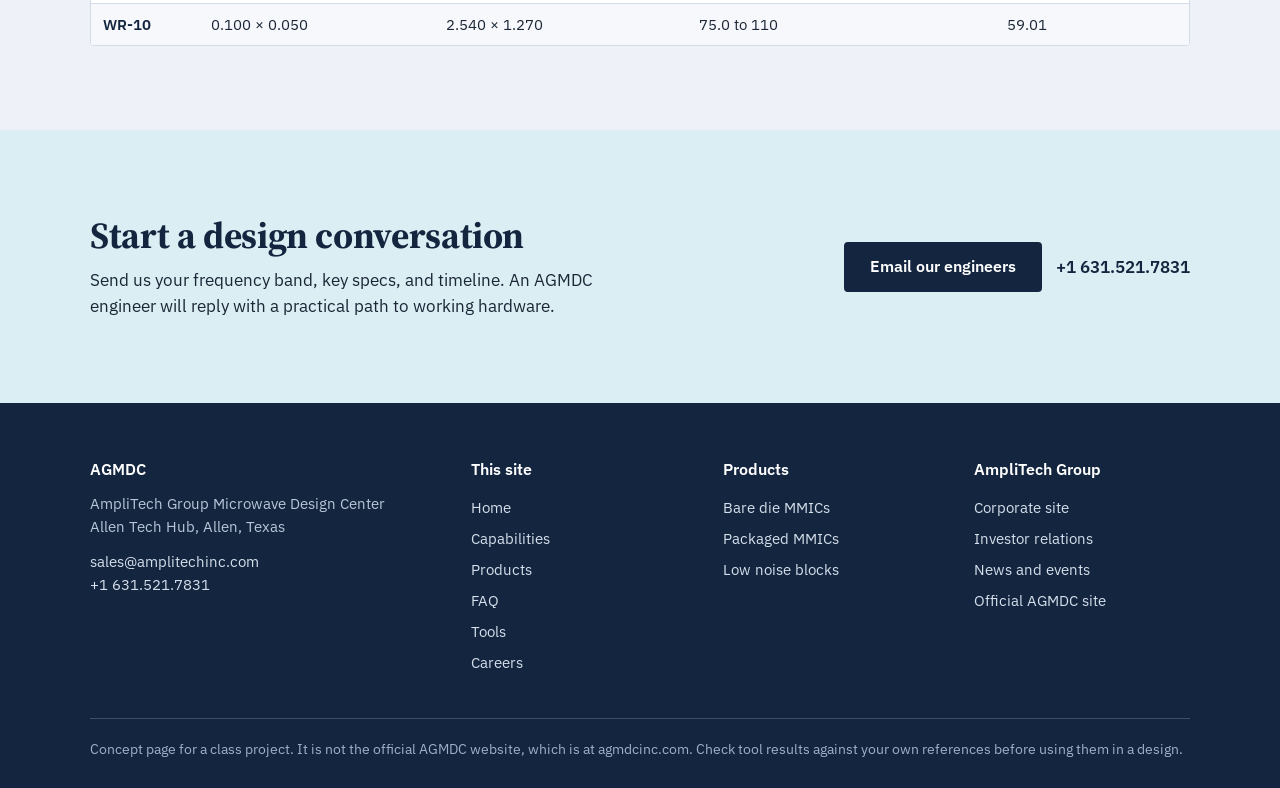
<file: tools.html>
<!DOCTYPE html>
<html lang="en">
<head>
  <meta charset="utf-8">
  <meta name="viewport" content="width=device-width, initial-scale=1">
  <meta name="robots" content="noindex">
  <title>RF Engineering Tools: Noise Temperature, VSWR, Waveguide, Power | AGMDC</title>
  <meta name="description" content="Free RF engineering tools from AGMDC: noise temperature to noise figure, return loss to VSWR, rectangular waveguide sizes, and RF power unit conversion.">
  <link rel="canonical" href="https://jimcarroll-ag.github.io/AGMDC_ConceptLandingPage/tools.html">
  <link rel="preconnect" href="https://fonts.googleapis.com">
  <link rel="preconnect" href="https://fonts.gstatic.com" crossorigin>
  <link href="https://fonts.googleapis.com/css2?family=IBM+Plex+Sans:ital,wght@0,400;0,500;0,600;1,400&family=Source+Serif+4:wght@700&display=swap" rel="stylesheet">
  <link rel="stylesheet" href="styles.css">
  <style>
    /* Tools page only. Everything else comes from styles.css. */
    .tools { padding: 56px 0 72px; }
    .tool-grid {
      display: grid;
      grid-template-columns: repeat(2, minmax(0, 1fr));
      gap: 28px;
    }
    .tool {
      display: flex;
      flex-direction: column;
      background: var(--panel);
      border-top: 5px solid var(--blue);
      border-radius: 4px;
      padding: 28px 28px 24px;
      scroll-margin-top: 100px;
    }
    .tool h2 { font-size: 1.5rem; }
    .tool .what { margin-top: 8px; color: var(--muted); }
    .tool-fields {
      display: grid;
      grid-template-columns: repeat(2, minmax(0, 1fr));
      gap: 16px 18px;
      margin-top: 22px;
    }
    .tool-fields.three { grid-template-columns: repeat(3, minmax(0, 1fr)); }
    .tool-fields .wide { grid-column: 1 / -1; }
    .tool-out {
      display: grid;
      grid-template-columns: repeat(3, minmax(0, 1fr));
      gap: 14px 18px;
      margin: 22px 0 0;
      padding-top: 18px;
      border-top: 1px solid #c3cee0;
    }
    .tool-out.two { grid-template-columns: repeat(2, minmax(0, 1fr)); }
    .tool-out dt { font-size: 0.82rem; font-weight: 600; color: var(--muted); }
    .tool-out dd {
      margin: 3px 0 0;
      font-family: var(--serif);
      font-size: 1.3rem;
      font-weight: 700;
      line-height: 1.25;
      color: var(--navy);
      font-variant-numeric: tabular-nums;
    }
    .tool-out dd.links { font-family: var(--sans); font-size: 0.97rem; font-weight: 500; }
    .tool-out .wide { grid-column: 1 / -1; }
    .tool-msg { min-height: 1.5em; margin-top: 10px; font-size: 0.9rem; font-weight: 500; color: #a3262c; }
    .tool-note { margin-top: auto; padding-top: 14px; font-size: 0.88rem; color: var(--muted); }
    .tool-note .formula { color: var(--ink); font-variant-numeric: tabular-nums; }

    .ref-grid {
      display: grid;
      grid-template-columns: repeat(3, minmax(0, 1fr));
      gap: 28px;
      align-items: start;
    }
    .ref h3 { font-family: var(--serif); font-size: 1.3rem; font-weight: 700; }
    .ref .formula { margin-top: 6px; font-size: 0.9rem; color: var(--muted); }
    .ref-wide { margin-top: 44px; }
    .ref .tablewrap { background: var(--white); }

    @media (max-width: 980px) {
      .ref-grid { grid-template-columns: 1fr; }
    }
    @media (max-width: 860px) {
      .tool-grid { grid-template-columns: 1fr; }
    }
    @media (max-width: 460px) {
      .tool { padding: 22px 18px 20px; }
      .tool-fields.three { grid-template-columns: repeat(2, minmax(0, 1fr)); }
      .tool-out { grid-template-columns: repeat(2, minmax(0, 1fr)); }
    }
  </style>
</head>
<body>

  <div class="utility">
    <div class="wrap">
      <span class="tagline">A division of AmpliTech Group, Inc. (NASDAQ: AMPG)</span>
      <span>
        <a href="https://www.amplitechgroup.com">AmpliTech Group</a>
        <a href="https://www.amplitechgroup.com/investor-relations/">Investor relations</a>
      </span>
    </div>
  </div>

  <header class="nav">
    <div class="wrap">
      <a class="nav-logo" href="index.html"><img src="logo.png" alt="AGMDC, an AmpliTech Group company"></a>
      <nav class="nav-links" aria-label="Main">
        <a class="hide-sm" href="index.html">Home</a>
        <a class="hide-sm hide-md" href="index.html#capabilities">Capabilities</a>
        <a href="products.html">Products</a>
        <a class="hide-sm" href="faq.html">FAQ</a>
        <a href="tools.html" aria-current="page">Tools</a>
        <a class="hide-sm" href="careers.html">Careers</a>
        <a class="btn btn-primary hide-sm" href="mailto:sales@amplitechinc.com?subject=AGMDC%20Design%20Consultation">Start a design</a>
      </nav>
    </div>
  </header>

  <main>

    <section class="page-head">
      <div class="wrap">
        <h1>RF engineering tools</h1>
        <p>Four conversions we reach for at the bench: noise temperature, return loss, waveguide sizes, and RF power. Change any value and the rest update. Nothing you enter leaves your browser.</p>
      </div>
    </section>

    <!-- =====================================================================
         THE FOUR TOOLS
         Each tool is one <section class="tool">. The math for all four is in
         the script at the bottom of this file.
         The waveguide pulldown reads its numbers from the waveguide table in
         the Reference tables section, so that table is the only place to
         add or correct a waveguide size.
         ===================================================================== -->
    <section class="tools">
      <div class="wrap">
        <div class="tool-grid">

          <section class="tool" id="noise" aria-labelledby="noise-h">
            <h2 id="noise-h">Noise temperature and noise figure</h2>
            <p class="what">Convert between equivalent input noise temperature and noise figure.</p>
            <div class="tool-fields">
              <div class="field">
                <label for="nt-k">Noise temperature (K)</label>
                <input id="nt-k" type="number" inputmode="decimal" min="0" step="any" value="45">
              </div>
              <div class="field">
                <label for="nt-nf">Noise figure (dB)</label>
                <input id="nt-nf" type="number" inputmode="decimal" min="0" step="any" value="0.6265">
              </div>
            </div>
            <dl class="tool-out two" aria-live="polite">
              <div><dt>Noise factor (linear)</dt><dd id="nt-f">1.155</dd></div>
              <div><dt>Reference temperature</dt><dd>290 K</dd></div>
            </dl>
            <p class="tool-msg" id="nt-msg" role="status"></p>
            <p class="tool-note"><span class="formula">NF = 10 log<sub>10</sub>(1 + T / 290)</span><br>This does not include antenna noise or cascade effects. Our <a href="products.html?form=lnb">low noise blocks</a> are specified in noise temperature.</p>
          </section>

          <section class="tool" id="vswr" aria-labelledby="vswr-h">
            <h2 id="vswr-h">Return loss and VSWR</h2>
            <p class="what">Convert between return loss, VSWR, and reflection coefficient.</p>
            <div class="tool-fields three">
              <div class="field">
                <label for="rl-db">Return loss (dB)</label>
                <input id="rl-db" type="number" inputmode="decimal" min="0" step="any" value="20">
              </div>
              <div class="field">
                <label for="rl-vswr">VSWR (:1)</label>
                <input id="rl-vswr" type="number" inputmode="decimal" min="1" step="any" value="1.222">
              </div>
              <div class="field">
                <label for="rl-gamma">Reflection coeff. |&Gamma;|</label>
                <input id="rl-gamma" type="number" inputmode="decimal" min="0" max="1" step="any" value="0.1">
              </div>
            </div>
            <dl class="tool-out" aria-live="polite">
              <div><dt>Mismatch loss</dt><dd id="rl-ml">0.04365 dB</dd></div>
              <div><dt>Reflected power</dt><dd id="rl-refl">1%</dd></div>
              <div><dt>Through power</dt><dd id="rl-thru">99%</dd></div>
            </dl>
            <p class="tool-msg" id="rl-msg" role="status"></p>
            <p class="tool-note"><span class="formula">|&Gamma;| = 10<sup>&minus;RL / 20</sup> &nbsp; VSWR = (1 + |&Gamma;|) / (1 &minus; |&Gamma;|)</span><br>Mismatch loss is &minus;10 log<sub>10</sub>(1 &minus; |&Gamma;|<sup>2</sup>).</p>
          </section>

          <section class="tool" id="waveguide" aria-labelledby="wg-h">
            <h2 id="wg-h">Rectangular waveguide sizes</h2>
            <p class="what">Pick a WR size to see its inside dimensions and usable frequency range.</p>
            <div class="tool-fields">
              <div class="field wide">
                <label for="wg-size">Waveguide size</label>
                <select id="wg-size">
                  <option value="WR-430">WR-430 (1.70 to 2.60 GHz)</option>
                  <option value="WR-340">WR-340 (2.20 to 3.30 GHz)</option>
                  <option value="WR-284">WR-284 (2.60 to 3.95 GHz)</option>
                  <option value="WR-229">WR-229 (3.30 to 4.90 GHz)</option>
                  <option value="WR-187">WR-187 (3.95 to 5.85 GHz)</option>
                  <option value="WR-159">WR-159 (4.90 to 7.05 GHz)</option>
                  <option value="WR-137">WR-137 (5.85 to 8.20 GHz)</option>
                  <option value="WR-112">WR-112 (7.05 to 10.0 GHz)</option>
                  <option value="WR-90">WR-90 (8.20 to 12.4 GHz)</option>
                  <option value="WR-75">WR-75 (10.0 to 15.0 GHz)</option>
                  <option value="WR-62">WR-62 (12.4 to 18.0 GHz)</option>
                  <option value="WR-51">WR-51 (15.0 to 22.0 GHz)</option>
                  <option value="WR-42" selected>WR-42 (18.0 to 26.5 GHz)</option>
                  <option value="WR-34">WR-34 (22.0 to 33.0 GHz)</option>
                  <option value="WR-28">WR-28 (26.5 to 40.0 GHz)</option>
                  <option value="WR-22">WR-22 (33.0 to 50.0 GHz)</option>
                  <option value="WR-19">WR-19 (40.0 to 60.0 GHz)</option>
                  <option value="WR-15">WR-15 (50.0 to 75.0 GHz)</option>
                  <option value="WR-12">WR-12 (60.0 to 90.0 GHz)</option>
                  <option value="WR-10">WR-10 (75.0 to 110 GHz)</option>
                </select>
              </div>
            </div>
            <dl class="tool-out two" aria-live="polite">
              <div><dt>Usable frequency range</dt><dd id="wg-range">18.0 to 26.5 GHz</dd></div>
              <div><dt>TE<sub>10</sub> cutoff</dt><dd id="wg-fc">14.05 GHz</dd></div>
              <div><dt>Inside dimensions (in)</dt><dd id="wg-in">0.420 &times; 0.170</dd></div>
              <div><dt>Inside dimensions (mm)</dt><dd id="wg-mm">10.668 &times; 4.318</dd></div>
              <div class="wide"><dt>AGMDC parts in this range</dt><dd class="links" id="wg-parts"><a href="products.html?band=K">K band parts</a></dd></div>
            </dl>
            <p class="tool-note">The WR number is the broad wall width in hundredths of an inch. Cutoff is for the TE<sub>10</sub> mode in an air-filled guide.</p>
          </section>

          <section class="tool" id="power" aria-labelledby="pw-h">
            <h2 id="pw-h">RF power conversion</h2>
            <p class="what">Convert between dBm, dBW, watts, and voltage.</p>
            <div class="tool-fields three">
              <div class="field">
                <label for="pw-dbm">Power (dBm)</label>
                <input id="pw-dbm" type="number" inputmode="decimal" step="any" value="0">
              </div>
              <div class="field">
                <label for="pw-dbw">Power (dBW)</label>
                <input id="pw-dbw" type="number" inputmode="decimal" step="any" value="-30">
              </div>
              <div class="field">
                <label for="pw-mw">Power (mW)</label>
                <input id="pw-mw" type="number" inputmode="decimal" min="0" step="any" value="1">
              </div>
              <div class="field">
                <label for="pw-w">Power (W)</label>
                <input id="pw-w" type="number" inputmode="decimal" min="0" step="any" value="0.001">
              </div>
              <div class="field">
                <label for="pw-vrms">Voltage (V rms)</label>
                <input id="pw-vrms" type="number" inputmode="decimal" min="0" step="any" value="0.2236">
              </div>
              <div class="field">
                <label for="pw-vpp">Voltage (V p-p)</label>
                <input id="pw-vpp" type="number" inputmode="decimal" min="0" step="any" value="0.6325">
              </div>
              <div class="field wide">
                <label for="pw-z">System impedance</label>
                <select id="pw-z">
                  <option value="50" selected>50 ohms</option>
                  <option value="75">75 ohms</option>
                </select>
              </div>
            </div>
            <p class="tool-msg" id="pw-msg" role="status"></p>
            <p class="tool-note"><span class="formula">P(mW) = 10<sup>dBm / 10</sup> &nbsp; V<sub>rms</sub> = &radic;(P &times; Z)</span><br>Voltages assume a sine wave into the impedance selected.</p>
          </section>

        </div>
      </div>
    </section>

    <!-- =====================================================================
         REFERENCE TABLES
         Plain text versions of the same conversions, so the numbers can be
         read without running the tools.
         ===================================================================== -->
    <section class="section section-tint ref" id="reference">
      <div class="wrap">
        <div class="section-head">
          <h2>Reference tables</h2>
          <p class="lede">The same conversions at common values, for a quick lookup.</p>
        </div>

        <div class="ref-grid">
          <div>
            <h3>Noise temperature to noise figure</h3>
            <p class="formula">NF = 10 log<sub>10</sub>(1 + T / 290), with a 290 K reference.</p>
            <div class="tablewrap">
              <table>
                <thead><tr><th scope="col">Noise temperature (K)</th><th scope="col">Noise figure (dB)</th></tr></thead>
                <tbody>
                  <tr><td>10</td><td>0.147</td></tr>
                  <tr><td>20</td><td>0.290</td></tr>
                  <tr><td>35</td><td>0.495</td></tr>
                  <tr><td>50</td><td>0.691</td></tr>
                  <tr><td>75</td><td>0.999</td></tr>
                  <tr><td>100</td><td>1.287</td></tr>
                  <tr><td>150</td><td>1.811</td></tr>
                  <tr><td>200</td><td>2.278</td></tr>
                  <tr><td>290</td><td>3.010</td></tr>
                </tbody>
              </table>
            </div>
          </div>
          <div>
            <h3>Return loss to VSWR</h3>
            <p class="formula">VSWR = (1 + |&Gamma;|) / (1 &minus; |&Gamma;|), where |&Gamma;| = 10<sup>&minus;RL / 20</sup>.</p>
            <div class="tablewrap">
              <table>
                <thead><tr><th scope="col">Return loss (dB)</th><th scope="col">VSWR</th><th scope="col">Reflected power</th></tr></thead>
                <tbody>
                  <tr><td>6</td><td>3.010</td><td>25.12%</td></tr>
                  <tr><td>10</td><td>1.925</td><td>10%</td></tr>
                  <tr><td>12</td><td>1.671</td><td>6.31%</td></tr>
                  <tr><td>14</td><td>1.499</td><td>3.98%</td></tr>
                  <tr><td>15</td><td>1.433</td><td>3.16%</td></tr>
                  <tr><td>18</td><td>1.288</td><td>1.58%</td></tr>
                  <tr><td>20</td><td>1.222</td><td>1%</td></tr>
                  <tr><td>26</td><td>1.106</td><td>0.25%</td></tr>
                  <tr><td>30</td><td>1.065</td><td>0.1%</td></tr>
                  <tr><td>40</td><td>1.020</td><td>0.01%</td></tr>
                </tbody>
              </table>
            </div>
          </div>
          <div>
            <h3>RF power in a 50 ohm system</h3>
            <p class="formula">P(mW) = 10<sup>dBm / 10</sup>. Voltage is rms for a sine wave.</p>
            <div class="tablewrap">
              <table>
                <thead><tr><th scope="col">dBm</th><th scope="col">Power</th><th scope="col">Voltage (rms)</th></tr></thead>
                <tbody>
                  <tr><td>-30</td><td>1 &micro;W</td><td>7.07 mV</td></tr>
                  <tr><td>-20</td><td>10 &micro;W</td><td>22.4 mV</td></tr>
                  <tr><td>-10</td><td>100 &micro;W</td><td>70.7 mV</td></tr>
                  <tr><td>0</td><td>1 mW</td><td>224 mV</td></tr>
                  <tr><td>10</td><td>10 mW</td><td>707 mV</td></tr>
                  <tr><td>20</td><td>100 mW</td><td>2.24 V</td></tr>
                  <tr><td>30</td><td>1 W</td><td>7.07 V</td></tr>
                  <tr><td>40</td><td>10 W</td><td>22.4 V</td></tr>
                  <tr><td>50</td><td>100 W</td><td>70.7 V</td></tr>
                </tbody>
              </table>
            </div>
          </div>
        </div>

        <div class="ref-wide">
          <h3>Standard rectangular waveguide sizes</h3>
          <p class="formula">EIA WR sizes from WR-430 to WR-10. TE<sub>10</sub> cutoff is c / 2a for an air-filled guide, where a is the broad wall width.</p>
          <div class="tablewrap">
            <!-- The waveguide pulldown above is built from these rows.
                 To add or correct a size, edit the row here. data-bands lists
                 the AGMDC product bands the tool links to for that size. -->
            <table id="wg-table">
              <thead><tr><th scope="col">Size</th><th scope="col">Inside dimensions (in)</th><th scope="col">Inside dimensions (mm)</th><th scope="col">Usable frequency range (GHz)</th><th scope="col">TE<sub>10</sub> cutoff (GHz)</th></tr></thead>
              <tbody>
                <tr id="wg-WR-430" data-bands="L,S"><td class="part">WR-430</td><td>4.300 &times; 2.150</td><td>109.220 &times; 54.610</td><td>1.70 to 2.60</td><td>1.37</td></tr>
                <tr id="wg-WR-340" data-bands="S"><td class="part">WR-340</td><td>3.400 &times; 1.700</td><td>86.360 &times; 43.180</td><td>2.20 to 3.30</td><td>1.74</td></tr>
                <tr id="wg-WR-284" data-bands="S"><td class="part">WR-284</td><td>2.840 &times; 1.340</td><td>72.136 &times; 34.036</td><td>2.60 to 3.95</td><td>2.08</td></tr>
                <tr id="wg-WR-229" data-bands="S,C"><td class="part">WR-229</td><td>2.290 &times; 1.145</td><td>58.166 &times; 29.083</td><td>3.30 to 4.90</td><td>2.58</td></tr>
                <tr id="wg-WR-187" data-bands="C"><td class="part">WR-187</td><td>1.872 &times; 0.872</td><td>47.549 &times; 22.149</td><td>3.95 to 5.85</td><td>3.15</td></tr>
                <tr id="wg-WR-159" data-bands="C"><td class="part">WR-159</td><td>1.590 &times; 0.795</td><td>40.386 &times; 20.193</td><td>4.90 to 7.05</td><td>3.71</td></tr>
                <tr id="wg-WR-137" data-bands="C"><td class="part">WR-137</td><td>1.372 &times; 0.622</td><td>34.849 &times; 15.799</td><td>5.85 to 8.20</td><td>4.30</td></tr>
                <tr id="wg-WR-112" data-bands="C,X"><td class="part">WR-112</td><td>1.122 &times; 0.497</td><td>28.499 &times; 12.624</td><td>7.05 to 10.0</td><td>5.26</td></tr>
                <tr id="wg-WR-90" data-bands="X"><td class="part">WR-90</td><td>0.900 &times; 0.400</td><td>22.860 &times; 10.160</td><td>8.20 to 12.4</td><td>6.56</td></tr>
                <tr id="wg-WR-75" data-bands="X,Ku"><td class="part">WR-75</td><td>0.750 &times; 0.375</td><td>19.050 &times; 9.525</td><td>10.0 to 15.0</td><td>7.87</td></tr>
                <tr id="wg-WR-62" data-bands="Ku"><td class="part">WR-62</td><td>0.622 &times; 0.311</td><td>15.799 &times; 7.899</td><td>12.4 to 18.0</td><td>9.49</td></tr>
                <tr id="wg-WR-51" data-bands="Ku,K"><td class="part">WR-51</td><td>0.510 &times; 0.255</td><td>12.954 &times; 6.477</td><td>15.0 to 22.0</td><td>11.57</td></tr>
                <tr id="wg-WR-42" data-bands="K"><td class="part">WR-42</td><td>0.420 &times; 0.170</td><td>10.668 &times; 4.318</td><td>18.0 to 26.5</td><td>14.05</td></tr>
                <tr id="wg-WR-34" data-bands="K,Ka"><td class="part">WR-34</td><td>0.340 &times; 0.170</td><td>8.636 &times; 4.318</td><td>22.0 to 33.0</td><td>17.36</td></tr>
                <tr id="wg-WR-28" data-bands="Ka,Q"><td class="part">WR-28</td><td>0.280 &times; 0.140</td><td>7.112 &times; 3.556</td><td>26.5 to 40.0</td><td>21.08</td></tr>
                <tr id="wg-WR-22" data-bands="Ka,Q"><td class="part">WR-22</td><td>0.224 &times; 0.112</td><td>5.690 &times; 2.845</td><td>33.0 to 50.0</td><td>26.35</td></tr>
                <tr id="wg-WR-19" data-bands="Q"><td class="part">WR-19</td><td>0.188 &times; 0.094</td><td>4.775 &times; 2.388</td><td>40.0 to 60.0</td><td>31.39</td></tr>
                <tr id="wg-WR-15" data-bands=""><td class="part">WR-15</td><td>0.148 &times; 0.074</td><td>3.759 &times; 1.880</td><td>50.0 to 75.0</td><td>39.87</td></tr>
                <tr id="wg-WR-12" data-bands=""><td class="part">WR-12</td><td>0.122 &times; 0.061</td><td>3.099 &times; 1.549</td><td>60.0 to 90.0</td><td>48.37</td></tr>
                <tr id="wg-WR-10" data-bands=""><td class="part">WR-10</td><td>0.100 &times; 0.050</td><td>2.540 &times; 1.270</td><td>75.0 to 110</td><td>59.01</td></tr>
              </tbody>
            </table>
          </div>
        </div>
      </div>
    </section>

    <section class="section contact">
      <div class="wrap">
        <div>
          <h2>Start a design conversation</h2>
          <p>Send us your frequency band, key specs, and timeline. An AGMDC engineer will reply with a practical path to working hardware.</p>
        </div>
        <div class="contact-actions">
          <a class="btn btn-navy" href="mailto:sales@amplitechinc.com?subject=AGMDC%20Design%20Consultation">Email our engineers</a>
          <a class="phone" href="tel:+16315217831">+1 631.521.7831</a>
        </div>
      </div>
    </section>

  </main>

  <footer class="footer">
    <div class="wrap">
      <div class="footer-grid">
        <div>
          <h3>AGMDC</h3>
          <p>AmpliTech Group Microwave Design Center<br>Allen Tech Hub, Allen, Texas</p>
          <p style="margin-top:12px;"><a href="mailto:sales@amplitechinc.com">sales@amplitechinc.com</a><br><a href="tel:+16315217831">+1 631.521.7831</a></p>
        </div>
        <div>
          <h3>This site</h3>
          <ul>
            <li><a href="index.html">Home</a></li>
            <li><a href="index.html#capabilities">Capabilities</a></li>
            <li><a href="products.html">Products</a></li>
            <li><a href="faq.html">FAQ</a></li>
            <li><a href="tools.html">Tools</a></li>
            <li><a href="careers.html">Careers</a></li>
          </ul>
        </div>
        <div>
          <h3>Products</h3>
          <ul>
            <li><a href="products.html?form=die">Bare die MMICs</a></li>
            <li><a href="products.html?form=pkg">Packaged MMICs</a></li>
            <li><a href="products.html?form=lnb">Low noise blocks</a></li>
          </ul>
        </div>
        <div>
          <h3>AmpliTech Group</h3>
          <ul>
            <li><a href="https://www.amplitechgroup.com">Corporate site</a></li>
            <li><a href="https://www.amplitechgroup.com/investor-relations/">Investor relations</a></li>
            <li><a href="https://www.amplitechgroup.com/news-and-events/">News and events</a></li>
            <li><a href="https://www.agmdcinc.com">Official AGMDC site</a></li>
          </ul>
        </div>
      </div>
      <p class="footer-note">Concept page for a class project. It is not the official AGMDC website, which is at agmdcinc.com. Check tool results against your own references before using them in a design.</p>
    </div>
  </footer>

  <script>
  (function () {
    "use strict";

    function $(id) { return document.getElementById(id); }

    /* Round to 4 significant figures and drop trailing zeros. */
    function tidy(x) { return String(Number(x.toPrecision(4))); }

    /* ------------------------------------------------------------------
       Linked fields. Every field in a tool converts to one shared "base"
       value and back. Typing in any field updates the others.
         toBase(v)   returns the base value, or NaN if v is out of range
         fromBase(b) returns this field's value for that base
       ------------------------------------------------------------------ */
    function linkFields(fields, msgEl, onChange) {
      function update(source) {
        const raw = source.el.value.trim();
        const base = raw === "" ? NaN : source.toBase(Number(raw));
        const ok = Number.isFinite(base);
        fields.forEach(function (f) {
          if (f !== source) f.el.value = ok ? tidy(f.fromBase(base)) : "";
        });
        msgEl.textContent = ok || raw === "" ? "" : source.hint;
        onChange(ok ? base : NaN);
      }
      fields.forEach(function (f) {
        f.el.addEventListener("input", function () { update(f); });
      });
      return update;
    }

    /* ---------- 1. Noise temperature and noise figure (base: kelvin) ---------- */
    const T0 = 290;
    const noise = [
      { el: $("nt-k"),
        toBase: function (v) { return v >= 0 ? v : NaN; },
        fromBase: function (t) { return t; },
        hint: "Enter a noise temperature of 0 K or more." },
      { el: $("nt-nf"),
        toBase: function (v) { return v >= 0 ? T0 * (Math.pow(10, v / 10) - 1) : NaN; },
        fromBase: function (t) { return 10 * Math.log10(1 + t / T0); },
        hint: "Enter a noise figure of 0 dB or more." }
    ];
    linkFields(noise, $("nt-msg"), function (t) {
      $("nt-f").textContent = Number.isFinite(t) ? tidy(1 + t / T0) : "–";
    })(noise[0]);

    /* ---------- 2. Return loss and VSWR (base: |gamma|, between 0 and 1) ---------- */
    const match = [
      { el: $("rl-db"),
        toBase: function (v) { return v > 0 ? Math.pow(10, -v / 20) : NaN; },
        fromBase: function (g) { return -20 * Math.log10(g); },
        hint: "Enter a return loss above 0 dB." },
      { el: $("rl-vswr"),
        toBase: function (v) { return v > 1 ? (v - 1) / (v + 1) : NaN; },
        fromBase: function (g) { return (1 + g) / (1 - g); },
        hint: "Enter a VSWR above 1. A VSWR of exactly 1 is a perfect match." },
      { el: $("rl-gamma"),
        toBase: function (v) { return v > 0 && v < 1 ? v : NaN; },
        fromBase: function (g) { return g; },
        hint: "Enter a reflection coefficient between 0 and 1." }
    ];
    linkFields(match, $("rl-msg"), function (g) {
      const ok = Number.isFinite(g);
      $("rl-ml").textContent = ok ? tidy(-10 * Math.log10(1 - g * g)) + " dB" : "–";
      $("rl-refl").textContent = ok ? tidy(100 * g * g) + "%" : "–";
      $("rl-thru").textContent = ok ? tidy(100 * (1 - g * g)) + "%" : "–";
    })(match[0]);

    /* ---------- 3. Waveguide sizes (read from the reference table) ---------- */
    const wgSelect = $("wg-size");
    function showWaveguide() {
      const row = document.getElementById("wg-" + wgSelect.value);
      if (!row) return;
      const cells = row.cells;
      $("wg-in").textContent = cells[1].textContent;
      $("wg-mm").textContent = cells[2].textContent;
      $("wg-range").textContent = cells[3].textContent + " GHz";
      $("wg-fc").textContent = cells[4].textContent + " GHz";
      const bands = row.dataset.bands ? row.dataset.bands.split(",") : [];
      const out = $("wg-parts");
      out.textContent = "";
      if (bands.length) {
        bands.forEach(function (b, i) {
          if (i) out.appendChild(document.createTextNode(" · "));
          const a = document.createElement("a");
          a.href = "products.html?band=" + encodeURIComponent(b);
          a.textContent = b + " band parts";
          out.appendChild(a);
        });
      } else {
        out.appendChild(document.createTextNode("Above our standard catalog range of DC to 50 GHz. "));
        const a = document.createElement("a");
        a.href = "mailto:sales@amplitechinc.com?subject=" +
          encodeURIComponent("AGMDC Design Consultation: " + wgSelect.value + " band");
        a.textContent = "Ask about a custom design";
        out.appendChild(a);
        out.appendChild(document.createTextNode("."));
      }
    }
    wgSelect.addEventListener("change", showWaveguide);
    showWaveguide();

    /* ---------- 4. RF power (base: watts) ---------- */
    const zSelect = $("pw-z");
    function z() { return Number(zSelect.value); }
    const ROOT8 = 2 * Math.SQRT2;                 // peak-to-peak = 2 x sqrt(2) x rms
    const power = [
      { el: $("pw-dbm"),
        toBase: function (v) { return Math.pow(10, (v - 30) / 10); },
        fromBase: function (w) { return 10 * Math.log10(w) + 30; },
        hint: "Enter a power in dBm." },
      { el: $("pw-dbw"),
        toBase: function (v) { return Math.pow(10, v / 10); },
        fromBase: function (w) { return 10 * Math.log10(w); },
        hint: "Enter a power in dBW." },
      { el: $("pw-mw"),
        toBase: function (v) { return v > 0 ? v / 1000 : NaN; },
        fromBase: function (w) { return w * 1000; },
        hint: "Enter a power above 0 mW." },
      { el: $("pw-w"),
        toBase: function (v) { return v > 0 ? v : NaN; },
        fromBase: function (w) { return w; },
        hint: "Enter a power above 0 W." },
      { el: $("pw-vrms"),
        toBase: function (v) { return v > 0 ? v * v / z() : NaN; },
        fromBase: function (w) { return Math.sqrt(w * z()); },
        hint: "Enter a voltage above 0 V." },
      { el: $("pw-vpp"),
        toBase: function (v) { return v > 0 ? (v / ROOT8) * (v / ROOT8) / z() : NaN; },
        fromBase: function (w) { return ROOT8 * Math.sqrt(w * z()); },
        hint: "Enter a voltage above 0 V." }
    ];
    const updatePower = linkFields(power, $("pw-msg"), function () {});
    updatePower(power[0]);
    /* Changing the impedance keeps the power and recalculates the voltages. */
    zSelect.addEventListener("change", function () { updatePower(power[0]); });
  })();
  </script>

  <!-- Chatling chatbot (Lab 3 bot), floating chat widget -->
  <script> window.chtlConfig = { chatbotId: "2329735411" } </script>
  <script async data-id="2329735411" id="chtl-script" type="text/javascript" src="https://chatling.ai/js/embed.js"></script>
</body>
</html>
</file>
<file: styles.css>
/* AGMDC concept site. Shared styles for index.html and products.html.
   Palette and type are taken from the AGMDC marketing components sheet (Rev 14). */

:root {
  --navy: #14263f;
  --navy-2: #1c3254;
  --blue: #3d7dd8;
  --blue-deep: #2e5182;
  --panel: #eef2f8;
  --ice: #daeef3;
  --ink: #1b2636;
  --muted: #566274;
  --line: #d3dbe7;
  --white: #ffffff;
  --red: #d7343b;

  --serif: Cambria, "Source Serif 4", Georgia, "Times New Roman", serif;
  --sans: "IBM Plex Sans", "Segoe UI", Helvetica, Arial, sans-serif;

  --wrap: 1180px;
  --gutter: clamp(20px, 4vw, 40px);
}

* { box-sizing: border-box; }

html { scroll-behavior: smooth; }

body {
  margin: 0;
  font-family: var(--sans);
  font-size: 17px;
  line-height: 1.55;
  color: var(--ink);
  background: var(--white);
  -webkit-font-smoothing: antialiased;
}

img, video { max-width: 100%; display: block; }

a { color: var(--blue-deep); }
a:hover { color: var(--blue); }

:focus-visible {
  outline: 3px solid var(--blue);
  outline-offset: 3px;
}

h1, h2, h3 { margin: 0; color: var(--navy); }

h1, h2 {
  font-family: var(--serif);
  font-weight: 700;
  letter-spacing: -0.01em;
}

h1 { font-size: clamp(2.3rem, 5.2vw, 4rem); line-height: 1.05; }
h2 { font-size: clamp(1.7rem, 3vw, 2.3rem); line-height: 1.15; }
h3 { font-family: var(--sans); font-size: 1.12rem; font-weight: 600; line-height: 1.3; }

p { margin: 0; }

.wrap {
  width: 100%;
  max-width: var(--wrap);
  margin: 0 auto;
  padding: 0 var(--gutter);
}

.lede { font-size: 1.15rem; color: var(--muted); max-width: 62ch; }

/* ---------- Utility bar and navigation ---------- */

.utility {
  background: var(--navy);
  color: #c9d4e4;
  font-size: 0.82rem;
}
.utility .wrap {
  display: flex;
  justify-content: space-between;
  align-items: center;
  gap: 16px;
  min-height: 36px;
}
.utility a { color: #e6edf7; text-decoration: none; margin-left: 22px; }
.utility a:hover { color: var(--white); text-decoration: underline; }

.nav {
  background: var(--white);
  border-bottom: 1px solid var(--line);
  position: sticky;
  top: 0;
  z-index: 40;
}
.nav .wrap {
  display: flex;
  align-items: center;
  justify-content: space-between;
  gap: 24px;
  min-height: 76px;
}
.nav-logo { flex-shrink: 0; }
.nav-logo img { height: 50px; width: auto; }
.nav-links { display: flex; align-items: center; gap: 28px; }
.nav-links a {
  color: var(--navy);
  text-decoration: none;
  font-weight: 500;
  font-size: 0.97rem;
  padding: 6px 0;
  border-bottom: 2px solid transparent;
}
.nav-links a:hover,
.nav-links a[aria-current="page"] { border-bottom-color: var(--blue); }

/* ---------- Buttons ---------- */

.btn {
  display: inline-block;
  font-family: var(--sans);
  font-size: 0.98rem;
  font-weight: 600;
  line-height: 1;
  padding: 15px 24px;
  border-radius: 4px;
  border: 2px solid transparent;
  text-decoration: none;
  cursor: pointer;
  white-space: nowrap;
}
.btn-primary { background: var(--blue); color: var(--white); border-color: var(--blue); }
.btn-primary:hover { background: #2f6cc4; border-color: #2f6cc4; color: var(--white); }
.btn-ghost { background: transparent; color: var(--white); border-color: rgba(255, 255, 255, 0.75); }
.btn-ghost:hover { background: var(--white); color: var(--navy); }
.btn-navy { background: var(--navy); color: var(--white); border-color: var(--navy); }
.btn-navy:hover { background: var(--navy-2); color: var(--white); }
.nav-links a.btn { padding: 12px 18px; border-bottom-width: 2px; color: var(--white); }
.nav-links a.btn:hover { border-bottom-color: #2f6cc4; }

/* ---------- Hero with background video ----------
   The video is shown whole, never cropped. On wide screens it sits against the
   right edge at full height and the headline sits on navy to its left. */

.hero {
  --h: min(56.25vw, 720px);            /* hero height: 16:9 of the page width, capped */
  --vw: calc(var(--h) * 16 / 9);       /* width of the uncropped video at that height */
  position: relative;
  background: var(--navy);
  color: var(--white);
  height: var(--h);
  display: flex;
  align-items: center;
  overflow: hidden;
}
.hero video {
  position: absolute;
  top: 0;
  right: 0;
  width: var(--vw);
  height: 100%;
  object-fit: contain;
}
.hero::after {
  content: "";
  position: absolute;
  inset: 0;
  background: linear-gradient(90deg,
    rgba(20, 38, 63, 1) 0,
    rgba(20, 38, 63, 1) calc(100% - var(--vw)),
    rgba(20, 38, 63, 0.8) calc(100% - var(--vw) + 9%),
    rgba(20, 38, 63, 0) calc(100% - var(--vw) + 44%));
}
.hero .wrap { position: relative; z-index: 2; padding-top: 32px; padding-bottom: 32px; }
.hero h1 { color: var(--white); max-width: 13ch; font-size: clamp(2rem, 4.2vw, 3.6rem); }
.hero p {
  margin-top: 20px;
  max-width: 40ch;
  font-size: 1.08rem;
  color: #dbe5f3;
}
.hero-actions { display: flex; flex-wrap: wrap; gap: 14px; margin-top: 32px; }

/* ---------- Sections ---------- */

.section { padding: 84px 0; }
.section-tint { background: var(--panel); }
.section-navy { background: var(--navy); color: #d5deeb; }
.section-navy h2, .section-navy h3 { color: var(--white); }
.section-head { margin-bottom: 40px; }
.section-head .lede { margin-top: 14px; }
.section-navy .lede { color: #b9c6d9; }

/* Three pillars */
.pillars {
  display: grid;
  grid-template-columns: repeat(3, 1fr);
  gap: 0;
  border-top: 3px solid var(--navy);
}
.pillar { padding: 28px 28px 8px 0; }
.pillar + .pillar { padding-left: 28px; border-left: 1px solid var(--line); }
.pillar p { margin-top: 10px; color: var(--muted); }

/* ---------- Band strip (the signature element) ---------- */

.bandstrip {
  display: grid;
  grid-template-columns: repeat(10, 1fr);
  border-radius: 4px;
  overflow: hidden;
}
.bandstrip > * {
  display: flex;
  flex-direction: column;
  align-items: center;
  justify-content: center;
  gap: 4px;
  min-height: 78px;
  padding: 10px 4px;
  color: var(--white);
  font-family: var(--serif);
  font-weight: 700;
  font-size: 1.15rem;
  text-decoration: none;
  border: 0;
  cursor: pointer;
  position: relative;
  min-width: 0;
}
.bandstrip .cap { cursor: default; }
.bandstrip small {
  font-family: var(--sans);
  font-weight: 400;
  font-size: 0.72rem;
  color: rgba(255, 255, 255, 0.78);
  white-space: nowrap;
}
.bandstrip .b0 { background: #14263f; }
.bandstrip .b1 { background: #182c49; }
.bandstrip .b2 { background: #1c3254; }
.bandstrip .b3 { background: #20395f; }
.bandstrip .b4 { background: #24406a; }
.bandstrip .b5 { background: #294876; }
.bandstrip .b6 { background: #2e5182; }
.bandstrip .b7 { background: #335b8f; }
.bandstrip .b8 { background: #386a9c; }
.bandstrip .b9 { background: #3d7dd8; }
.bandstrip a:hover,
.bandstrip button:hover { color: var(--white); box-shadow: inset 0 -5px 0 var(--white); }
.bandstrip button[aria-pressed="true"] {
  background: var(--white);
  color: var(--navy);
  box-shadow: inset 0 0 0 3px var(--blue);
}
.bandstrip button[aria-pressed="true"] small { color: var(--muted); }
.bandstrip-note { margin-top: 12px; font-size: 0.92rem; color: var(--muted); font-style: italic; }
.section-navy .bandstrip-note { color: #b9c6d9; }
.section-navy .bandstrip { outline: 1px solid rgba(255, 255, 255, 0.25); }

/* ---------- Process (a real sequence, so it is numbered) ---------- */

.steps {
  list-style: none;
  margin: 0;
  padding: 0;
  display: grid;
  grid-template-columns: repeat(5, 1fr);
  counter-reset: step;
}
.steps li {
  counter-increment: step;
  padding: 22px 22px 0 0;
  border-top: 3px solid var(--blue);
  position: relative;
}
.steps li + li { padding-left: 22px; border-left: 1px solid var(--line); }
.steps li::before {
  content: counter(step);
  display: block;
  font-family: var(--serif);
  font-weight: 700;
  font-size: 2.2rem;
  line-height: 1;
  color: var(--blue);
  margin-bottom: 12px;
}
.steps p { margin-top: 8px; color: var(--muted); font-size: 0.97rem; }

/* ---------- Capability lists ---------- */

.lists { display: grid; grid-template-columns: repeat(3, 1fr); gap: 40px; }
.lists h3 { color: var(--blue-deep); padding-bottom: 10px; border-bottom: 1px solid var(--line); }
.lists ul { margin: 14px 0 0; padding: 0; list-style: none; }
.lists li { padding: 7px 0 7px 18px; position: relative; }
.lists li::before {
  content: "";
  position: absolute;
  left: 0;
  top: 17px;
  width: 7px;
  height: 7px;
  background: var(--blue);
  border-radius: 50%;
}

/* ---------- Product form links ---------- */

.forms { display: grid; grid-template-columns: repeat(3, 1fr); gap: 20px; }
.form-link {
  display: block;
  background: var(--white);
  border: 1px solid var(--line);
  border-left: 5px solid var(--blue);
  border-radius: 4px;
  padding: 26px 26px 24px;
  text-decoration: none;
  color: var(--ink);
}
.form-link:hover { border-color: var(--blue); color: var(--ink); background: #f8fafd; }
.form-link p { margin-top: 10px; color: var(--muted); }
.form-link span { display: inline-block; margin-top: 16px; font-weight: 600; color: var(--blue-deep); }

/* ---------- Markets ---------- */

.markets { display: grid; grid-template-columns: repeat(2, 1fr); gap: 0 56px; }
.market { padding: 22px 0; border-top: 1px solid rgba(255, 255, 255, 0.2); }
.market p { margin-top: 6px; color: #b9c6d9; }

.foundries { margin-top: 18px; font-size: 1.05rem; max-width: 70ch; }

/* ---------- Contact band ---------- */

.contact { background: var(--ice); }
.contact .wrap {
  display: flex;
  align-items: center;
  justify-content: space-between;
  gap: 32px;
  flex-wrap: wrap;
}
.contact p { margin-top: 10px; max-width: 56ch; }
.contact-actions { display: flex; flex-wrap: wrap; gap: 14px; align-items: center; }
.contact-actions .phone { font-weight: 600; color: var(--navy); text-decoration: none; }

/* ---------- X-Factor note ---------- */

.xfactor { padding: 44px 0; border-top: 1px solid var(--line); }
.xfactor .box {
  border-left: 5px solid var(--red);
  padding: 4px 0 4px 22px;
  max-width: 70ch;
}
.xfactor h2 { font-size: 1.35rem; }
.xfactor p { margin-top: 8px; }

/* ---------- Footer ---------- */

.footer { background: var(--navy); color: #b9c6d9; font-size: 0.93rem; padding: 56px 0 28px; }
.footer-grid { display: grid; grid-template-columns: 1.6fr 1fr 1fr 1fr; gap: 36px; }
.footer h3 { color: var(--white); font-size: 0.98rem; margin-bottom: 12px; }
.footer ul { list-style: none; margin: 0; padding: 0; }
.footer li { padding: 4px 0; }
.footer a { color: #d5deeb; text-decoration: none; }
.footer a:hover { color: var(--white); text-decoration: underline; }
.footer-note {
  margin-top: 40px;
  padding-top: 20px;
  border-top: 1px solid rgba(255, 255, 255, 0.18);
  font-size: 0.85rem;
  color: #9fb0c8;
}

/* ---------- Products page ---------- */

.page-head { background: var(--navy); color: #d5deeb; padding: 64px 0 56px; }
.page-head h1 { color: var(--white); font-size: clamp(2rem, 4.2vw, 3.1rem); max-width: 20ch; }
.page-head p { margin-top: 18px; max-width: 64ch; font-size: 1.1rem; }
.page-head a { color: var(--white); }

.finder { padding: 48px 0 20px; }
.finder h2 { margin-bottom: 8px; }
.finder > .wrap > p { color: var(--muted); max-width: 66ch; margin-bottom: 26px; }

.controls {
  display: grid;
  grid-template-columns: auto 1fr 1fr;
  gap: 20px 24px;
  align-items: end;
  margin-top: 24px;
}
.field label, .field .label {
  display: block;
  font-size: 0.86rem;
  font-weight: 600;
  color: var(--navy);
  margin-bottom: 7px;
}
.seg { display: inline-flex; border: 1px solid var(--navy); border-radius: 4px; overflow: hidden; }
.seg button {
  font: inherit;
  font-size: 0.93rem;
  font-weight: 500;
  padding: 11px 15px;
  background: var(--white);
  color: var(--navy);
  border: 0;
  border-left: 1px solid var(--navy);
  cursor: pointer;
  white-space: nowrap;
}
.seg button:first-child { border-left: 0; }
.seg button[aria-pressed="true"] { background: var(--navy); color: var(--white); }
.field select, .field input {
  font: inherit;
  font-size: 0.97rem;
  width: 100%;
  padding: 10px 12px;
  border: 1px solid #9aa8bc;
  border-radius: 4px;
  background: var(--white);
  color: var(--ink);
}

.status {
  display: flex;
  align-items: center;
  justify-content: space-between;
  gap: 18px;
  flex-wrap: wrap;
  margin-top: 26px;
  padding: 16px 20px;
  background: var(--panel);
  border-left: 5px solid var(--blue);
  border-radius: 4px;
}
.status strong { font-family: var(--serif); font-size: 1.3rem; color: var(--navy); }
.status-actions { display: flex; gap: 12px; align-items: center; flex-wrap: wrap; }
.linkbtn {
  font: inherit;
  font-size: 0.93rem;
  background: none;
  border: 0;
  padding: 0;
  color: var(--blue-deep);
  text-decoration: underline;
  cursor: pointer;
}

.results { padding: 12px 0 56px; }
.cat { margin-top: 36px; }
.cat h3 { font-family: var(--serif); font-size: 1.35rem; font-weight: 700; }
.cat h3 span { font-family: var(--sans); font-size: 0.9rem; font-weight: 400; color: var(--muted); margin-left: 8px; }
.cat-note { font-size: 0.88rem; color: var(--muted); margin-top: 8px; }
.tablewrap { margin-top: 12px; overflow-x: auto; border: 1px solid var(--line); border-radius: 4px; }
table { border-collapse: collapse; width: 100%; font-size: 0.93rem; font-variant-numeric: tabular-nums; }
th {
  background: var(--navy);
  color: var(--white);
  font-weight: 600;
  text-align: left;
  padding: 10px 12px;
  white-space: nowrap;
}
td { padding: 9px 12px; border-top: 1px solid var(--line); white-space: nowrap; }
tbody tr:nth-child(even) td { background: #f6f8fc; }
td.part { font-weight: 600; color: var(--navy); }
.flag {
  display: inline-block;
  margin-left: 8px;
  padding: 2px 7px;
  font-size: 0.72rem;
  font-weight: 600;
  border-radius: 3px;
  vertical-align: 1px;
}
.flag-dev { background: #fdecd2; color: #7a4a00; }
.flag-xmw { background: #dbe9fb; color: #1d4a8f; }

.empty {
  margin-top: 30px;
  padding: 36px;
  background: var(--navy);
  color: #d5deeb;
  border-radius: 4px;
}
.empty h3 { color: var(--white); font-family: var(--serif); font-size: 1.5rem; }
.empty p { margin: 10px 0 22px; max-width: 60ch; }

.legend { font-size: 0.88rem; color: var(--muted); margin-top: 28px; }
.legend p + p { margin-top: 4px; }

.about-products { max-width: 70ch; }
.about-products p + p { margin-top: 14px; }

/* ---------- Chatbot launcher (markup is injected by chatbot.js) ---------- */

.chat-launch {
  position: fixed;
  right: 22px;
  bottom: 22px;
  z-index: 60;
  display: flex;
  align-items: center;
  gap: 10px;
  font: inherit;
  font-weight: 600;
  font-size: 0.97rem;
  color: var(--white);
  background: var(--navy);
  border: 2px solid var(--white);
  border-radius: 999px;
  padding: 13px 20px;
  box-shadow: 0 6px 22px rgba(20, 38, 63, 0.35);
  cursor: pointer;
}
.chat-launch:hover { background: var(--blue-deep); }
.chat-launch .dot { width: 10px; height: 10px; border-radius: 50%; background: #5fd08a; }
.chat-panel {
  position: fixed;
  right: 22px;
  bottom: 86px;
  z-index: 60;
  width: min(400px, calc(100vw - 32px));
  height: min(600px, calc(100vh - 120px));
  background: var(--white);
  border: 1px solid var(--line);
  border-radius: 8px;
  box-shadow: 0 18px 50px rgba(20, 38, 63, 0.35);
  display: none;
  flex-direction: column;
  overflow: hidden;
}
.chat-panel.open { display: flex; }
.chat-head {
  display: flex;
  justify-content: space-between;
  align-items: center;
  background: var(--navy);
  color: var(--white);
  padding: 12px 16px;
  font-weight: 600;
}
.chat-head button {
  font: inherit;
  background: none;
  border: 0;
  color: var(--white);
  cursor: pointer;
  font-size: 0.9rem;
  text-decoration: underline;
}
.chat-body { flex: 1; min-height: 0; }
.chat-body iframe { width: 100%; height: 100%; border: 0; }
.chat-msg { padding: 22px; font-size: 0.97rem; }
.chat-msg p + p { margin-top: 12px; }

/* ---------- Responsive ---------- */

@media (max-width: 980px) {
  .steps { grid-template-columns: repeat(2, 1fr); gap: 24px 0; }
  .steps li:nth-child(odd) { padding-left: 0; border-left: 0; }
  .lists { grid-template-columns: 1fr; gap: 28px; }
  .forms { grid-template-columns: 1fr; }
  .footer-grid { grid-template-columns: 1fr 1fr; }
  .controls { grid-template-columns: 1fr; }
}

@media (max-width: 760px) {
  body { font-size: 16px; }
  .section { padding: 60px 0; }
  .utility .tagline { display: none; }
  .utility .wrap { justify-content: flex-end; }
  .nav-links a.hide-sm { display: none; }
  .nav-links { gap: 16px; }
  .nav-logo img { height: 40px; }
  .pillars { grid-template-columns: 1fr; }
  .pillar, .pillar + .pillar { padding: 22px 0 6px; border-left: 0; border-top: 1px solid var(--line); }
  .pillar:first-child { border-top: 0; }
  .bandstrip { grid-template-columns: repeat(5, 1fr); }
  .bandstrip > * { min-height: 66px; font-size: 0.98rem; padding: 8px 2px; }
  .bandstrip small { white-space: normal; text-align: center; font-size: 0.64rem; line-height: 1.2; }
  .nav-links a.btn { padding: 10px 12px; font-size: 0.88rem; }
  .nav .wrap { gap: 12px; }
  .markets { grid-template-columns: 1fr; }
  .seg { display: flex; flex-wrap: wrap; }
  .seg button { flex: 1 1 auto; }
}

@media (max-width: 900px) {
  /* Stack: whole video on top, headline underneath. */
  .hero { height: auto; display: block; }
  .hero video { position: static; width: 100%; height: auto; aspect-ratio: 16 / 9; }
  .hero::after { display: none; }
  .hero .wrap { padding-top: 32px; padding-bottom: 44px; }
  .hero h1 { max-width: 16ch; }
}

/* ---------- Careers: listing page and job pages ---------- */

.btn-outline { background: var(--white); color: var(--navy); border-color: var(--navy); }
.btn-outline:hover { background: var(--navy); color: var(--white); }

.openings { padding: 56px 0 72px; }
.openings .lede { margin-top: 10px; }
.job-list { margin-top: 28px; border-top: 3px solid var(--navy); }
.job-card {
  display: grid;
  grid-template-columns: minmax(0, 1fr) auto;
  gap: 16px 48px;
  align-items: start;
  padding: 30px 0;
  border-bottom: 1px solid var(--line);
}
.job-card h3 { font-family: var(--serif); font-size: 1.5rem; font-weight: 700; }
.job-card h3 a { color: var(--navy); text-decoration: none; }
.job-card h3 a:hover { color: var(--blue-deep); text-decoration: underline; }
.job-facts {
  list-style: none;
  margin: 8px 0 0;
  padding: 0;
  display: flex;
  flex-wrap: wrap;
  gap: 4px 26px;
  font-size: 0.95rem;
  color: var(--muted);
}
.job-facts strong { color: var(--navy); font-weight: 600; }
.job-card p { margin-top: 12px; max-width: 66ch; }
.job-card .actions { display: flex; flex-direction: column; gap: 10px; min-width: 168px; text-align: center; }
.job-empty, .job-fallback { padding: 26px 0; }
.job-fallback { margin: 0; padding-left: 20px; }
.apply-note { margin-top: 22px; font-size: 0.93rem; color: var(--muted); max-width: 70ch; }

.crumbs { font-size: 0.9rem; margin: 0 0 14px; }
.page-head .crumbs { margin-top: 0; }
.crumbs a { color: #c9d4e4; }

.job-layout {
  display: grid;
  grid-template-columns: minmax(0, 1fr) 320px;
  gap: 56px;
  align-items: start;
  padding: 52px 0 76px;
}
.job-body h2 { font-size: 1.45rem; margin-top: 38px; }
.job-body h2:first-child { margin-top: 0; }
.job-body p { margin-top: 12px; max-width: 68ch; }
.job-body ul { margin: 12px 0 0; padding-left: 20px; max-width: 68ch; }
.job-body li { padding: 4px 0; }
.job-body li::marker { color: var(--blue); }
.job-side {
  position: sticky;
  top: 100px;
  background: var(--panel);
  border-top: 5px solid var(--blue);
  border-radius: 4px;
  padding: 24px;
}
.job-side dl { margin: 0 0 6px; }
.job-side dt { font-size: 0.82rem; font-weight: 600; color: var(--muted); }
.job-side dd { margin: 2px 0 14px; font-weight: 500; color: var(--navy); }
.job-side .btn { display: block; text-align: center; }
.job-side-note { margin-top: 12px; font-size: 0.86rem; color: var(--muted); }
.job-side a.small { display: block; margin-top: 12px; font-size: 0.93rem; }

@media (max-width: 900px) {
  .job-layout { grid-template-columns: 1fr; gap: 36px; padding: 36px 0 56px; }
  .job-side { position: static; order: -1; }
  .job-card { grid-template-columns: 1fr; }
  .job-card .actions { flex-direction: row; flex-wrap: wrap; }
  .job-card .actions .btn { flex: 1 1 140px; }
}

/* Medium screens: drop the secondary menu links so the menu fits on one line. */
@media (max-width: 1000px) {
  .nav-links a.hide-md { display: none; }
  .nav-links { gap: 22px; }
}
</file>
